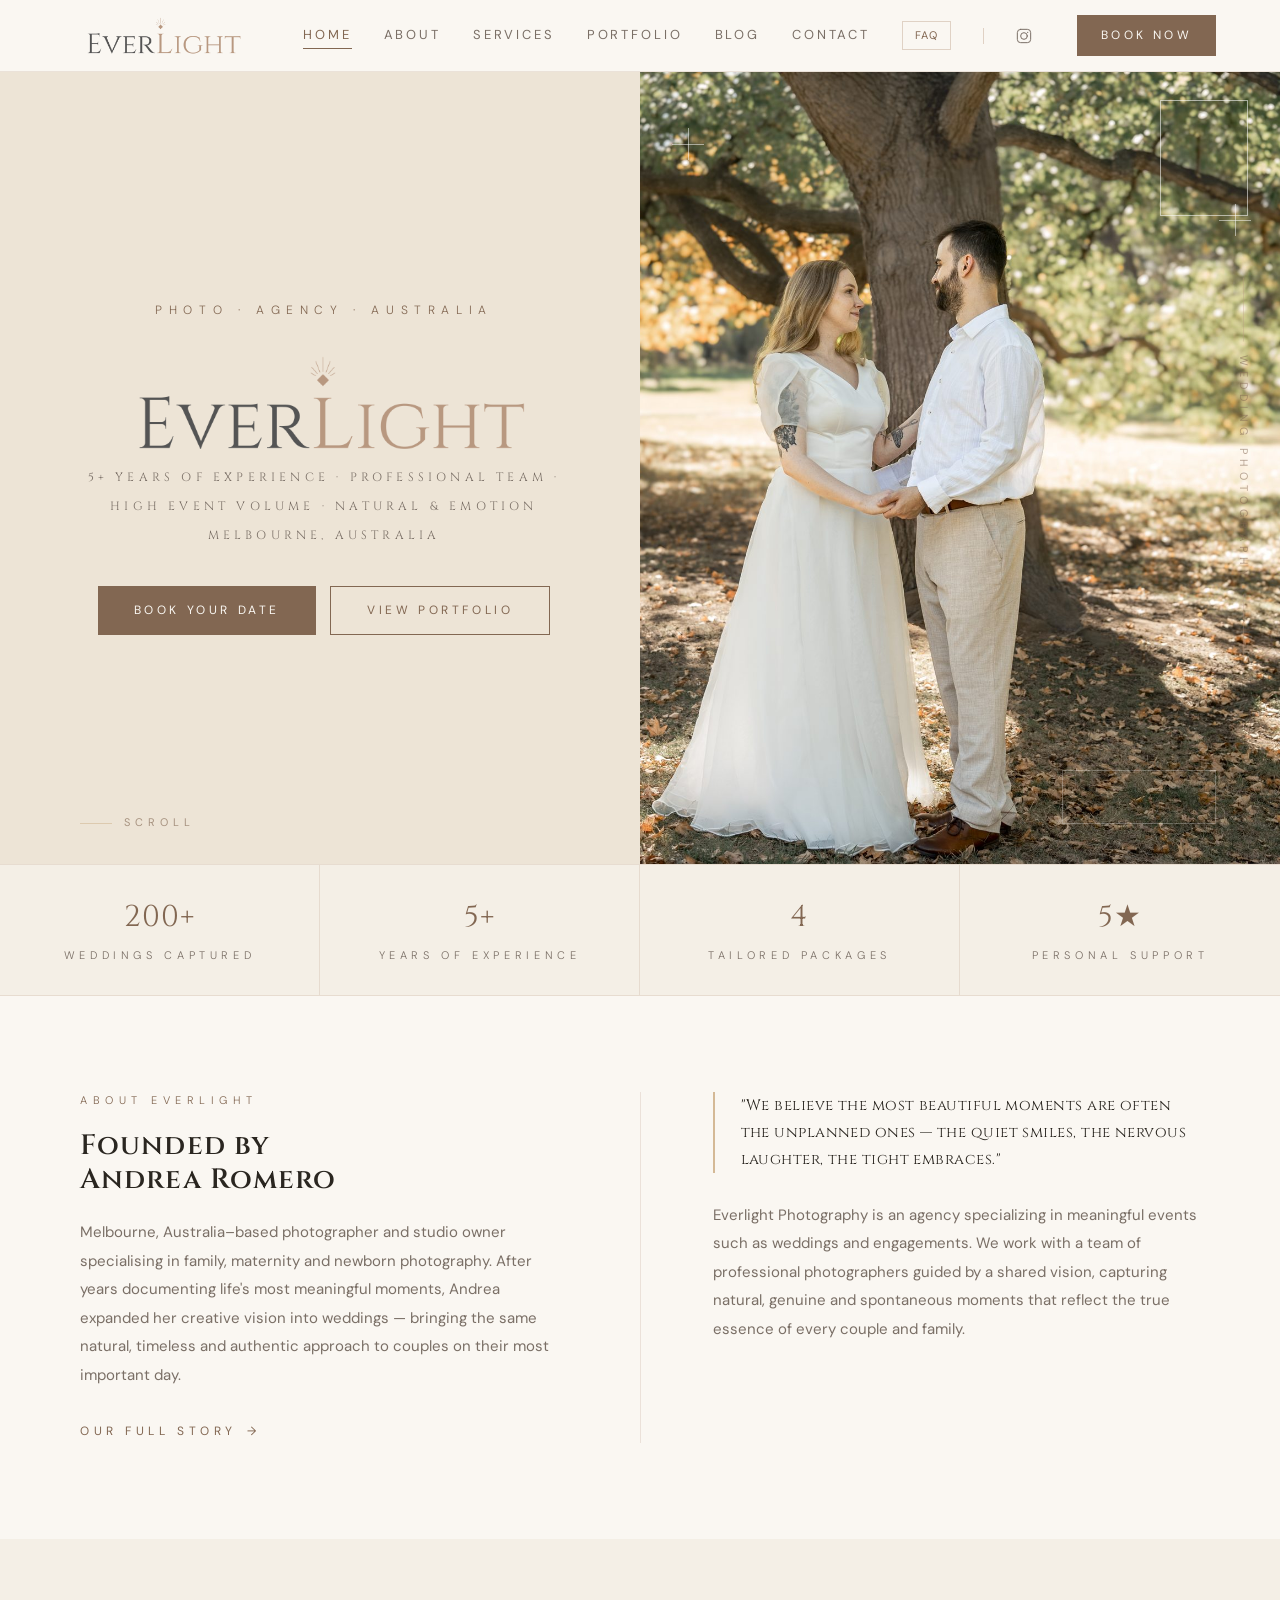
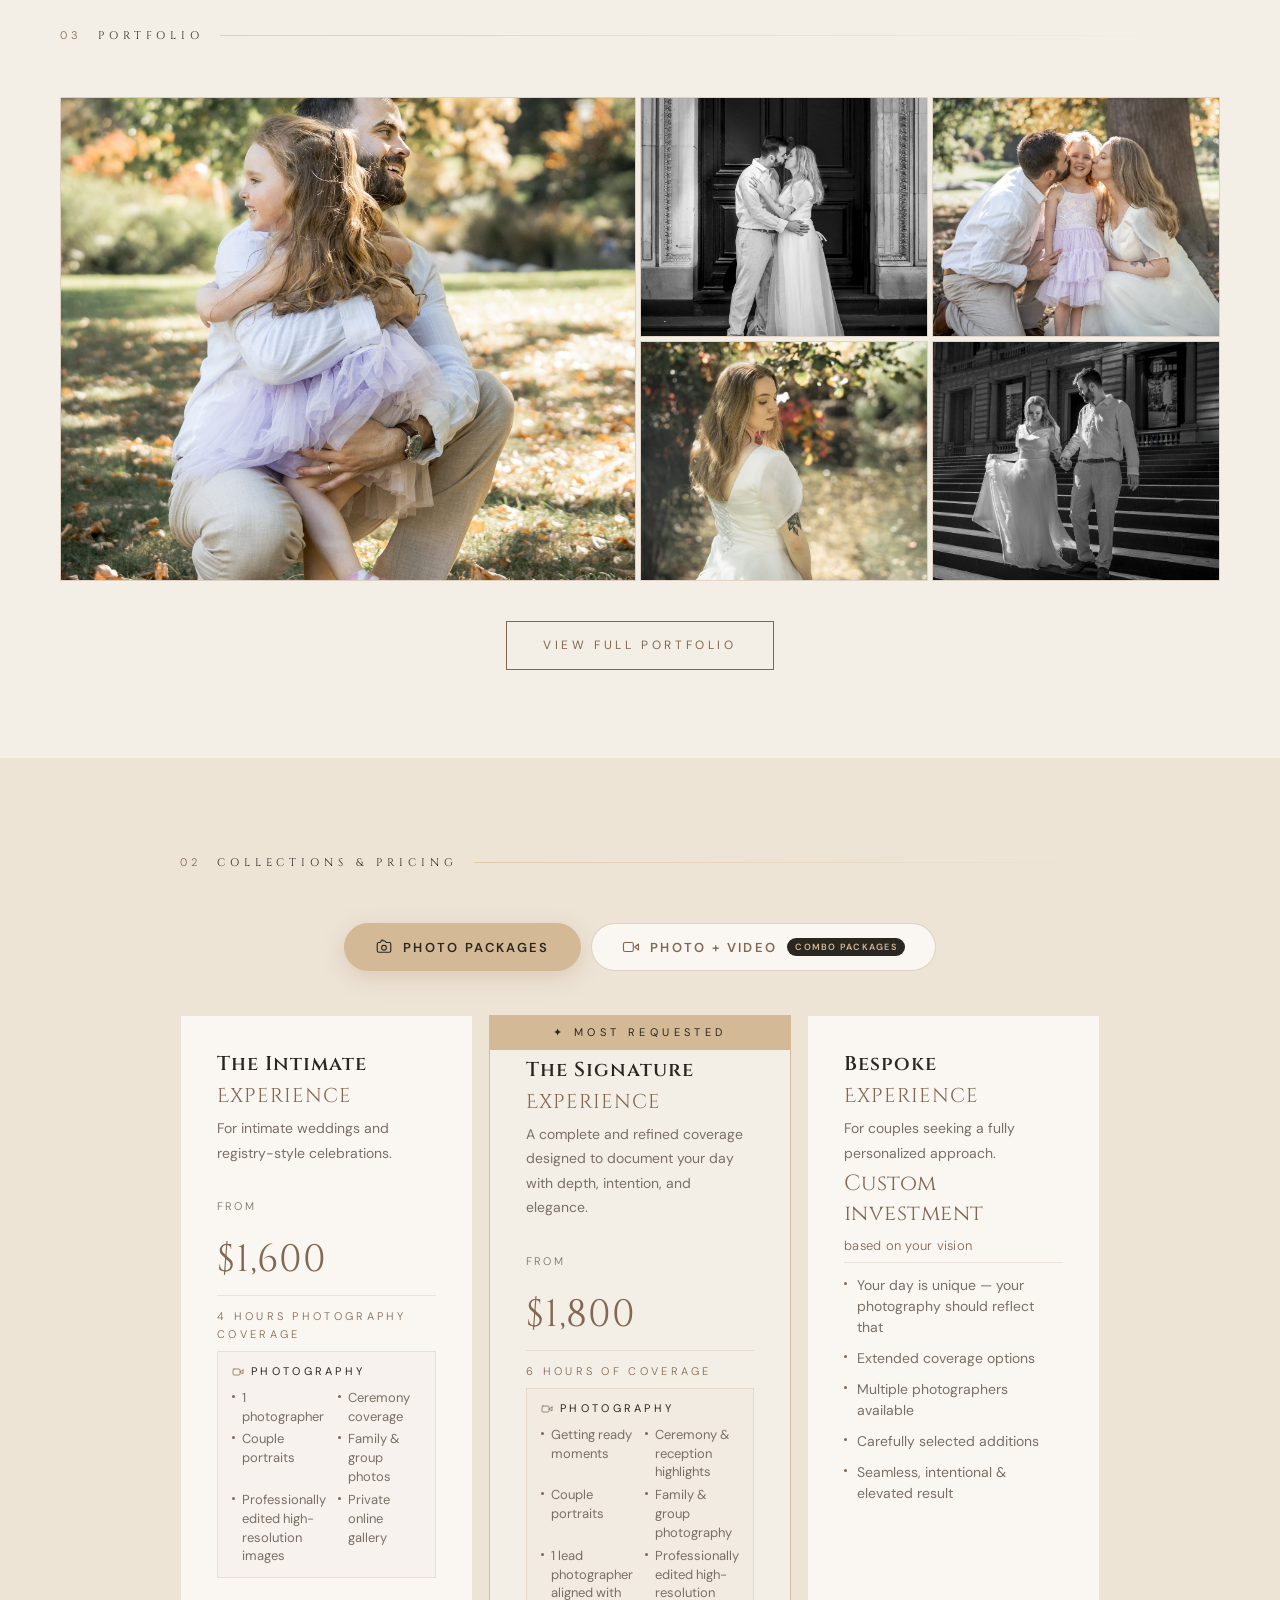
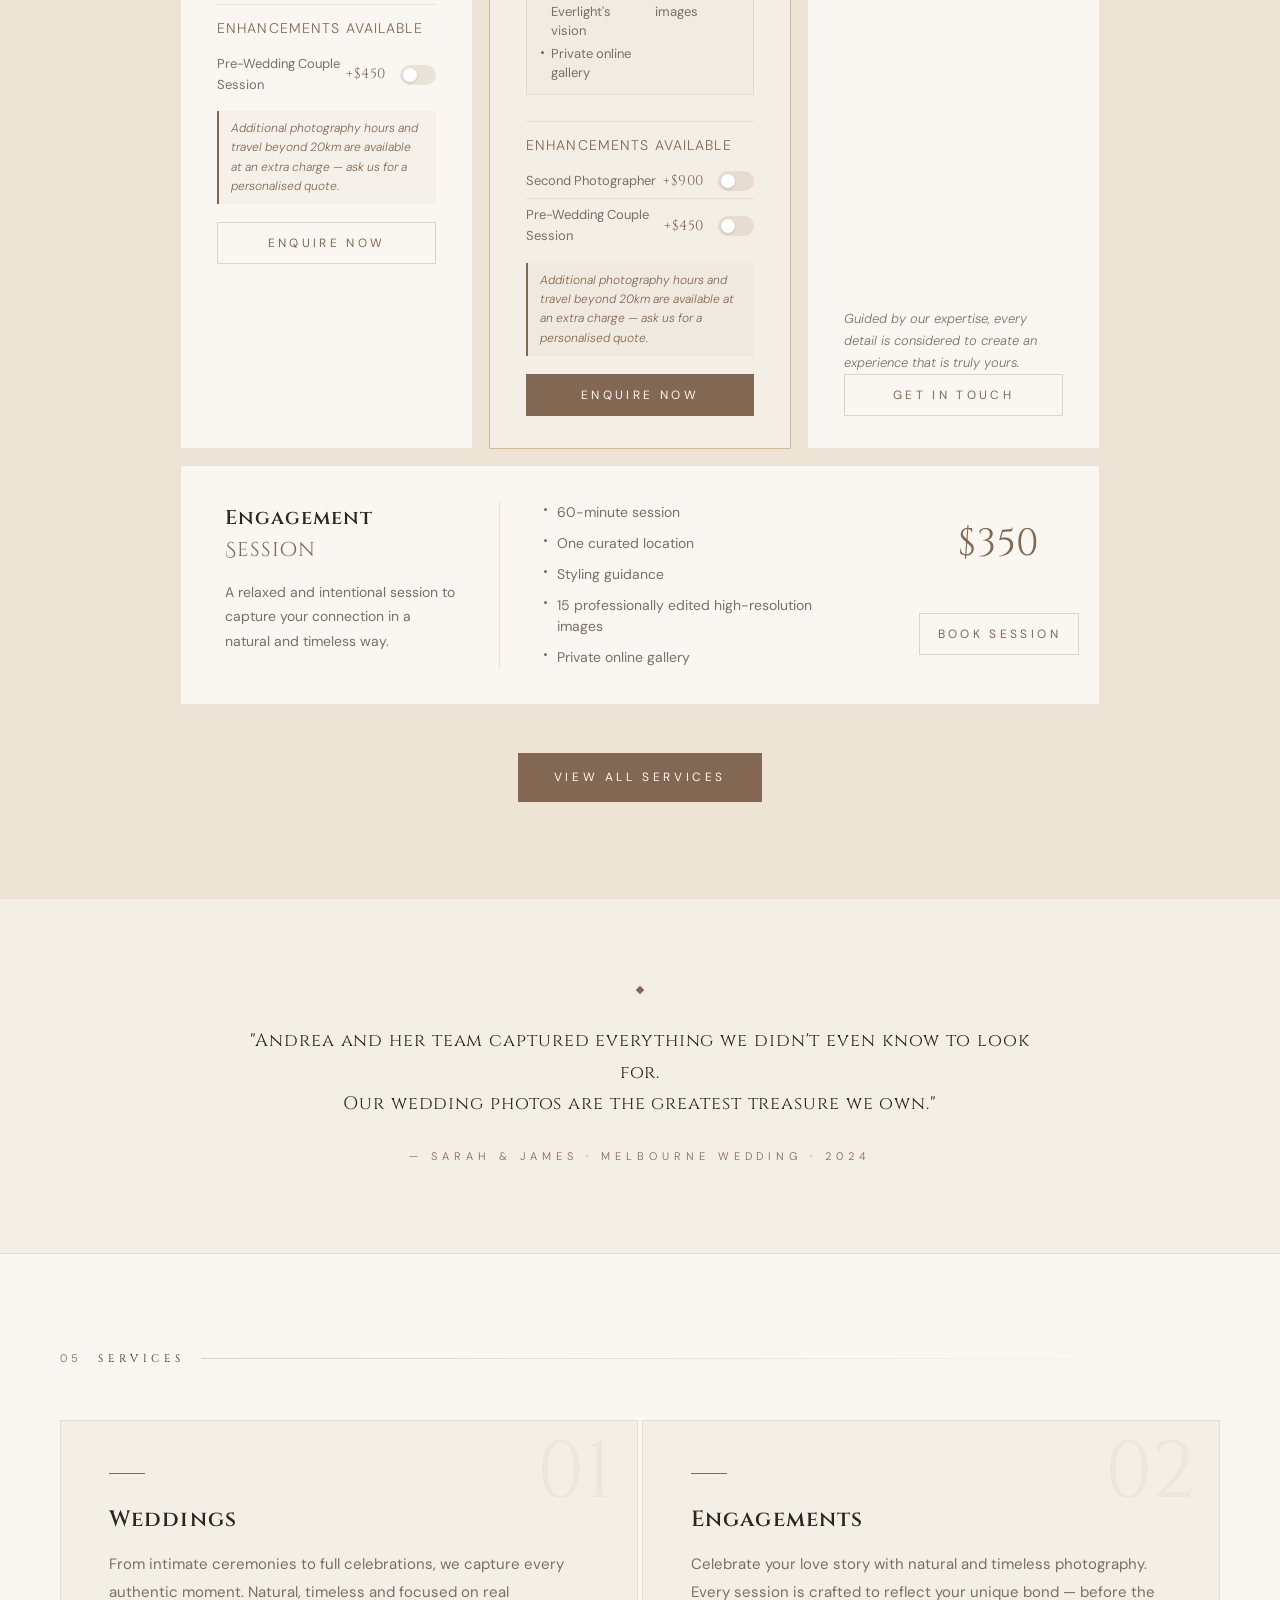
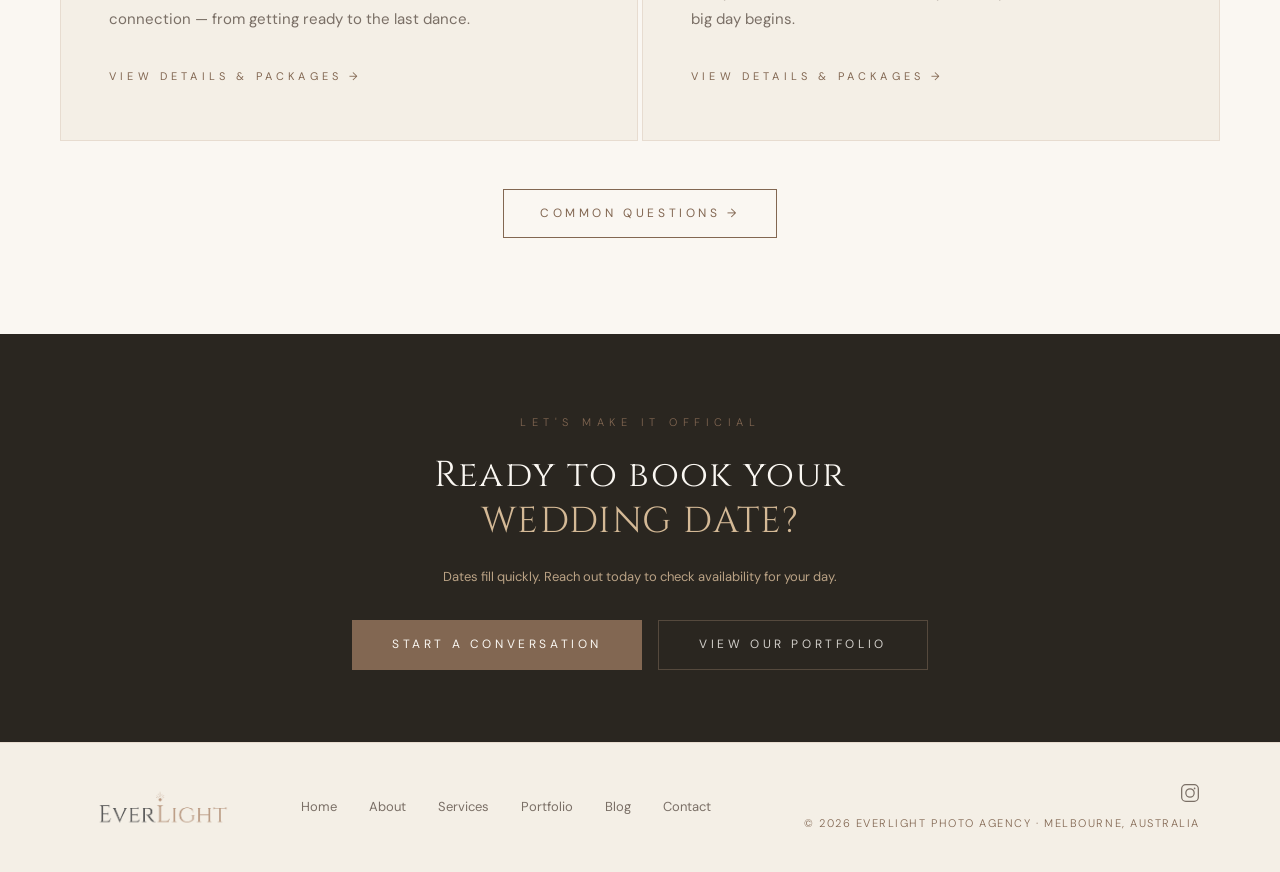
<file: index.html>
<!DOCTYPE html>
<html lang="en-AU">
<head>
  <meta charset="UTF-8">
  <meta name="viewport" content="width=device-width, initial-scale=1.0">
  <title>Everlight Photo Agency — Luxury Wedding Photography · Melbourne</title>
  <meta name="description" content="Luxury wedding photography in Melbourne, Australia by Everlight Photo Agency. Timeless, natural and emotional — capturing your day exactly as it was. Book your date today.">

  <!-- Canonical -->
  <link rel="canonical" href="https://everlightphotoagency.com/">

  <!-- Open Graph -->
  <meta property="og:type"        content="website">
  <meta property="og:url"         content="https://everlightphotoagency.com/">
  <meta property="og:title"       content="Everlight Photo Agency — Luxury Wedding Photography · Melbourne">
  <meta property="og:description" content="Timeless, emotional and natural wedding photography across Melbourne, Sydney and Byron Bay. Book your date with Everlight Photo Agency.">
  <meta property="og:image"       content="https://everlightphotoagency.com/images/hero-wedding.jpg">
  <meta property="og:locale"      content="en_AU">
  <meta property="og:site_name"   content="Everlight Photo Agency">

  <!-- Twitter Card -->
  <meta name="twitter:card"        content="summary_large_image">
  <meta name="twitter:title"       content="Everlight Photo Agency — Luxury Wedding Photography · Melbourne">
  <meta name="twitter:description" content="Timeless, emotional and natural wedding photography across Melbourne, Sydney and Byron Bay.">
  <meta name="twitter:image"       content="https://everlightphotoagency.com/images/hero-wedding.jpg">

  <!-- Favicon -->
  <link rel="icon" type="image/x-icon"  href="images/favicon.ico">
  <link rel="icon" type="image/png" sizes="32x32" href="images/favicon-32x32.png">
  <link rel="icon" type="image/png" sizes="16x16" href="images/favicon-16x16.png">
  <link rel="apple-touch-icon" sizes="180x180"    href="images/apple-touch-icon.png">

  <!-- Schema: LocalBusiness + Photographer -->
  <script type="application/ld+json">
  {
    "@context": "https://schema.org",
    "@type": ["LocalBusiness", "ProfessionalService"],
    "name": "Everlight Photo Agency",
    "description": "Luxury wedding photography agency based in Melbourne, Australia. Timeless, emotional and natural photography for couples who value artistry.",
    "url": "https://everlightphotoagency.com/",
    "logo": "https://everlightphotoagency.com/images/logo-dark.png",
    "image": "https://everlightphotoagency.com/images/hero-wedding.jpg",
    "address": {
      "@type": "PostalAddress",
      "addressLocality": "Melbourne",
      "addressRegion": "VIC",
      "addressCountry": "AU"
    },
    "areaServed": [
      { "@type": "City", "name": "Melbourne" },
      { "@type": "City", "name": "Sydney" },
      { "@type": "City", "name": "Byron Bay" },
      { "@type": "City", "name": "Yarra Valley" }
    ],
    "priceRange": "$$",
    "sameAs": [
      "https://www.instagram.com/andrearlphotography"
    ],
    "telephone": "+61410656899",
    "email": "info@everlightphotoagency.com",
    "founder": {
      "@type": "Person",
      "name": "Andrea Romero"
    }
  }
  </script>

  <link rel="stylesheet" href="css/style.css">
  <style>
    /* Page-specific micro adjustments */
    .hero-photo-side { background: var(--linen); }
  </style>
  <!-- Google tag (gtag.js) -->
  <script async src="https://www.googletagmanager.com/gtag/js?id=G-6B0KJ8SQY6"></script>
  <script>
    window.dataLayer = window.dataLayer || [];
    function gtag(){dataLayer.push(arguments);}
    gtag('js', new Date());
    gtag('config', 'G-6B0KJ8SQY6');
  </script>
</head>
<body>

  <!-- NAVBAR -->
  <nav class="navbar" id="navbar">
    <a href="index.html" class="logo-wrap">
      <img src="images/logo-light.png" alt="Everlight Photo Agency" class="navbar-logo">
    </a>
    <div class="nav-links">
      <a href="index.html"     class="nav-link active">Home</a>
      <a href="about.html"     class="nav-link">About</a>
      <a href="services.html"  class="nav-link">Services</a>
      <a href="portfolio.html" class="nav-link">Portfolio</a>
      <a href="blog.html"      class="nav-link">Blog</a>
      <a href="contact.html"   class="nav-link">Contact</a>
      <a href="services.html#common-questions" class="nav-link nav-link-faq">FAQ</a>
      <div class="nav-social-divider"></div>
      <a href="https://www.instagram.com/andrearlphotography" class="nav-ig-link" target="_blank" aria-label="Instagram">
        <svg width="16" height="16" viewBox="0 0 24 24" fill="none" stroke="currentColor" stroke-width="1.5" stroke-linecap="round" stroke-linejoin="round">
          <rect x="2" y="2" width="20" height="20" rx="5"/>
          <circle cx="12" cy="12" r="5"/>
          <circle cx="17.5" cy="6.5" r="1" fill="currentColor" stroke="none"/>
        </svg>
      </a>
    </div>
    <a href="contact.html" class="nav-cta">Book Now</a>
    <button class="nav-hamburger" id="nav-hamburger" aria-label="Open menu">
      <span></span><span></span><span></span>
    </button>
  </nav>

  <!-- ════════════════════════════════════════════
       HERO — Split layout
  ════════════════════════════════════════════ -->
  <section class="hero">
    <!-- Left: content -->
    <div class="hero-content-side">
      <div class="hero-inner">
        <p class="hero-eyebrow">Photo · Agency · Australia</p>
        <h1 class="hero-heading">
          <img src="images/logo-light.png" alt="Everlight Photo Agency — Luxury Wedding Photography Melbourne">
        </h1>
        <p class="hero-tagline">
          5+ Years of Experience · Professional Team · High Event Volume · Natural & Emotion <br>
          Melbourne, Australia
        </p>
        <div class="hero-cta-row">
          <a href="contact.html"   class="btn-primary">Book Your Date</a>
          <a href="portfolio.html" class="btn-outline">View Portfolio</a>
        </div>
      </div>
      <div class="hero-scroll">
        <div class="hero-scroll-line"></div>
        <span class="hero-scroll-text">Scroll</span>
      </div>
    </div>

    <!-- Right: photo -->
    <div class="hero-photo-side">
      <img src="images/hero-wedding.jpg" alt="Everlight — Wedding Photography">
      <!-- Parallax depth ornaments -->
      <div class="plx-ornament plx-ornament--photo plx-rect" id="plx-r1" style="top:28px;right:32px;width:88px;height:116px;"></div>
      <div class="plx-ornament plx-ornament--photo plx-rect-soft" id="plx-r2" style="bottom:40px;right:64px;width:154px;height:54px;"></div>
      <div class="plx-ornament plx-ornament--photo plx-cross" id="plx-c1" style="top:148px;right:44px;"></div>
      <div class="plx-ornament plx-ornament--photo plx-cross" id="plx-c2" style="top:72px;left:48px;"></div>
      <!-- Vertical label overlay -->
      <div class="hero-aside">
        <div class="hero-aside-line"></div>
        <span class="hero-aside-text">Wedding Photography</span>
        <div class="hero-aside-line"></div>
      </div>
    </div>
  </section>


  <!-- ════════════════════════════════════════════
       STATS STRIP
  ════════════════════════════════════════════ -->
  <div class="stats-strip">
    <div class="stat-item">
      <span class="stat-num">200+</span>
      <span class="stat-label">Weddings Captured</span>
    </div>
    <div class="stat-item">
      <span class="stat-num">5+</span>
      <span class="stat-label">Years of Experience</span>
    </div>
    <div class="stat-item">
      <span class="stat-num">4</span>
      <span class="stat-label">Tailored Packages</span>
    </div>
    <div class="stat-item">
      <span class="stat-num">5★</span>
      <span class="stat-label">Personal Support</span>
    </div>
  </div>


  <!-- ════════════════════════════════════════════
       ABOUT — Andrea Romero
  ════════════════════════════════════════════ -->
  <section class="about-section">
    <!-- Left col -->
    <div>
      <span class="about-eyebrow">About Everlight</span>
      <h2 class="about-title">Founded by<br>Andrea Romero</h2>
      <p class="about-text">Melbourne, Australia–based photographer and studio owner specialising in family, maternity and newborn photography. After years documenting life's most meaningful moments, Andrea expanded her creative vision into weddings — bringing the same natural, timeless and authentic approach to couples on their most important day.</p>
      <a href="about.html" class="btn-ghost">Our Full Story <span class="arrow">→</span></a>
    </div>

    <div class="about-divider"></div>

    <!-- Right col -->
    <div>
      <div class="about-quote-block">
        <blockquote class="about-quote">"We believe the most beautiful moments are often the unplanned ones — the quiet smiles, the nervous laughter, the tight embraces."</blockquote>
      </div>
      <p class="about-body">Everlight Photography is an agency specializing in meaningful events such as weddings and engagements. We work with a team of professional photographers guided by a shared vision, capturing natural, genuine and spontaneous moments that reflect the true essence of every couple and family.</p>
    </div>
  </section>

  <!-- ════════════════════════════════════════════
       PORTFOLIO GALLERY
  ════════════════════════════════════════════ -->
  <section class="gallery-section">
    <div class="section-eyebrow">
      <span class="eyebrow-num">03</span>
      <span class="eyebrow-title">Portfolio</span>
      <div class="eyebrow-line"></div>
    </div>

    <div class="gallery-grid">
      <!-- Cell 1 — tall (span 2 rows) · imagen vertical recomendada -->
      <div class="gallery-cell">
        <img src="images/_RAF5745.jpg" alt="Wedding ceremony photography Melbourne — Everlight Photo Agency" loading="lazy">
        <span class="gallery-cell-label">Ceremony · Melbourne</span>
      </div>
      <!-- Cell 2 -->
      <div class="gallery-cell">
        <img src="images/_RAF5943-Edit.jpg" alt="Bride portrait wedding photography Byron Bay" loading="lazy">
        <span class="gallery-cell-label">Portrait · Byron Bay</span>
      </div>
      <!-- Cell 3 -->
      <div class="gallery-cell">
        <img src="images/gallery-03.jpg" alt="Wedding reception photography Sydney — Everlight" loading="lazy">
        <span class="gallery-cell-label">Reception · Sydney</span>
      </div>
      <!-- Cell 4 -->
      <div class="gallery-cell">
        <img src="images/_RAF5533-Edit.jpg" alt="Engagement session photography Yarra Valley" loading="lazy">
        <span class="gallery-cell-label">Engagement · Yarra Valley</span>
      </div>
      <!-- Cell 5 -->
      <div class="gallery-cell">
        <img src="images/gallery-05.jpg" alt="Wedding detail photography Melbourne — rings and flowers" loading="lazy">
        <span class="gallery-cell-label">Details · Melbourne</span>
      </div>
    </div>

    <div class="gallery-cta">
      <a href="portfolio.html" class="btn-outline">View Full Portfolio</a>
    </div>
  </section>

  <!-- PACKAGES PREVIEW -->
  <section class="packages-section">
    <div class="section-eyebrow">
      <span class="eyebrow-num">02</span>
      <span class="eyebrow-title">Collections &amp; Pricing</span>
      <div class="eyebrow-line"></div>
    </div>

    <!-- Collection tabs: Photo Packages · Photo + Video Combos -->
    <div class="collection-tabs" role="tablist" aria-label="Collection type">
      <button class="collection-tab is-active" id="tab-btn-photo" role="tab" aria-selected="true" aria-controls="tab-photo" data-tab="photo">
        <svg class="collection-tab-icon" viewBox="0 0 24 24" stroke-width="1.5" stroke-linecap="round" stroke-linejoin="round"><path d="M3 8a2 2 0 0 1 2-2h2l1.2-1.6A1 1 0 0 1 11 4h2a1 1 0 0 1 .8.4L15 6h4a2 2 0 0 1 2 2v9a2 2 0 0 1-2 2H5a2 2 0 0 1-2-2V8z"/><circle cx="12" cy="13" r="3.2"/></svg>
        <span class="collection-tab-text">Photo Packages</span>
      </button>
      <button class="collection-tab" id="tab-btn-combo" role="tab" aria-selected="false" aria-controls="tab-combo" data-tab="combo">
        <svg class="collection-tab-icon" viewBox="0 0 24 24" stroke-width="1.5" stroke-linecap="round" stroke-linejoin="round"><rect x="2" y="6" width="13" height="12" rx="2"/><path d="M22 8l-5 4 5 4V8z"/></svg>
        <span class="collection-tab-text">Photo + Video</span>
        <span class="collection-tab-flag">Combo Packages</span>
      </button>
    </div>

    <!-- PANEL: Photo Packages -->
    <div class="tab-panel" id="tab-photo" role="tabpanel" aria-labelledby="tab-btn-photo">
    <div class="packages-grid">

      <!-- 01 · The Intimate Experience -->
      <div class="pkg-card" id="home-pkg-intimate" data-base="1600">
        <h3 class="pkg-name">The Intimate <em>Experience</em></h3>
        <p class="pkg-desc">For intimate weddings and registry-style celebrations.</p>
        <div class="pkg-price">
          <span class="pkg-price-from" id="home-intimate-label">From</span><br>
          <span id="home-intimate-price">$1,600</span>
        </div>
        <div class="pkg-divider"></div>
        <p class="pkg-coverage-hours">4 hours photography coverage</p>
        <div class="pkg-coverage">
          <div class="pkg-coverage-col">
            <p class="pkg-coverage-heading">
              <svg viewBox="0 0 24 24" stroke-width="1.5" stroke-linecap="round" stroke-linejoin="round"><rect x="2" y="6" width="14" height="12" rx="2"/><path d="M22 8l-6 4 6 4V8z"/></svg>
              Photography
            </p>
            <ul class="pkg-coverage-list">
              <li>1 photographer</li>
              <li>Ceremony coverage</li>
              <li>Couple portraits</li>
              <li>Family &amp; group photos</li>
              <li>Professionally edited high-resolution images</li>
              <li>Private online gallery</li>
            </ul>
          </div>
        </div>
        <div class="pkg-addons">
          <p class="pkg-addons-title">Enhancements Available</p>
          <label class="pkg-toggle" for="home-intimate-couple">
            <span class="toggle-label">
              <span class="toggle-name">Pre-Wedding Couple Session</span>
              <span class="toggle-price">+$450</span>
            </span>
            <input type="checkbox" id="home-intimate-couple" data-pkg="home-intimate" data-price="450">
            <span class="toggle-track"></span>
          </label>
          <p class="pkg-extras-note">Additional photography hours and travel beyond 20km are available at an extra charge — ask us for a personalised quote.</p>
        </div>
        <button class="pkg-cta" onclick="enquireNow('home-pkg-intimate', 'The Intimate Experience')">Enquire Now</button>
      </div>

      <!-- 02 · The Signature Experience (Most Requested) -->
      <div class="pkg-card featured" id="home-pkg-signature" data-base="1800">
        <span class="pkg-featured-tag">✦ Most Requested</span>
        <h3 class="pkg-name">The Signature <em>Experience</em></h3>
        <p class="pkg-desc">A complete and refined coverage designed to document your day with depth, intention, and elegance.</p>
        <div class="pkg-price">
          <span class="pkg-price-from" id="home-signature-label">From</span><br>
          <span id="home-signature-price">$1,800</span>
        </div>
        <div class="pkg-divider"></div>
        <p class="pkg-coverage-hours">6 hours of coverage</p>
        <div class="pkg-coverage">
          <div class="pkg-coverage-col">
            <p class="pkg-coverage-heading">
              <svg viewBox="0 0 24 24" stroke-width="1.5" stroke-linecap="round" stroke-linejoin="round"><rect x="2" y="6" width="14" height="12" rx="2"/><path d="M22 8l-6 4 6 4V8z"/></svg>
              Photography
            </p>
            <ul class="pkg-coverage-list">
              <li>Getting ready moments</li>
              <li>Ceremony &amp; reception highlights</li>
              <li>Couple portraits</li>
              <li>Family &amp; group photography</li>
              <li>1 lead photographer aligned with Everlight's vision</li>
              <li>Professionally edited high-resolution images</li>
              <li>Private online gallery</li>
            </ul>
          </div>
        </div>
        <div class="pkg-addons">
          <p class="pkg-addons-title">Enhancements Available</p>
          <label class="pkg-toggle" for="home-signature-2nd">
            <span class="toggle-label">
              <span class="toggle-name">Second Photographer</span>
              <span class="toggle-price">+$900</span>
            </span>
            <input type="checkbox" id="home-signature-2nd" data-pkg="home-signature" data-price="900">
            <span class="toggle-track"></span>
          </label>
          <label class="pkg-toggle" for="home-signature-couple">
            <span class="toggle-label">
              <span class="toggle-name">Pre-Wedding Couple Session</span>
              <span class="toggle-price">+$450</span>
            </span>
            <input type="checkbox" id="home-signature-couple" data-pkg="home-signature" data-price="450">
            <span class="toggle-track"></span>
          </label>
          <p class="pkg-extras-note">Additional photography hours and travel beyond 20km are available at an extra charge — ask us for a personalised quote.</p>
        </div>
        <button class="pkg-cta" onclick="enquireNow('home-pkg-signature', 'The Signature Experience')">Enquire Now</button>
      </div>

      <!-- 03 · Bespoke Experience -->
      <div class="pkg-card">
        <h3 class="pkg-name">Bespoke <em>Experience</em></h3>
        <p class="pkg-desc">For couples seeking a fully personalized approach.</p>
        <div class="pkg-price pkg-price-custom">Custom investment<br><span class="pkg-price-vision">based on your vision</span></div>
        <div class="pkg-divider"></div>
        <ul class="pkg-features">
          <li><div class="pkg-dot"></div>Your day is unique — your photography should reflect that</li>
          <li><div class="pkg-dot"></div>Extended coverage options</li>
          <li><div class="pkg-dot"></div>Multiple photographers available</li>
          <li><div class="pkg-dot"></div>Carefully selected additions</li>
          <li><div class="pkg-dot"></div>Seamless, intentional &amp; elevated result</li>
        </ul>
        <p class="pkg-bespoke-note">Guided by our expertise, every detail is considered to create an experience that is truly yours.</p>
        <button class="pkg-cta" onclick="enquireNow(null, 'Bespoke Experience')" style="margin-top:auto">Get in Touch</button>
      </div>

    </div>
    </div><!-- /tab-photo -->

    <!-- PANEL: Photo + Video Combos -->
    <div class="tab-panel is-hidden" id="tab-combo" role="tabpanel" aria-labelledby="tab-btn-combo">
    <div class="combo-intro">
      <h3 class="combo-intro-title">Combo <em>Packages</em></h3>
    </div>
    <div class="packages-grid packages-grid--combo">

      <!-- Combo 01 · The Intimate Experience -->
      <div class="pkg-card" id="home-pkg-combo-intimate" data-base="3100">
        <h3 class="pkg-name">The Intimate <em>Experience</em></h3>
        <p class="pkg-desc">For intimate weddings and registry-style celebrations.</p>
        <div class="pkg-price">
          <span class="pkg-price-from" id="home-combo-intimate-label">From</span><br>
          <span id="home-combo-intimate-price">$3,100</span>
          <span class="pkg-price-vision">AUD</span>
        </div>
        <div class="pkg-divider"></div>
        <p class="pkg-coverage-hours">4 hours coverage</p>
        <div class="pkg-coverage">
          <div class="pkg-coverage-col">
            <p class="pkg-coverage-heading">
              <svg viewBox="0 0 24 24" stroke-width="1.5" stroke-linecap="round" stroke-linejoin="round"><rect x="2" y="6" width="14" height="12" rx="2"/><path d="M22 8l-6 4 6 4V8z"/></svg>
              Photography
            </p>
            <ul class="pkg-coverage-list">
              <li>Ceremony coverage</li>
              <li>Couple portraits</li>
              <li>Family &amp; group photography</li>
              <li>1 photographer</li>
              <li>Edited high-resolution gallery</li>
              <li>Private online delivery</li>
            </ul>
          </div>
          <div class="pkg-coverage-col">
            <p class="pkg-coverage-heading">
              <svg viewBox="0 0 24 24" stroke-width="1.5" stroke-linecap="round" stroke-linejoin="round"><rect x="2" y="4" width="20" height="16" rx="2"/><path d="M8 4v16M16 4v16M2 12h20M2 8h6M16 8h6M2 16h6M16 16h6"/></svg>
              Film
            </p>
            <ul class="pkg-coverage-list">
              <li>3–5 min cinematic highlight film</li>
              <li>Ceremony highlights edit (not full ceremony)</li>
              <li>Natural documentary-style coverage of key moments only</li>
              <li>Professional audio capture when available</li>
            </ul>
          </div>
        </div>
        <div class="pkg-addons">
          <p class="pkg-addons-title">Optional Additions</p>
          <label class="pkg-toggle" for="home-combo-intimate-couple">
            <span class="toggle-label">
              <span class="toggle-name">Couple Photo Session (Pre-Wedding 2hrs)</span>
              <span class="toggle-price">+$400</span>
            </span>
            <input type="checkbox" id="home-combo-intimate-couple" data-pkg="home-combo-intimate" data-price="400">
            <span class="toggle-track"></span>
          </label>
        </div>
        <button class="pkg-cta" onclick="enquireNow('home-pkg-combo-intimate', 'Combo — The Intimate Experience')">Enquire Now</button>
      </div>

      <!-- Combo 02 · The Signature Experience (Most Requested) -->
      <div class="pkg-card featured" id="home-pkg-combo-signature" data-base="3600">
        <span class="pkg-featured-tag">✦ Most Requested</span>
        <h3 class="pkg-name">The Signature <em>Experience</em></h3>
        <p class="pkg-desc">A complete and refined coverage designed to document your day with depth, intention, and elegance.</p>
        <div class="pkg-price">
          <span class="pkg-price-from" id="home-combo-signature-label">From</span><br>
          <span id="home-combo-signature-price">$3,600</span>
          <span class="pkg-price-vision">AUD</span>
        </div>
        <div class="pkg-divider"></div>
        <p class="pkg-coverage-hours">6 hours coverage</p>
        <div class="pkg-coverage">
          <div class="pkg-coverage-col">
            <p class="pkg-coverage-heading">
              <svg viewBox="0 0 24 24" stroke-width="1.5" stroke-linecap="round" stroke-linejoin="round"><rect x="2" y="6" width="14" height="12" rx="2"/><path d="M22 8l-6 4 6 4V8z"/></svg>
              Photography
            </p>
            <ul class="pkg-coverage-list">
              <li>Getting ready moments</li>
              <li>Ceremony coverage</li>
              <li>Reception highlights</li>
              <li>Couple portraits</li>
              <li>Family &amp; group photography</li>
            </ul>
          </div>
          <div class="pkg-coverage-col">
            <p class="pkg-coverage-heading">
              <svg viewBox="0 0 24 24" stroke-width="1.5" stroke-linecap="round" stroke-linejoin="round"><rect x="2" y="4" width="20" height="16" rx="2"/><path d="M8 4v16M16 4v16M2 12h20M2 8h6M16 8h6M2 16h6M16 16h6"/></svg>
              Film
            </p>
            <ul class="pkg-coverage-list">
              <li>5–7 min cinematic wedding film</li>
              <li>Full ceremony edit</li>
              <li>Selected speeches highlights (or full if time allows)</li>
              <li>More structured storytelling</li>
              <li>Better audio coverage &amp; pacing</li>
            </ul>
          </div>
        </div>
        <div class="pkg-addons">
          <p class="pkg-addons-title">Optional Additions</p>
          <label class="pkg-toggle" for="home-combo-signature-couple">
            <span class="toggle-label">
              <span class="toggle-name">Couple Photo Session (Pre-Wedding 2hrs)</span>
              <span class="toggle-price">+$350</span>
            </span>
            <input type="checkbox" id="home-combo-signature-couple" data-pkg="home-combo-signature" data-price="350">
            <span class="toggle-track"></span>
          </label>
        </div>
        <button class="pkg-cta" onclick="enquireNow('home-pkg-combo-signature', 'Combo — The Signature Experience')">Enquire Now</button>
      </div>

    </div>
    </div><!-- /tab-combo -->

    <!-- Complementary plan: Engagement Session -->
    <div class="pkg-card-row">
      <div class="pkg-row-zone pkg-row-zone-identity">
        <h3 class="pkg-name">Engagement <em>Session</em></h3>
        <p class="pkg-desc">A relaxed and intentional session to capture your connection in a natural and timeless way.</p>
      </div>
      <div class="pkg-row-zone pkg-row-zone-features">
        <ul class="pkg-card-row-features">
          <li>60-minute session</li>
          <li>One curated location</li>
          <li>Styling guidance</li>
          <li>15 professionally edited high-resolution images</li>
          <li>Private online gallery</li>
        </ul>
      </div>
      <div class="pkg-row-zone pkg-row-zone-action">
        <div class="pkg-price">$350</div>
        <button class="pkg-cta" onclick="enquireNow(null, 'Engagement Session', 350)" style="width:160px">Book Session</button>
      </div>
    </div>

    <div class="pkg-pricing-cta">
      <a href="services.html" class="btn-primary">View All Services</a>
    </div>
  </section>

    <!-- ════════════════════════════════════════════
       TESTIMONIAL
  ════════════════════════════════════════════ -->
  <section class="testimonial-section">
    <div class="testi-diamond"></div>
    <blockquote class="testi-quote">
      "Andrea and her team captured everything we didn't even know to look for.<br>
      Our wedding photos are the greatest treasure we own."
    </blockquote>
    <p class="testi-attr">— Sarah &amp; James · Melbourne Wedding · 2024</p>
  </section>


  <!-- ════════════════════════════════════════════
       SERVICES
  ════════════════════════════════════════════ -->
  <section class="services-section">
    <div class="section-eyebrow">
      <span class="eyebrow-num">05</span>
      <span class="eyebrow-title">Services</span>
      <div class="eyebrow-line"></div>
    </div>

    <div class="services-grid">
      <div class="service-card">
        <span class="service-num">01</span>
        <div class="service-bar"></div>
        <h3 class="service-title">Weddings</h3>
        <p class="service-desc">From intimate ceremonies to full celebrations, we capture every authentic moment. Natural, timeless and focused on real connection — from getting ready to the last dance.</p>
        <a href="services.html" class="service-link">View Details &amp; Packages →</a>
      </div>
      <div class="service-card">
        <span class="service-num">02</span>
        <div class="service-bar"></div>
        <h3 class="service-title">Engagements</h3>
        <p class="service-desc">Celebrate your love story with natural and timeless photography. Every session is crafted to reflect your unique bond — before the big day begins.</p>
        <a href="services.html" class="service-link">View Details &amp; Packages →</a>
      </div>
    </div>
    <div style="text-align:center;margin-top:48px;">
      <a href="services.html#common-questions" class="btn-outline">Common Questions →</a>
    </div>
  </section>


  <!-- FOOTER -->
  <footer class="footer">
    <div class="footer-cta-band">
      <span class="footer-cta-label">Let's Make It Official</span>
      <h2 class="footer-cta-title">Ready to book your<br><em>wedding date?</em></h2>
      <p class="footer-cta-sub">Dates fill quickly. Reach out today to check availability for your day.</p>
      <div class="footer-cta-btns">
        <a href="contact.html" class="btn-primary-dark">Start a Conversation</a>
        <a href="portfolio.html" class="btn-outline-dark">View Our Portfolio</a>
      </div>
    </div>
    <div class="footer-nav-band">
      <div class="footer-nav-inner">
        <div class="footer-nav-brand">
          <a href="index.html"><img src="images/logo-dark.png" alt="Everlight Photo Agency" class="footer-logo"></a>
        </div>
        <nav class="footer-nav-links">
          <a href="index.html">Home</a>
          <a href="about.html">About</a>
          <a href="services.html">Services</a>
          <a href="portfolio.html">Portfolio</a>
          <a href="blog.html">Blog</a>
          <a href="contact.html">Contact</a>
        </nav>
        <div class="footer-nav-right">
          <a href="https://www.instagram.com/andrearlphotography" class="footer-ig-icon" target="_blank" aria-label="Instagram">
            <svg width="20" height="20" viewBox="0 0 24 24" fill="none" stroke="currentColor" stroke-width="1.5" stroke-linecap="round" stroke-linejoin="round">
              <rect x="2" y="2" width="20" height="20" rx="5"/>
              <circle cx="12" cy="12" r="5"/>
              <circle cx="17.5" cy="6.5" r="1" fill="currentColor" stroke="none"/>
            </svg>
          </a>
          <p class="footer-nav-copy">© 2026 Everlight Photo Agency · Melbourne, Australia</p>
        </div>
      </div>
    </div>
  </footer>

  <!-- Mobile nav overlay -->
  <div class="mobile-nav-overlay" id="mobile-nav-overlay">
    <div class="overlay-header">
      <a href="index.html" class="logo-wrap">
        <img src="images/logo-light.png" alt="Everlight Photo Agency" class="overlay-logo-img">
      </a>
      <button class="overlay-close" id="overlay-close" aria-label="Close menu">
        <svg width="14" height="14" viewBox="0 0 24 24" fill="none" stroke="rgba(212,196,176,0.8)" stroke-width="1.5" stroke-linecap="round" stroke-linejoin="round">
          <line x1="18" y1="6" x2="6" y2="18"/>
          <line x1="6" y1="6" x2="18" y2="18"/>
        </svg>
      </button>
    </div>
    <nav class="overlay-nav-links">
      <a href="index.html"     class="overlay-nav-link">Home</a>
      <a href="about.html"     class="overlay-nav-link">About</a>
      <a href="services.html"  class="overlay-nav-link">Services</a>
      <a href="portfolio.html" class="overlay-nav-link">Portfolio</a>
      <a href="blog.html"      class="overlay-nav-link">Blog</a>
      <a href="contact.html"   class="overlay-nav-link">Contact</a>
      <a href="services.html#common-questions" class="overlay-nav-link overlay-nav-link-faq">FAQ</a>
    </nav>
    <div class="overlay-footer">
      <a href="https://www.instagram.com/andrearlphotography" class="overlay-ig" target="_blank" aria-label="Instagram">
        <svg width="16" height="16" viewBox="0 0 24 24" fill="none" stroke="currentColor" stroke-width="1.5" stroke-linecap="round" stroke-linejoin="round">
          <rect x="2" y="2" width="20" height="20" rx="5"/>
          <circle cx="12" cy="12" r="5"/>
          <circle cx="17.5" cy="6.5" r="1" fill="currentColor" stroke="none"/>
        </svg>
        @andrearlphotography
      </a>
      <a href="contact.html" class="overlay-book-btn">Book Now</a>
    </div>
  </div>

  <script>
    // ── Enquire Now — reads current card state and redirects with URL params ──
    function enquireNow(cardId, planName, fixedPrice) {
      let price = fixedPrice || null;
      const enhancements = [];

      if (cardId) {
        const el = document.getElementById(cardId);
        if (el) {
          price = parseInt(el.dataset.base, 10);
          el.querySelectorAll('input[type="checkbox"]').forEach(cb => {
            if (cb.checked) {
              price += parseInt(cb.dataset.price, 10);
              const label = cb.closest('.pkg-toggle').querySelector('.toggle-name');
              enhancements.push((label ? label.textContent.trim() : '') + ':' + cb.dataset.price);
            }
          });
        }
      }

      const p = new URLSearchParams({ plan: planName });
      if (price)               p.set('price', price);
      if (enhancements.length) p.set('enhancements', enhancements.join('|'));
      window.location.href = 'enquire.html?' + p.toString();
    }

    // Dynamic pricing for add-on toggles
    function updatePackagePrice(pkg) {
      const card  = document.getElementById('home-pkg-' + pkg.replace('home-', ''));
      const base  = parseInt(card.dataset.base, 10);
      const boxes = card.querySelectorAll('input[type="checkbox"]');
      let extras  = 0;
      boxes.forEach(cb => { if (cb.checked) extras += parseInt(cb.dataset.price, 10); });
      const total = base + extras;
      document.getElementById(pkg + '-price').textContent = '$' + total.toLocaleString();
      const label = document.getElementById(pkg + '-label');
      label.style.visibility = extras > 0 ? 'hidden' : 'visible';
    }
    document.querySelectorAll('.pkg-toggle input[type="checkbox"]').forEach(cb => {
      cb.addEventListener('change', () => updatePackagePrice(cb.dataset.pkg));
    });

    // Collection tabs — Photo Packages / Photo + Video Combos
    (function () {
      const tabs = document.querySelectorAll('.collection-tab');
      function activate(name) {
        tabs.forEach(function (t) {
          const on = t.dataset.tab === name;
          t.classList.toggle('is-active', on);
          t.setAttribute('aria-selected', on ? 'true' : 'false');
        });
        document.getElementById('tab-photo').classList.toggle('is-hidden', name !== 'photo');
        document.getElementById('tab-combo').classList.toggle('is-hidden', name !== 'combo');
      }
      tabs.forEach(function (t) {
        t.addEventListener('click', function () { activate(t.dataset.tab); });
      });
    })();

    // ── Travel toggle — show/hide informative note ──
    document.querySelectorAll('.travel-toggle').forEach(function(cb) {
      cb.addEventListener('change', function() {
        var note = this.closest('.pkg-addons').querySelector('.travel-note');
        if (note) note.classList.toggle('visible', this.checked);
      });
    });

    // Sticky navbar shadow on scroll
    const nav = document.getElementById('navbar');
    window.addEventListener('scroll', () => {
      nav.classList.toggle('scrolled', window.scrollY > 20);
    });

    // Parallax hero depth ornaments
    (function () {
      const layers = [
        { el: document.getElementById('plx-r1'), speed: 0.40 },
        { el: document.getElementById('plx-r2'), speed: 0.62 },
        { el: document.getElementById('plx-c1'), speed: 0.55 },
        { el: document.getElementById('plx-c2'), speed: 0.32 },
      ];
      let ticking = false;
      if (window.innerWidth > 768) {
        window.addEventListener('scroll', function () {
          if (!ticking) {
            requestAnimationFrame(function () {
              const y = window.scrollY;
              layers.forEach(function (l) {
                if (l.el) l.el.style.transform = 'translateY(' + (y * l.speed) + 'px)';
              });
              ticking = false;
            });
            ticking = true;
          }
        });
      }
    })();
  
    // Mobile nav overlay
    const navHamburger = document.getElementById('nav-hamburger');
    const mobileNavOverlay = document.getElementById('mobile-nav-overlay');
    const overlayClose = document.getElementById('overlay-close');
    if (navHamburger && mobileNavOverlay) {
      navHamburger.addEventListener('click', () => {
        mobileNavOverlay.classList.add('open');
        document.body.style.overflow = 'hidden';
      });
      overlayClose.addEventListener('click', () => {
        mobileNavOverlay.classList.remove('open');
        document.body.style.overflow = '';
      });
      mobileNavOverlay.querySelectorAll('a').forEach(link => {
        link.addEventListener('click', () => {
          mobileNavOverlay.classList.remove('open');
          document.body.style.overflow = '';
        });
      });
    }
  </script>


</body>
</html>
</file>
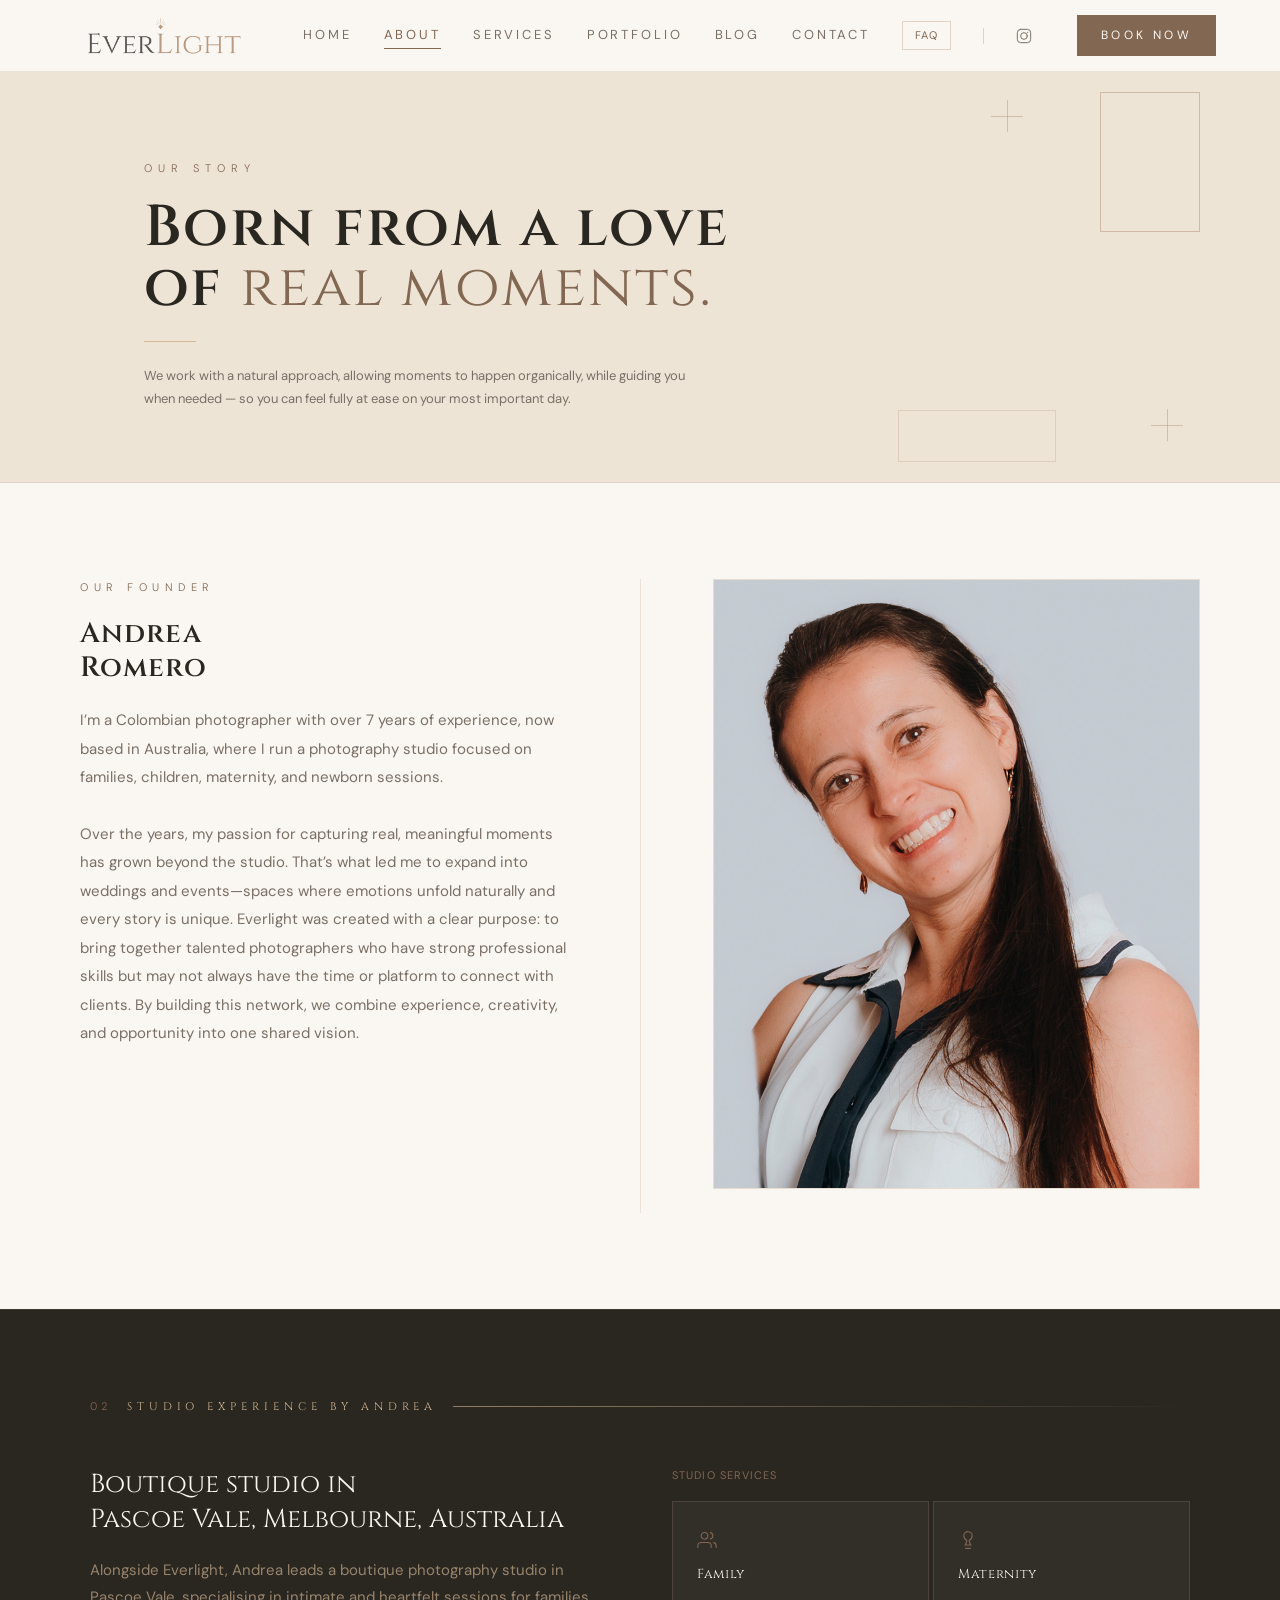
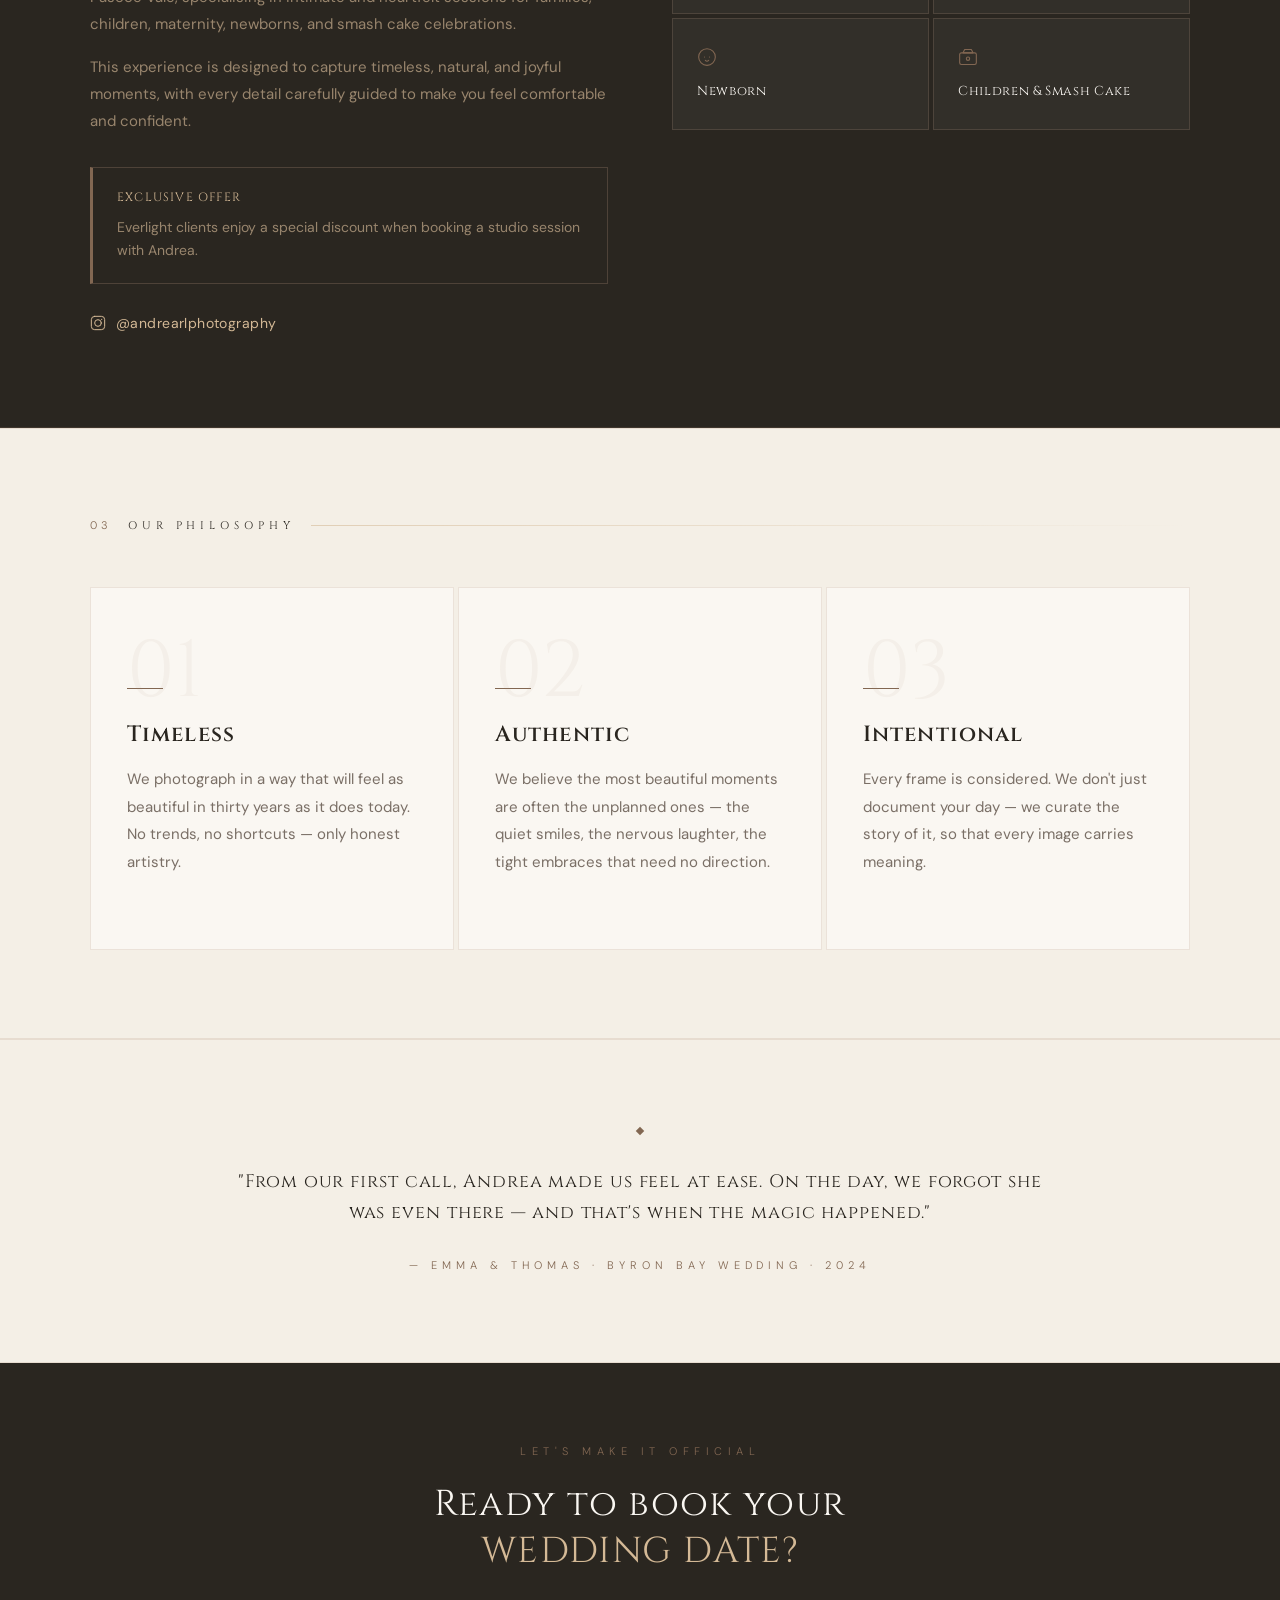
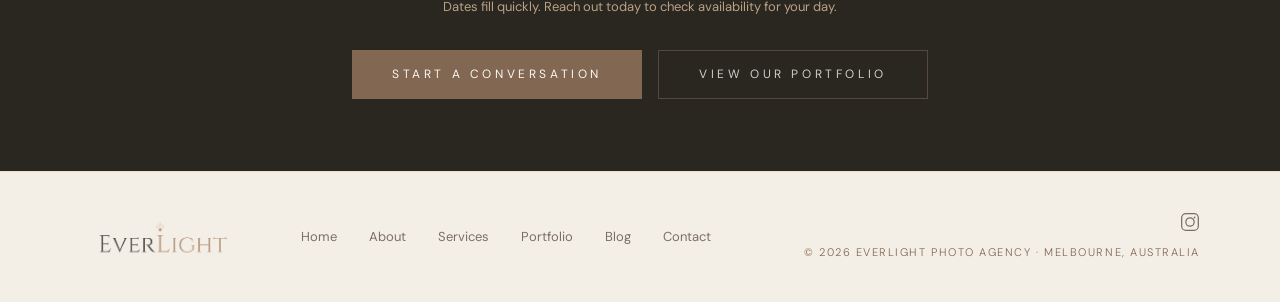
<file: about.html>
<!DOCTYPE html>
<html lang="en-AU">
<head>
  <meta charset="UTF-8">
  <meta name="viewport" content="width=device-width, initial-scale=1.0">
  <title>Andrea Romero — Melbourne Wedding Photographer | Everlight Photo Agency</title>
  <meta name="description" content="Meet Andrea Romero and the Everlight team — Melbourne, Australia wedding photographers dedicated to authentic, timeless storytelling. Discover our story and approach.">

  <!-- Canonical -->
  <link rel="canonical" href="https://everlightphotoagency.com/about.html">

  <!-- Open Graph -->
  <meta property="og:type"        content="website">
  <meta property="og:url"         content="https://everlightphotoagency.com/about.html">
  <meta property="og:title"       content="Andrea Romero — Melbourne Wedding Photographer | Everlight Photo Agency">
  <meta property="og:description" content="Meet Andrea Romero and the Everlight team — Melbourne, Australia wedding photographers dedicated to authentic, timeless storytelling. Discover our story and approach.">
  <meta property="og:image"       content="https://everlightphotoagency.com/images/andrea-romero.png">
  <meta property="og:locale"      content="en_AU">
  <meta property="og:site_name"   content="Everlight Photo Agency">

  <!-- Twitter Card -->
  <meta name="twitter:card"        content="summary_large_image">
  <meta name="twitter:title"       content="Andrea Romero — Melbourne Wedding Photographer | Everlight Photo Agency">
  <meta name="twitter:description" content="Meet the team behind Everlight. Founded by Andrea Romero, capturing timeless moments across Melbourne, Sydney and Byron Bay.">
  <meta name="twitter:image"       content="https://everlightphotoagency.com/images/andrea-romero.png">

  <!-- Favicon -->
  <link rel="icon" type="image/x-icon"  href="images/favicon.ico">
  <link rel="icon" type="image/png" sizes="32x32" href="images/favicon-32x32.png">
  <link rel="icon" type="image/png" sizes="16x16" href="images/favicon-16x16.png">
  <link rel="apple-touch-icon" sizes="180x180"    href="images/apple-touch-icon.png">

  <!-- Schema: BreadcrumbList -->
  <script type="application/ld+json">
  {
    "@context": "https://schema.org",
    "@type": "BreadcrumbList",
    "itemListElement": [
      { "@type": "ListItem", "position": 1, "name": "Home",  "item": "https://everlightphotoagency.com/" },
      { "@type": "ListItem", "position": 2, "name": "About", "item": "https://everlightphotoagency.com/about.html" }
    ]
  }
  </script>

  <!-- Schema: Person — Andrea Romero -->
  <script type="application/ld+json">
  {
    "@context": "https://schema.org",
    "@type": "Person",
    "name": "Andrea Romero",
    "jobTitle": "Wedding Photographer & Founder",
    "worksFor": {
      "@type": "Organization",
      "name": "Everlight Photo Agency",
      "url": "https://everlightphotoagency.com/"
    },
    "address": {
      "@type": "PostalAddress",
      "addressLocality": "Melbourne",
      "addressRegion": "VIC",
      "addressCountry": "AU"
    },
    "url": "https://everlightphotoagency.com/about.html",
    "image": "https://everlightphotoagency.com/images/andrea-romero.png",
    "sameAs": [
      "https://www.instagram.com/andrearlphotography"
    ]
  }
  </script>

  <link rel="stylesheet" href="css/style.css">
  <style>
    /* ── Studio Experience ── */
    .studio-exp-section {
      background: var(--dark);
      padding: 88px 80px;
      border-top: 1px solid rgba(184,152,128,0.15);
      border-bottom: 1px solid rgba(184,152,128,0.15);
    }
    .studio-exp-inner { max-width: 1100px; margin: 0 auto; }
    .studio-exp-grid {
      display: grid;
      grid-template-columns: 1fr 1fr;
      gap: 64px;
      align-items: start;
    }
    .studio-exp-title {
      font-family: 'Cinzel', serif;
      font-size: 26px;
      font-weight: 400;
      color: var(--white-linen);
      margin: 0 0 20px;
      line-height: 1.35;
    }
    .studio-exp-body {
      font-size: 15px;
      line-height: 1.8;
      color: rgba(212,185,150,0.65);
      margin: 0 0 16px;
    }
    .studio-exp-offer {
      border: 1px solid rgba(184,152,128,0.25);
      border-left: 3px solid var(--taupe);
      padding: 20px 24px;
      margin-bottom: 28px;
    }
    .studio-exp-offer-label {
      font-family: 'Cinzel', serif;
      font-size: 12px;
      letter-spacing: 0.1em;
      text-transform: uppercase;
      color: var(--champagne);
      margin: 0 0 8px;
    }
    .studio-exp-offer-text {
      font-size: 14px;
      line-height: 1.7;
      color: rgba(212,185,150,0.65);
      margin: 0;
    }
    .studio-exp-ig {
      display: inline-flex;
      align-items: center;
      gap: 10px;
      text-decoration: none;
      color: var(--champagne);
      font-size: 14px;
      letter-spacing: 0.03em;
    }
    .studio-exp-services-label {
      font-size: 11px;
      letter-spacing: 0.1em;
      text-transform: uppercase;
      color: var(--taupe);
      margin: 0 0 16px;
    }
    .studio-exp-cards {
      display: grid;
      grid-template-columns: 1fr 1fr;
      gap: 4px;
    }
    .studio-exp-card {
      background: rgba(255,255,255,0.04);
      border: 1px solid rgba(184,152,128,0.2);
      padding: 28px 24px;
    }
    .studio-exp-card svg { color: var(--taupe); margin-bottom: 14px; display: block; }
    .studio-exp-card-name {
      font-family: 'Cinzel', serif;
      font-size: 13px;
      letter-spacing: 0.05em;
      color: var(--white-linen);
      margin: 0;
    }

    /* ── Our Philosophy ── */
    .philosophy-section {
      background: var(--warm-cream);
      padding: 88px 80px;
      border-top: 1px solid var(--border);
      border-bottom: 1px solid var(--border);
    }
    .philosophy-inner { max-width: 1100px; margin: 0 auto; }
    .philosophy-grid {
      display: grid;
      grid-template-columns: repeat(3, 1fr);
      gap: 4px;
    }
    .philosophy-pillar {
      background: var(--white-linen);
      border: 1px solid var(--border);
      padding: 44px 36px;
    }
    .philosophy-num {
      font-family: 'Cinzel', serif;
      font-size: 80px;
      font-weight: 400;
      color: rgba(184,152,128,0.08);
      line-height: 1;
      margin-bottom: -24px;
    }

    /* Responsive */
    @media (max-width: 1199.98px) {
      .studio-exp-section { padding: 72px 48px; }
      .philosophy-section { padding: 72px 48px; }
    }
    @media (max-width: 991.98px) {
      .studio-exp-section { padding: 64px 40px; }
      .studio-exp-grid { grid-template-columns: 1fr; gap: 40px; }
      .studio-exp-title { font-size: 22px; }
      .studio-exp-body { font-size: 14px; }
      .philosophy-section { padding: 64px 40px; }
      .philosophy-grid { grid-template-columns: repeat(2, 1fr); }
    }
    @media (max-width: 767.98px) {
      .studio-exp-section { padding: 56px 24px; }
      .philosophy-section { padding: 56px 24px; }
      .philosophy-grid { grid-template-columns: 1fr; }
      .philosophy-pillar { padding: 32px 24px; }
      .philosophy-num { font-size: 60px; }
    }
    @media (max-width: 575.98px) {
      .studio-exp-section { padding: 40px 16px; }
      .philosophy-section { padding: 40px 16px; }
      .studio-exp-cards { grid-template-columns: 1fr 1fr; }
    }
  </style>
  <!-- Google tag (gtag.js) -->
  <script async src="https://www.googletagmanager.com/gtag/js?id=G-6B0KJ8SQY6"></script>
  <script>
    window.dataLayer = window.dataLayer || [];
    function gtag(){dataLayer.push(arguments);}
    gtag('js', new Date());
    gtag('config', 'G-6B0KJ8SQY6');
  </script>
</head>
<body>

  <!-- NAVBAR -->
  <nav class="navbar" id="navbar">
    <a href="index.html" class="logo-wrap">
      <img src="images/logo-light.png" alt="Everlight Photo Agency" class="navbar-logo">
    </a>
    <div class="nav-links">
      <a href="index.html"     class="nav-link">Home</a>
      <a href="about.html"     class="nav-link active">About</a>
      <a href="services.html"  class="nav-link">Services</a>
      <a href="portfolio.html" class="nav-link">Portfolio</a>
      <a href="blog.html"      class="nav-link">Blog</a>
      <a href="contact.html"   class="nav-link">Contact</a>
      <a href="services.html#common-questions" class="nav-link nav-link-faq">FAQ</a>
      <div class="nav-social-divider"></div>
      <a href="https://www.instagram.com/andrearlphotography" class="nav-ig-link" target="_blank" aria-label="Instagram">
        <svg width="16" height="16" viewBox="0 0 24 24" fill="none" stroke="currentColor" stroke-width="1.5" stroke-linecap="round" stroke-linejoin="round">
          <rect x="2" y="2" width="20" height="20" rx="5"/>
          <circle cx="12" cy="12" r="5"/>
          <circle cx="17.5" cy="6.5" r="1" fill="currentColor" stroke="none"/>
        </svg>
      </a>
    </div>
    <a href="contact.html" class="nav-cta">Book Now</a>
    <button class="nav-hamburger" id="nav-hamburger" aria-label="Open menu">
      <span></span><span></span><span></span>
    </button>
  </nav>

  <!-- PAGE HERO -->
  <div class="page-hero">
    <div class="container">
      <span class="page-hero-label">Our Story</span>
      <h1 class="page-hero-title">Born from a love<br>of <em>real moments.</em></h1>
      <div class="page-hero-rule"></div>
      <p class="page-hero-sub">We work with a natural approach, allowing moments to happen organically, while guiding you when needed — so you can feel fully at ease on your most important day.</p>
    </div>
    <!-- Parallax depth ornaments -->
    <div class="plx-ornament plx-rect" id="plx-r1" style="top:20px;right:80px;width:100px;height:140px;"></div>
    <div class="plx-ornament plx-rect-soft" id="plx-r2" style="bottom:20px;right:224px;width:158px;height:52px;"></div>
    <div class="plx-ornament plx-cross" id="plx-c1" style="bottom:56px;right:112px;"></div>
    <div class="plx-ornament plx-cross" id="plx-c2" style="top:44px;right:272px;"></div>
  </div>

  <!-- ABOUT — FOUNDER -->
  <section class="about-section">
    <div>
      <span class="about-eyebrow">Our Founder</span>
      <h2 class="about-title">Andrea<br>Romero</h2>
      <p class="about-text">
I’m a Colombian photographer with over 7 years of experience, now based in Australia, where I run a photography studio focused on families, children, maternity, and newborn sessions.


</p>
      <p class="about-text">        
Over the years, my passion for capturing real, meaningful moments has grown beyond the studio. That’s what led me to expand into weddings and events—spaces where emotions unfold naturally and every story is unique.
Everlight was created with a clear purpose: to bring together talented photographers who have strong professional skills but may not always have the time or platform to connect with clients. By building this network, we combine experience, creativity, and opportunity into one shared vision.</p>
    </div>

    <div class="about-divider"></div>

    <div>
      <div class="about-photo">
        <img src="images/andrea-romero.png" alt="Andrea Romero, founder of Everlight Photo Agency — Melbourne wedding photographer" loading="lazy">
      </div>
    </div>
  </section>

  <!-- STUDIO EXPERIENCE -->
  <section class="studio-exp-section">
    <div class="studio-exp-inner">
      <div class="section-eyebrow">
        <span class="eyebrow-num">02</span>
        <span class="eyebrow-title" style="color:var(--champagne);">Studio Experience by Andrea</span>
        <div class="eyebrow-line"></div>
      </div>
      <div class="studio-exp-grid">

        <!-- Left: description -->
        <div>
          <h3 class="studio-exp-title">Boutique studio in<br>Pascoe Vale, Melbourne, Australia</h3>
          <p class="studio-exp-body">Alongside Everlight, Andrea leads a boutique photography studio in Pascoe Vale, specialising in intimate and heartfelt sessions for families, children, maternity, newborns, and smash cake celebrations.</p>
          <p class="studio-exp-body" style="margin-bottom:32px;">This experience is designed to capture timeless, natural, and joyful moments, with every detail carefully guided to make you feel comfortable and confident.</p>

          <!-- Exclusive offer -->
          <div class="studio-exp-offer">
            <p class="studio-exp-offer-label">Exclusive Offer</p>
            <p class="studio-exp-offer-text">Everlight clients enjoy a special discount when booking a studio session with Andrea.</p>
          </div>

          <!-- Instagram -->
          <a href="https://www.instagram.com/andrearlphotography" target="_blank" class="studio-exp-ig">
            <svg width="16" height="16" viewBox="0 0 24 24" fill="none" stroke="currentColor" stroke-width="1.5" stroke-linecap="round" stroke-linejoin="round">
              <rect x="2" y="2" width="20" height="20" rx="5"/>
              <circle cx="12" cy="12" r="5"/>
              <circle cx="17.5" cy="6.5" r="1" fill="currentColor" stroke="none"/>
            </svg>
            @andrearlphotography
          </a>
        </div>

        <!-- Right: service cards -->
        <div>
          <p class="studio-exp-services-label">Studio Services</p>
          <div class="studio-exp-cards">

            <div class="studio-exp-card">
              <svg width="20" height="20" viewBox="0 0 24 24" fill="none" stroke="currentColor" stroke-width="1.3" stroke-linecap="round" stroke-linejoin="round">
                <path d="M17 21v-2a4 4 0 0 0-4-4H5a4 4 0 0 0-4 4v2"/>
                <circle cx="9" cy="7" r="4"/>
                <path d="M23 21v-2a4 4 0 0 0-3-3.87"/>
                <path d="M16 3.13a4 4 0 0 1 0 7.75"/>
              </svg>
              <p class="studio-exp-card-name">Family</p>
            </div>

            <div class="studio-exp-card">
              <svg width="20" height="20" viewBox="0 0 24 24" fill="none" stroke="currentColor" stroke-width="1.3" stroke-linecap="round" stroke-linejoin="round">
                <path d="M12 2a5 5 0 0 1 5 5c0 2.5-1.5 4.5-3.5 5.4V14l2 4H8.5l2-4v-1.6C8.5 11.5 7 9.5 7 7a5 5 0 0 1 5-5z"/>
                <path d="M9 22h6"/>
              </svg>
              <p class="studio-exp-card-name">Maternity</p>
            </div>

            <div class="studio-exp-card">
              <svg width="20" height="20" viewBox="0 0 24 24" fill="none" stroke="currentColor" stroke-width="1.3" stroke-linecap="round" stroke-linejoin="round">
                <path d="M9 12h.01M15 12h.01M10 16s1 1 2 1 2-1 2-1"/>
                <path d="M12 2C6.48 2 2 6.48 2 12s4.48 10 10 10 10-4.48 10-10S17.52 2 12 2z"/>
              </svg>
              <p class="studio-exp-card-name">Newborn</p>
            </div>

            <div class="studio-exp-card">
              <svg width="20" height="20" viewBox="0 0 24 24" fill="none" stroke="currentColor" stroke-width="1.3" stroke-linecap="round" stroke-linejoin="round">
                <path d="M20 7H4a2 2 0 0 0-2 2v10a2 2 0 0 0 2 2h16a2 2 0 0 0 2-2V9a2 2 0 0 0-2-2z"/>
                <path d="M16 3h-8l-2 4h12l-2-4z"/>
                <circle cx="12" cy="14" r="2"/>
              </svg>
              <p class="studio-exp-card-name">Children &amp; Smash Cake</p>
            </div>

          </div>
        </div>

      </div>
    </div>
  </section>

  <!-- PHILOSOPHY -->
  <section class="philosophy-section">
    <div class="philosophy-inner">
      <div class="section-eyebrow">
        <span class="eyebrow-num">03</span>
        <span class="eyebrow-title">Our Philosophy</span>
        <div class="eyebrow-line"></div>
      </div>
      <div class="philosophy-grid">
        <!-- Pillar 1 -->
        <div class="philosophy-pillar">
          <div class="philosophy-num">01</div>
          <div class="service-bar"></div>
          <h3 class="service-title">Timeless</h3>
          <p class="service-desc">We photograph in a way that will feel as beautiful in thirty years as it does today. No trends, no shortcuts — only honest artistry.</p>
        </div>
        <!-- Pillar 2 -->
        <div class="philosophy-pillar">
          <div class="philosophy-num">02</div>
          <div class="service-bar"></div>
          <h3 class="service-title">Authentic</h3>
          <p class="service-desc">We believe the most beautiful moments are often the unplanned ones — the quiet smiles, the nervous laughter, the tight embraces that need no direction.</p>
        </div>
        <!-- Pillar 3 -->
        <div class="philosophy-pillar">
          <div class="philosophy-num">03</div>
          <div class="service-bar"></div>
          <h3 class="service-title">Intentional</h3>
          <p class="service-desc">Every frame is considered. We don't just document your day — we curate the story of it, so that every image carries meaning.</p>
        </div>
      </div>
    </div>
  </section>

  <!-- TESTIMONIAL -->
  <section class="testimonial-section">
    <div class="testi-diamond"></div>
    <blockquote class="testi-quote">"From our first call, Andrea made us feel at ease. On the day, we forgot she was even there — and that's when the magic happened."</blockquote>
    <p class="testi-attr">— Emma &amp; Thomas · Byron Bay Wedding · 2024</p>
  </section>

  <!-- CTA BAND -->
  <!-- FOOTER -->
  <footer class="footer">
    <div class="footer-cta-band">
      <span class="footer-cta-label">Let's Make It Official</span>
      <h2 class="footer-cta-title">Ready to book your<br><em>wedding date?</em></h2>
      <p class="footer-cta-sub">Dates fill quickly. Reach out today to check availability for your day.</p>
      <div class="footer-cta-btns">
        <a href="contact.html" class="btn-primary-dark">Start a Conversation</a>
        <a href="portfolio.html" class="btn-outline-dark">View Our Portfolio</a>
      </div>
    </div>
    <div class="footer-nav-band">
      <div class="footer-nav-inner">
        <div class="footer-nav-brand">
          <a href="index.html"><img src="images/logo-dark.png" alt="Everlight Photo Agency" class="footer-logo"></a>
        </div>
        <nav class="footer-nav-links">
          <a href="index.html">Home</a>
          <a href="about.html">About</a>
          <a href="services.html">Services</a>
          <a href="portfolio.html">Portfolio</a>
          <a href="blog.html">Blog</a>
          <a href="contact.html">Contact</a>
        </nav>
        <div class="footer-nav-right">
          <a href="https://www.instagram.com/andrearlphotography" class="footer-ig-icon" target="_blank" aria-label="Instagram">
            <svg width="20" height="20" viewBox="0 0 24 24" fill="none" stroke="currentColor" stroke-width="1.5" stroke-linecap="round" stroke-linejoin="round">
              <rect x="2" y="2" width="20" height="20" rx="5"/>
              <circle cx="12" cy="12" r="5"/>
              <circle cx="17.5" cy="6.5" r="1" fill="currentColor" stroke="none"/>
            </svg>
          </a>
          <p class="footer-nav-copy">© 2026 Everlight Photo Agency · Melbourne, Australia</p>
        </div>
      </div>
    </div>
  </footer>

  <!-- Mobile nav overlay -->
  <div class="mobile-nav-overlay" id="mobile-nav-overlay">
    <div class="overlay-header">
      <a href="index.html" class="logo-wrap">
        <img src="images/logo-light.png" alt="Everlight Photo Agency" class="overlay-logo-img">
      </a>
      <button class="overlay-close" id="overlay-close" aria-label="Close menu">
        <svg width="14" height="14" viewBox="0 0 24 24" fill="none" stroke="rgba(212,196,176,0.8)" stroke-width="1.5" stroke-linecap="round" stroke-linejoin="round">
          <line x1="18" y1="6" x2="6" y2="18"/>
          <line x1="6" y1="6" x2="18" y2="18"/>
        </svg>
      </button>
    </div>
    <nav class="overlay-nav-links">
      <a href="index.html"     class="overlay-nav-link">Home</a>
      <a href="about.html"     class="overlay-nav-link">About</a>
      <a href="services.html"  class="overlay-nav-link">Services</a>
      <a href="portfolio.html" class="overlay-nav-link">Portfolio</a>
      <a href="blog.html"      class="overlay-nav-link">Blog</a>
      <a href="contact.html"   class="overlay-nav-link">Contact</a>
      <a href="services.html#common-questions" class="overlay-nav-link overlay-nav-link-faq">FAQ</a>
    </nav>
    <div class="overlay-footer">
      <a href="https://www.instagram.com/andrearlphotography" class="overlay-ig" target="_blank" aria-label="Instagram">
        <svg width="16" height="16" viewBox="0 0 24 24" fill="none" stroke="currentColor" stroke-width="1.5" stroke-linecap="round" stroke-linejoin="round">
          <rect x="2" y="2" width="20" height="20" rx="5"/>
          <circle cx="12" cy="12" r="5"/>
          <circle cx="17.5" cy="6.5" r="1" fill="currentColor" stroke="none"/>
        </svg>
        @andrearlphotography
      </a>
      <a href="contact.html" class="overlay-book-btn">Book Now</a>
    </div>
  </div>

  <script>
    const nav = document.getElementById('navbar');
    window.addEventListener('scroll', () => { nav.classList.toggle('scrolled', window.scrollY > 20); });

    // Parallax hero depth ornaments
    (function () {
      const layers = [
        { el: document.getElementById('plx-r1'), speed: 0.35 },
        { el: document.getElementById('plx-r2'), speed: 0.58 },
        { el: document.getElementById('plx-c1'), speed: 0.50 },
        { el: document.getElementById('plx-c2'), speed: 0.28 },
      ];
      let ticking = false;
      if (window.innerWidth > 768) {
        window.addEventListener('scroll', function () {
          if (!ticking) {
            requestAnimationFrame(function () {
              const y = window.scrollY;
              layers.forEach(function (l) {
                if (l.el) l.el.style.transform = 'translateY(' + (y * l.speed) + 'px)';
              });
              ticking = false;
            });
            ticking = true;
          }
        });
      }
    })();
  
    // Mobile nav overlay
    const navHamburger = document.getElementById('nav-hamburger');
    const mobileNavOverlay = document.getElementById('mobile-nav-overlay');
    const overlayClose = document.getElementById('overlay-close');
    if (navHamburger && mobileNavOverlay) {
      navHamburger.addEventListener('click', () => {
        mobileNavOverlay.classList.add('open');
        document.body.style.overflow = 'hidden';
      });
      overlayClose.addEventListener('click', () => {
        mobileNavOverlay.classList.remove('open');
        document.body.style.overflow = '';
      });
      mobileNavOverlay.querySelectorAll('a').forEach(link => {
        link.addEventListener('click', () => {
          mobileNavOverlay.classList.remove('open');
          document.body.style.overflow = '';
        });
      });
    }
  </script>

</body>
</html>
</file>
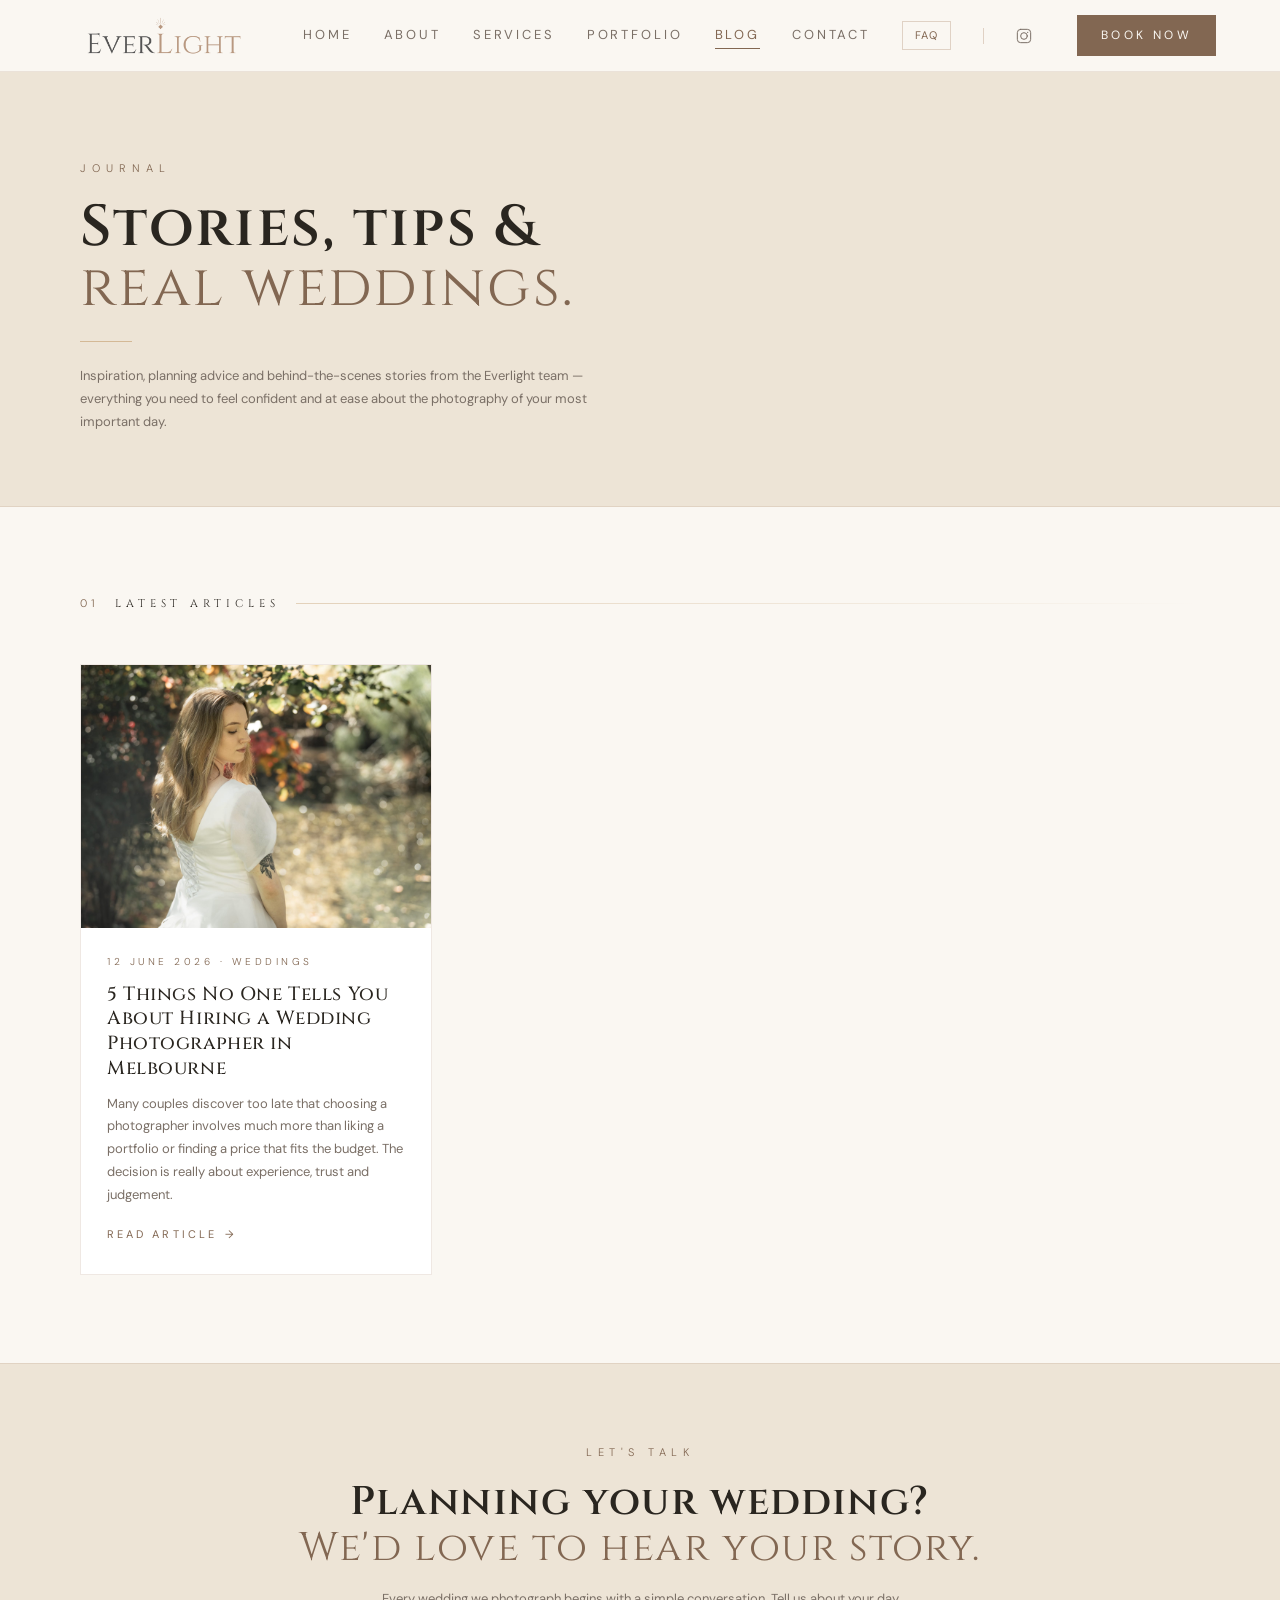
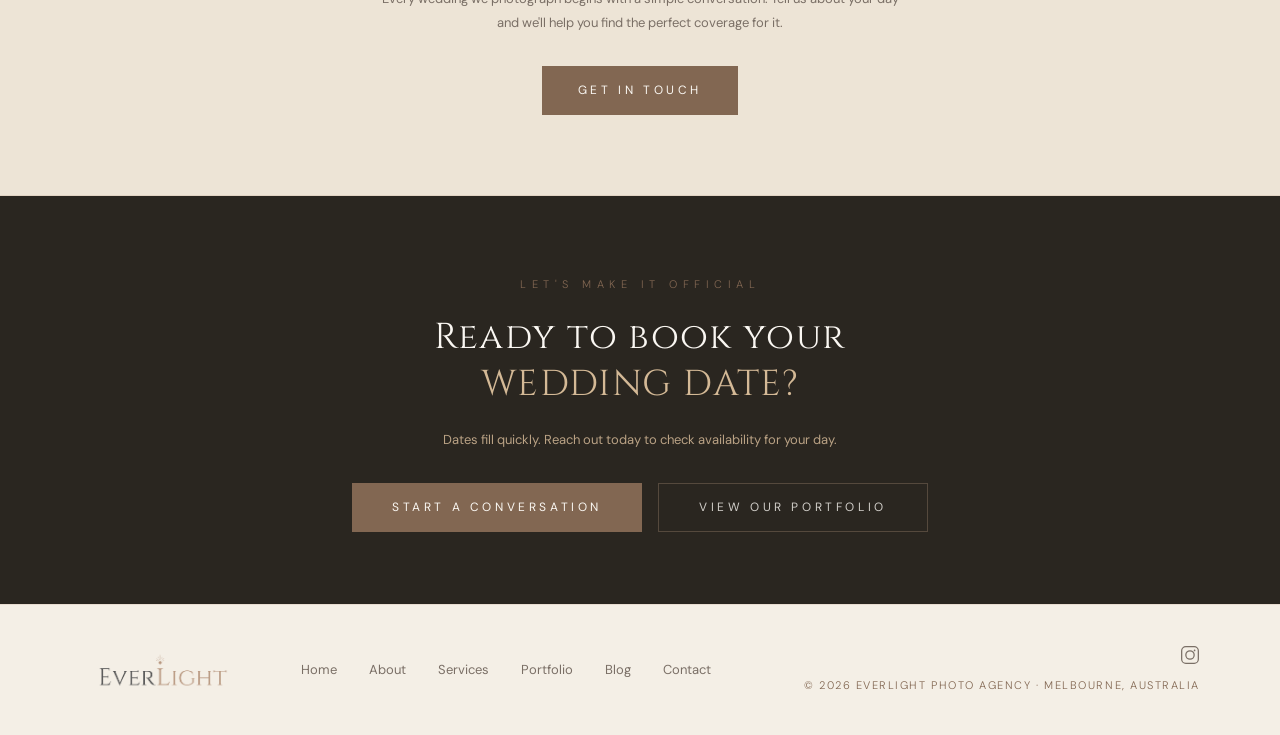
<file: blog.html>
<!DOCTYPE html>
<html lang="en-AU">
<head>
  <meta charset="UTF-8">
  <meta name="viewport" content="width=device-width, initial-scale=1.0">
  <title>Blog — Wedding Photography Journal | Everlight Photo Agency</title>
  <meta name="description" content="Wedding photography tips, real weddings and inspiration from Everlight Photo Agency — luxury wedding photographers in Melbourne, Australia.">

  <!-- Canonical -->
  <link rel="canonical" href="https://everlightphotoagency.com/blog.html">

  <!-- Open Graph -->
  <meta property="og:type"        content="website">
  <meta property="og:url"         content="https://everlightphotoagency.com/blog.html">
  <meta property="og:title"       content="Blog — Wedding Photography Journal | Everlight Photo Agency">
  <meta property="og:description" content="Wedding photography tips, real weddings and inspiration from Everlight Photo Agency, Melbourne.">
  <meta property="og:image"       content="https://everlightphotoagency.com/images/hero-wedding.jpg">
  <meta property="og:locale"      content="en_AU">
  <meta property="og:site_name"   content="Everlight Photo Agency">

  <!-- Twitter Card -->
  <meta name="twitter:card"        content="summary_large_image">
  <meta name="twitter:title"       content="Blog — Wedding Photography Journal | Everlight Photo Agency">
  <meta name="twitter:description" content="Wedding photography tips, real weddings and inspiration from Everlight Photo Agency, Melbourne.">
  <meta name="twitter:image"       content="https://everlightphotoagency.com/images/hero-wedding.jpg">

  <!-- Favicon -->
  <link rel="icon" type="image/x-icon"  href="images/favicon.ico">
  <link rel="icon" type="image/png" sizes="32x32" href="images/favicon-32x32.png">
  <link rel="icon" type="image/png" sizes="16x16" href="images/favicon-16x16.png">
  <link rel="apple-touch-icon" sizes="180x180"    href="images/apple-touch-icon.png">

  <!-- Schema: Blog -->
  <script type="application/ld+json">
  {
    "@context": "https://schema.org",
    "@type": "Blog",
    "name": "Everlight Photo Agency Journal",
    "description": "Wedding photography tips, real weddings and inspiration from Everlight Photo Agency, Melbourne.",
    "url": "https://everlightphotoagency.com/blog.html",
    "publisher": {
      "@type": "Organization",
      "name": "Everlight Photo Agency",
      "logo": {
        "@type": "ImageObject",
        "url": "https://everlightphotoagency.com/images/logo-dark.png"
      }
    }
  }
  </script>

  <link rel="stylesheet" href="css/style.css">
  <!-- Google tag (gtag.js) -->
  <script async src="https://www.googletagmanager.com/gtag/js?id=G-6B0KJ8SQY6"></script>
  <script>
    window.dataLayer = window.dataLayer || [];
    function gtag(){dataLayer.push(arguments);}
    gtag('js', new Date());
    gtag('config', 'G-6B0KJ8SQY6');
  </script>
</head>
<body>

  <!-- NAVBAR -->
  <nav class="navbar" id="navbar">
    <a href="index.html" class="logo-wrap">
      <img src="images/logo-light.png" alt="Everlight Photo Agency" class="navbar-logo">
    </a>
    <div class="nav-links">
      <a href="index.html"     class="nav-link">Home</a>
      <a href="about.html"     class="nav-link">About</a>
      <a href="services.html"  class="nav-link">Services</a>
      <a href="portfolio.html" class="nav-link">Portfolio</a>
      <a href="blog.html"      class="nav-link active">Blog</a>
      <a href="contact.html"   class="nav-link">Contact</a>
      <a href="services.html#common-questions" class="nav-link nav-link-faq">FAQ</a>
      <div class="nav-social-divider"></div>
      <a href="https://www.instagram.com/andrearlphotography" class="nav-ig-link" target="_blank" aria-label="Instagram">
        <svg width="16" height="16" viewBox="0 0 24 24" fill="none" stroke="currentColor" stroke-width="1.5" stroke-linecap="round" stroke-linejoin="round">
          <rect x="2" y="2" width="20" height="20" rx="5"/>
          <circle cx="12" cy="12" r="5"/>
          <circle cx="17.5" cy="6.5" r="1" fill="currentColor" stroke="none"/>
        </svg>
      </a>
    </div>
    <a href="contact.html" class="nav-cta">Book Now</a>
    <button class="nav-hamburger" id="nav-hamburger" aria-label="Open menu">
      <span></span><span></span><span></span>
    </button>
  </nav>

  <!-- ════════════════════════════════════════════
       PAGE HERO — Blog
  ════════════════════════════════════════════ -->
  <div class="page-hero">
    <div class="container" style="padding:0;">
      <span class="page-hero-label">Journal</span>
      <h1 class="page-hero-title">Stories, tips &amp;<br><em>real weddings.</em></h1>
      <div class="page-hero-rule"></div>
      <p class="page-hero-sub">Inspiration, planning advice and behind-the-scenes stories from the Everlight team — everything you need to feel confident and at ease about the photography of your most important day.</p>
    </div>
  </div>

  <!-- ════════════════════════════════════════════
       BLOG GRID
  ════════════════════════════════════════════ -->
  <section class="blog-section">
    <div class="section-eyebrow">
      <span class="eyebrow-num">01</span>
      <span class="eyebrow-title">Latest Articles</span>
      <div class="eyebrow-line"></div>
    </div>

    <div class="blog-grid">

      <!-- Article 01 -->
      <article class="blog-card">
        <a href="blog/5-things-no-one-tells-you-hiring-wedding-photographer-melbourne.html" class="blog-card-img" aria-label="Read: 5 Things No One Tells You About Hiring a Wedding Photographer in Melbourne">
          <img src="images/_RAF5533-Edit.jpg" alt="Bride in a garden in Melbourne — Everlight Photo Agency" loading="lazy">
        </a>
        <div class="blog-card-body">
          <p class="blog-card-meta">12 June 2026 · Weddings</p>
          <h2 class="blog-card-title">
            <a href="blog/5-things-no-one-tells-you-hiring-wedding-photographer-melbourne.html">5 Things No One Tells You About Hiring a Wedding Photographer in Melbourne</a>
          </h2>
          <p class="blog-card-excerpt">Many couples discover too late that choosing a photographer involves much more than liking a portfolio or finding a price that fits the budget. The decision is really about experience, trust and judgement.</p>
          <a href="blog/5-things-no-one-tells-you-hiring-wedding-photographer-melbourne.html" class="blog-card-link">Read Article <span aria-hidden="true">→</span></a>
        </div>
      </article>

    </div>
  </section>

  <!-- ════════════════════════════════════════════
       CONTACT CTA
  ════════════════════════════════════════════ -->
  <section class="blog-cta">
    <span class="blog-cta-label">Let's Talk</span>
    <h2 class="blog-cta-title">Planning your wedding?<br><em>We'd love to hear your story.</em></h2>
    <p class="blog-cta-sub">Every wedding we photograph begins with a simple conversation. Tell us about your day and we'll help you find the perfect coverage for it.</p>
    <a href="contact.html" class="btn-primary">Get in Touch</a>
  </section>

  <!-- FOOTER -->
  <footer class="footer">
    <div class="footer-cta-band">
      <span class="footer-cta-label">Let's Make It Official</span>
      <h2 class="footer-cta-title">Ready to book your<br><em>wedding date?</em></h2>
      <p class="footer-cta-sub">Dates fill quickly. Reach out today to check availability for your day.</p>
      <div class="footer-cta-btns">
        <a href="contact.html" class="btn-primary-dark">Start a Conversation</a>
        <a href="portfolio.html" class="btn-outline-dark">View Our Portfolio</a>
      </div>
    </div>
    <div class="footer-nav-band">
      <div class="footer-nav-inner">
        <div class="footer-nav-brand">
          <a href="index.html"><img src="images/logo-dark.png" alt="Everlight Photo Agency" class="footer-logo"></a>
        </div>
        <nav class="footer-nav-links">
          <a href="index.html">Home</a>
          <a href="about.html">About</a>
          <a href="services.html">Services</a>
          <a href="portfolio.html">Portfolio</a>
          <a href="blog.html">Blog</a>
          <a href="contact.html">Contact</a>
        </nav>
        <div class="footer-nav-right">
          <a href="https://www.instagram.com/andrearlphotography" class="footer-ig-icon" target="_blank" aria-label="Instagram">
            <svg width="20" height="20" viewBox="0 0 24 24" fill="none" stroke="currentColor" stroke-width="1.5" stroke-linecap="round" stroke-linejoin="round">
              <rect x="2" y="2" width="20" height="20" rx="5"/>
              <circle cx="12" cy="12" r="5"/>
              <circle cx="17.5" cy="6.5" r="1" fill="currentColor" stroke="none"/>
            </svg>
          </a>
          <p class="footer-nav-copy">© 2026 Everlight Photo Agency · Melbourne, Australia</p>
        </div>
      </div>
    </div>
  </footer>

  <!-- Mobile nav overlay -->
  <div class="mobile-nav-overlay" id="mobile-nav-overlay">
    <div class="overlay-header">
      <a href="index.html" class="logo-wrap">
        <img src="images/logo-light.png" alt="Everlight Photo Agency" class="overlay-logo-img">
      </a>
      <button class="overlay-close" id="overlay-close" aria-label="Close menu">
        <svg width="14" height="14" viewBox="0 0 24 24" fill="none" stroke="rgba(212,196,176,0.8)" stroke-width="1.5" stroke-linecap="round" stroke-linejoin="round">
          <line x1="18" y1="6" x2="6" y2="18"/>
          <line x1="6" y1="6" x2="18" y2="18"/>
        </svg>
      </button>
    </div>
    <nav class="overlay-nav-links">
      <a href="index.html"     class="overlay-nav-link">Home</a>
      <a href="about.html"     class="overlay-nav-link">About</a>
      <a href="services.html"  class="overlay-nav-link">Services</a>
      <a href="portfolio.html" class="overlay-nav-link">Portfolio</a>
      <a href="blog.html"      class="overlay-nav-link">Blog</a>
      <a href="contact.html"   class="overlay-nav-link">Contact</a>
      <a href="services.html#common-questions" class="overlay-nav-link overlay-nav-link-faq">FAQ</a>
    </nav>
    <div class="overlay-footer">
      <a href="https://www.instagram.com/andrearlphotography" class="overlay-ig" target="_blank" aria-label="Instagram">
        <svg width="16" height="16" viewBox="0 0 24 24" fill="none" stroke="currentColor" stroke-width="1.5" stroke-linecap="round" stroke-linejoin="round">
          <rect x="2" y="2" width="20" height="20" rx="5"/>
          <circle cx="12" cy="12" r="5"/>
          <circle cx="17.5" cy="6.5" r="1" fill="currentColor" stroke="none"/>
        </svg>
        @andrearlphotography
      </a>
      <a href="contact.html" class="overlay-book-btn">Book Now</a>
    </div>
  </div>

  <script>
    // Sticky navbar shadow on scroll
    const nav = document.getElementById('navbar');
    window.addEventListener('scroll', () => {
      nav.classList.toggle('scrolled', window.scrollY > 20);
    });

    // Mobile nav overlay
    const navHamburger = document.getElementById('nav-hamburger');
    const mobileNavOverlay = document.getElementById('mobile-nav-overlay');
    const overlayClose = document.getElementById('overlay-close');
    if (navHamburger && mobileNavOverlay) {
      navHamburger.addEventListener('click', () => {
        mobileNavOverlay.classList.add('open');
        document.body.style.overflow = 'hidden';
      });
      overlayClose.addEventListener('click', () => {
        mobileNavOverlay.classList.remove('open');
        document.body.style.overflow = '';
      });
      mobileNavOverlay.querySelectorAll('a').forEach(link => {
        link.addEventListener('click', () => {
          mobileNavOverlay.classList.remove('open');
          document.body.style.overflow = '';
        });
      });
    }
  </script>

</body>
</html>
</file>
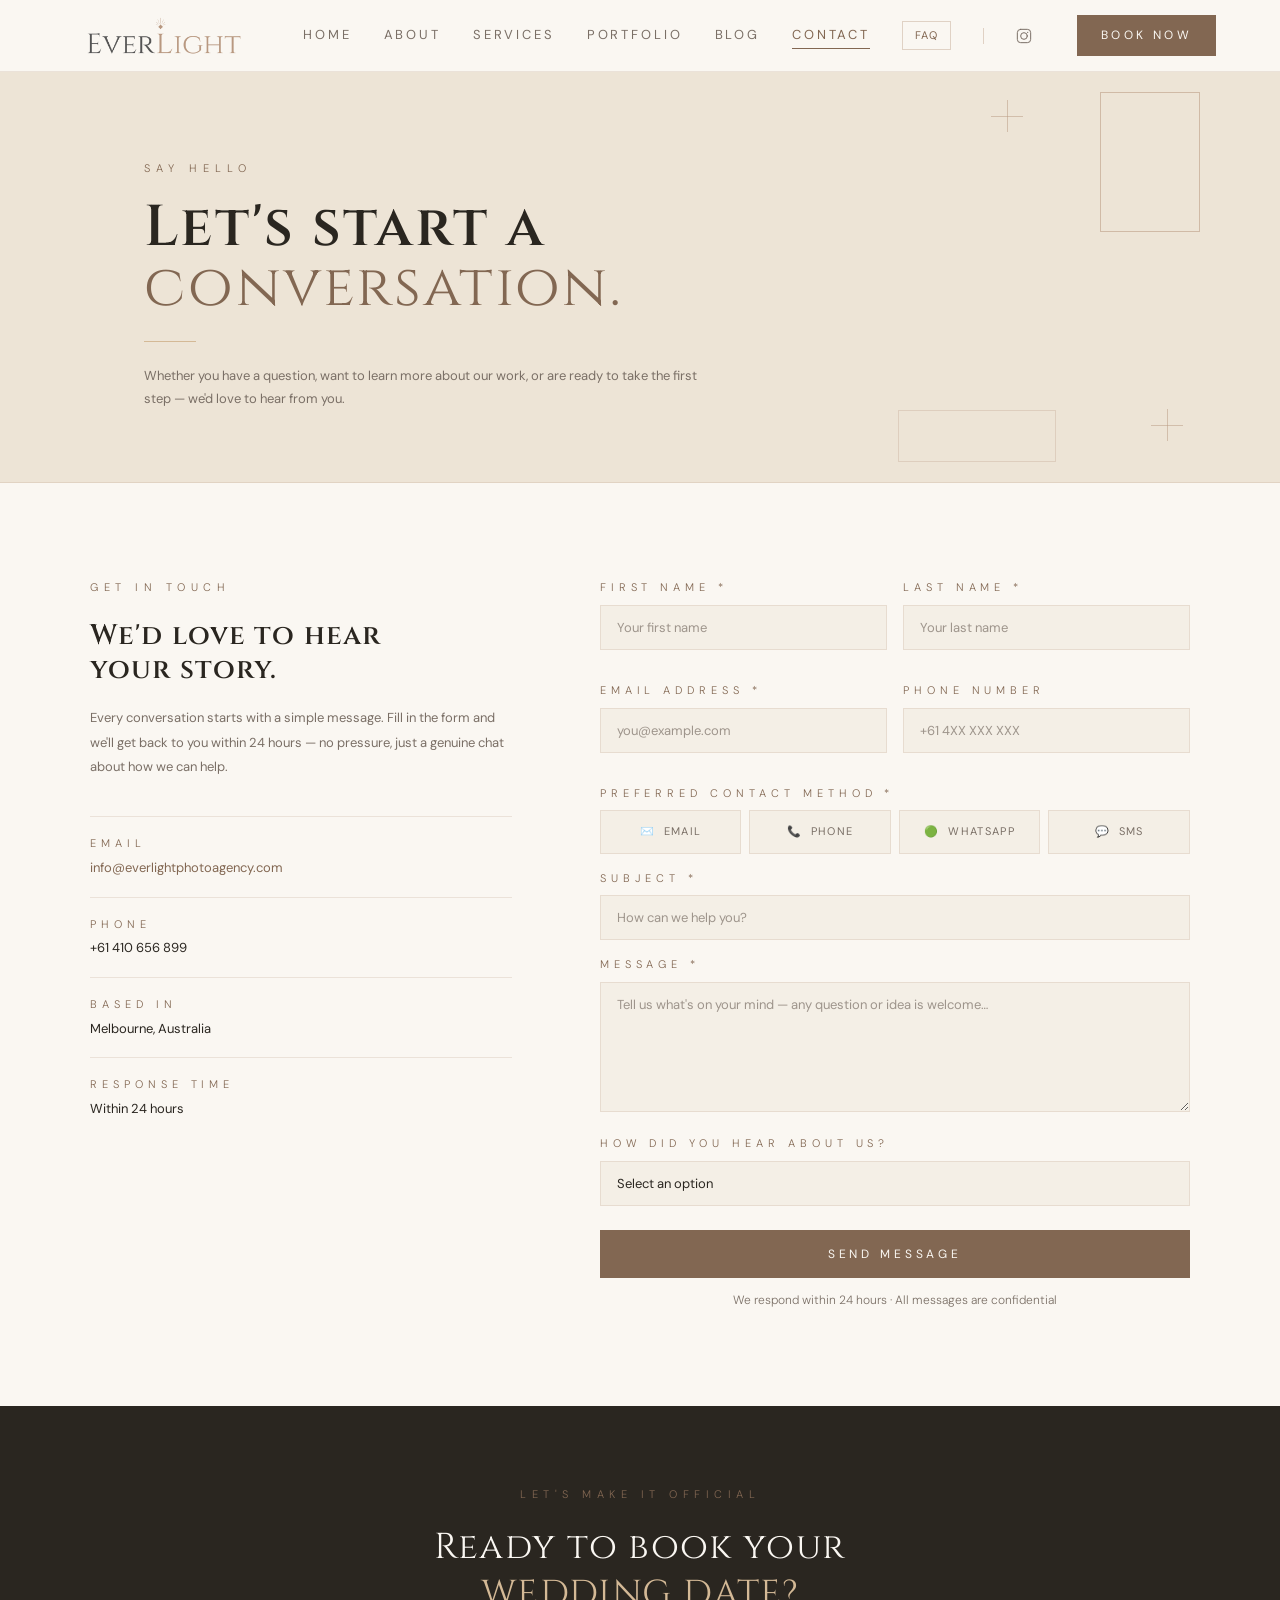
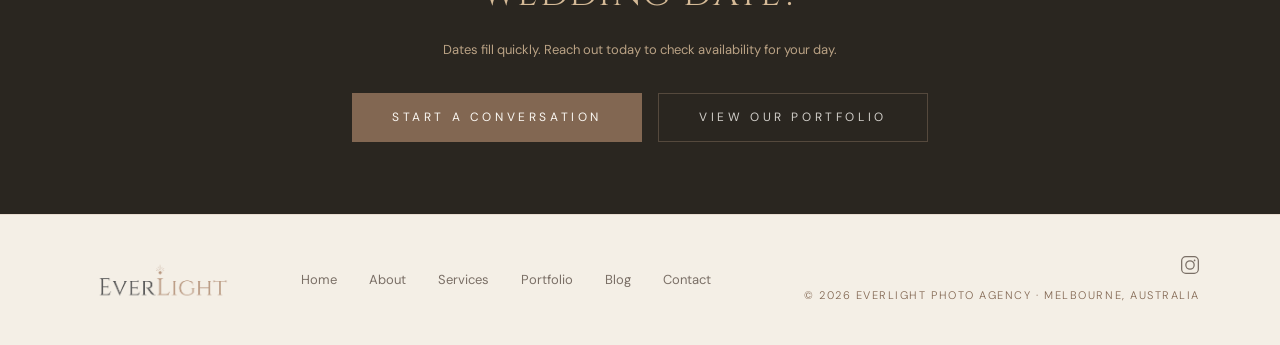
<file: contact.html>
<!DOCTYPE html>
<html lang="en-AU">
<head>
  <meta charset="UTF-8">
  <meta name="viewport" content="width=device-width, initial-scale=1.0">
  <title>Contact — Book Your Wedding Photographer | Everlight Photo Agency Melbourne</title>
  <meta name="description" content="Book your Melbourne wedding photographer with Everlight Photo Agency. Check availability and get in touch to start planning your day with us.">

  <!-- Canonical -->
  <link rel="canonical" href="https://everlightphotoagency.com/contact.html">

  <!-- Open Graph -->
  <meta property="og:type"        content="website">
  <meta property="og:url"         content="https://everlightphotoagency.com/contact.html">
  <meta property="og:title"       content="Contact — Book Your Wedding Photographer | Everlight Melbourne">
  <meta property="og:description" content="Book your Melbourne wedding photographer with Everlight Photo Agency. Check availability and start planning your day.">
  <meta property="og:image"       content="https://everlightphotoagency.com/images/hero-wedding.jpg">
  <meta property="og:locale"      content="en_AU">
  <meta property="og:site_name"   content="Everlight Photo Agency">

  <!-- Twitter Card -->
  <meta name="twitter:card"        content="summary_large_image">
  <meta name="twitter:title"       content="Contact Everlight Photo Agency — Book Your Wedding Photographer">
  <meta name="twitter:description" content="Check availability and book your Melbourne wedding photographer with Everlight Photo Agency.">
  <meta name="twitter:image"       content="https://everlightphotoagency.com/images/hero-wedding.jpg">

  <!-- Favicon -->
  <link rel="icon" type="image/x-icon"  href="images/favicon.ico">
  <link rel="icon" type="image/png" sizes="32x32" href="images/favicon-32x32.png">
  <link rel="icon" type="image/png" sizes="16x16" href="images/favicon-16x16.png">
  <link rel="apple-touch-icon" sizes="180x180"    href="images/apple-touch-icon.png">

  <!-- Schema: BreadcrumbList -->
  <script type="application/ld+json">
  {
    "@context": "https://schema.org",
    "@type": "BreadcrumbList",
    "itemListElement": [
      { "@type": "ListItem", "position": 1, "name": "Home",    "item": "https://everlightphotoagency.com/" },
      { "@type": "ListItem", "position": 2, "name": "Contact", "item": "https://everlightphotoagency.com/contact.html" }
    ]
  }
  </script>

  <link rel="stylesheet" href="css/style.css">
  <style>
    /* ── Contact-page extras ────────────────────────────────────── */

    /* Preferred contact chips */
    .cf-chips {
      display: grid;
      grid-template-columns: repeat(4, 1fr);
      gap: 8px;
      margin-top: 4px;
    }
    .cf-chip {
      position: relative;
      cursor: pointer;
      display: block;
    }
    .cf-chip input[type="radio"] {
      position: absolute;
      opacity: 0;
      width: 0;
      height: 0;
      pointer-events: none;
    }
    .cf-chip span {
      display: block;
      text-align: center;
      padding: 12px 8px;
      border: 1px solid var(--border);
      font-size: 11px;
      letter-spacing: 0.12em;
      text-transform: uppercase;
      color: var(--mid);
      font-weight: 400;
      background: var(--warm-cream);
      transition: background 0.25s, color 0.25s, border-color 0.25s;
      user-select: none;
      font-family: var(--font-body);
    }
    .cf-chip input:checked + span {
      background: var(--dark);
      color: var(--champagne);
      border-color: var(--dark);
    }
    .cf-chip:hover span { border-color: var(--taupe); }

    /* Error banner */
    .cf-error-banner {
      background: #fdf2f2;
      border: 1px solid #f0c0c0;
      padding: 12px 16px;
      font-size: 13px;
      color: #8b3a3a;
      font-weight: 300;
      margin-bottom: 20px;
      display: none;
    }
    .cf-error-banner.visible { display: block; }

    /* Field error */
    .cf-field-error {
      font-size: 11px;
      color: #b94a4a;
      font-weight: 300;
      margin-top: 4px;
      display: none;
    }
    .cf-field-error.visible { display: block; }
    input.error, select.error, textarea.error { border-color: #b94a4a !important; }

    /* Loading state */
    .form-submit .btn-spinner { display: none; }
    .form-submit.loading .btn-text { display: none; }
    .form-submit.loading .btn-spinner { display: inline; }

    /* Confirmation screen */
    .cf-confirmation {
      display: none;
      text-align: center;
    }
    .cf-confirmation.visible { display: block; }
    .cf-confirm-icon {
      width: 56px;
      height: 56px;
      border-radius: 50%;
      background: rgba(184,152,128,0.15);
      border: 1px solid rgba(184,152,128,0.3);
      display: flex;
      align-items: center;
      justify-content: center;
      margin: 0 auto 24px;
    }
    .cf-confirm-icon svg {
      width: 24px; height: 24px;
      stroke: var(--taupe); fill: none;
      stroke-width: 1.5; stroke-linecap: round; stroke-linejoin: round;
    }
    .cf-confirm-title {
      font-family: var(--font-display);
      font-size: 22px;
      font-weight: 400;
      color: var(--dark);
      letter-spacing: 0.04em;
      margin-bottom: 10px;
    }
    .cf-confirm-sub {
      font-size: 14px;
      color: var(--mid);
      font-weight: 300;
      line-height: 1.75;
      margin-bottom: 36px;
    }
    .cf-confirm-summary {
      border: 1px solid var(--border);
      margin-bottom: 28px;
      text-align: left;
    }
    .cf-confirm-row {
      display: flex;
      justify-content: space-between;
      align-items: flex-start;
      padding: 13px 24px;
      border-bottom: 1px solid var(--border);
      font-size: 13px;
      gap: 16px;
    }
    .cf-confirm-row:last-child { border-bottom: none; }
    .cf-confirm-row-label { color: var(--mid); font-weight: 300; flex-shrink: 0; min-width: 120px; }
    .cf-confirm-row-value { color: var(--dark); font-weight: 400; text-align: right; }
    .cf-confirm-contact {
      background: var(--warm-cream);
      border: 1px solid var(--border);
      padding: 20px 24px;
      display: flex;
      align-items: flex-start;
      gap: 16px;
      margin-bottom: 32px;
      text-align: left;
    }
    .cf-confirm-contact-icon {
      width: 36px;
      height: 36px;
      border-radius: 50%;
      background: rgba(184,152,128,0.15);
      display: flex;
      align-items: center;
      justify-content: center;
      flex-shrink: 0;
      margin-top: 2px;
    }
    .cf-confirm-contact-icon svg { width: 16px; height: 16px; stroke: var(--taupe); fill: none; stroke-width: 1.5; stroke-linecap: round; stroke-linejoin: round; }
    .cf-confirm-contact-text strong { display: block; font-size: 13px; font-weight: 400; color: var(--dark); margin-bottom: 4px; }
    .cf-confirm-contact-text p { font-size: 13px; color: var(--mid); font-weight: 300; line-height: 1.7; }
    .cf-confirm-contact-text a { color: var(--taupe); text-decoration: underline; text-underline-offset: 3px; }
    .cf-confirm-actions {
      display: flex;
      gap: 12px;
      justify-content: center;
      flex-wrap: wrap;
    }

    /* Mobile */
    @media (max-width: 767.98px) {
      .cf-chips { grid-template-columns: repeat(2, 1fr); }
      .cf-confirm-actions { flex-direction: column; align-items: stretch; }
      .cf-confirm-actions .btn-primary,
      .cf-confirm-actions .btn-outline { text-align: center; padding: 14px 16px; }
    }
    @media (max-width: 575.98px) {
      .cf-chips { grid-template-columns: repeat(2, 1fr); }
    }
  </style>
  <!-- Google tag (gtag.js) -->
  <script async src="https://www.googletagmanager.com/gtag/js?id=G-6B0KJ8SQY6"></script>
  <script>
    window.dataLayer = window.dataLayer || [];
    function gtag(){dataLayer.push(arguments);}
    gtag('js', new Date());
    gtag('config', 'G-6B0KJ8SQY6');
  </script>
</head>
<body>

  <!-- NAVBAR -->
  <nav class="navbar" id="navbar">
    <a href="index.html" class="logo-wrap">
      <img src="images/logo-light.png" alt="Everlight Photo Agency" class="navbar-logo">
    </a>
    <div class="nav-links">
      <a href="index.html"     class="nav-link">Home</a>
      <a href="about.html"     class="nav-link">About</a>
      <a href="services.html"  class="nav-link">Services</a>
      <a href="portfolio.html" class="nav-link">Portfolio</a>
      <a href="blog.html"      class="nav-link">Blog</a>
      <a href="contact.html"   class="nav-link active">Contact</a>
      <a href="services.html#common-questions" class="nav-link nav-link-faq">FAQ</a>
      <div class="nav-social-divider"></div>
      <a href="https://www.instagram.com/andrearlphotography" class="nav-ig-link" target="_blank" aria-label="Instagram">
        <svg width="16" height="16" viewBox="0 0 24 24" fill="none" stroke="currentColor" stroke-width="1.5" stroke-linecap="round" stroke-linejoin="round">
          <rect x="2" y="2" width="20" height="20" rx="5"/>
          <circle cx="12" cy="12" r="5"/>
          <circle cx="17.5" cy="6.5" r="1" fill="currentColor" stroke="none"/>
        </svg>
      </a>
    </div>
    <a href="contact.html" class="nav-cta">Book Now</a>
    <button class="nav-hamburger" id="nav-hamburger" aria-label="Open menu">
      <span></span><span></span><span></span>
    </button>
  </nav>

  <!-- PAGE HERO -->
  <div class="page-hero">
    <div class="container">
      <span class="page-hero-label">Say Hello</span>
      <h1 class="page-hero-title">Let's start a<br><em>conversation.</em></h1>
      <div class="page-hero-rule"></div>
      <p class="page-hero-sub">Whether you have a question, want to learn more about our work, or are ready to take the first step — we'd love to hear from you.</p>
    </div>
    <div class="plx-ornament plx-rect"      id="plx-r1" style="top:20px;right:80px;width:100px;height:140px;"></div>
    <div class="plx-ornament plx-rect-soft" id="plx-r2" style="bottom:20px;right:224px;width:158px;height:52px;"></div>
    <div class="plx-ornament plx-cross"     id="plx-c1" style="bottom:56px;right:112px;"></div>
    <div class="plx-ornament plx-cross"     id="plx-c2" style="top:44px;right:272px;"></div>
  </div>

  <!-- CONTACT SECTION -->
  <section class="contact-section">
    <div class="contact-grid" style="max-width:1100px;margin:0 auto;">

      <!-- ── Info panel ─────────────────────────────────────── -->
      <div>
        <span class="contact-info-label">Get In Touch</span>
        <h2 class="contact-info-title">We'd love to hear<br>your story.</h2>
        <p class="contact-info-text">Every conversation starts with a simple message. Fill in the form and we'll get back to you within 24 hours — no pressure, just a genuine chat about how we can help.</p>

        <div class="contact-detail-divider"></div>
        <div class="contact-detail">
          <span class="contact-detail-label">Email</span>
          <p class="contact-detail-value"><a href="mailto:info@everlightphotoagency.com" style="color:var(--taupe);">info@everlightphotoagency.com</a></p>
        </div>
        <div class="contact-detail-divider"></div>
        <div class="contact-detail">
          <span class="contact-detail-label">Phone</span>
          <p class="contact-detail-value">+61 410 656 899</p>
        </div>
        <div class="contact-detail-divider"></div>
        <div class="contact-detail">
          <span class="contact-detail-label">Based In</span>
          <p class="contact-detail-value">Melbourne, Australia</p>
        </div>
        <div class="contact-detail-divider"></div>
        <div class="contact-detail">
          <span class="contact-detail-label">Response Time</span>
          <p class="contact-detail-value">Within 24 hours</p>
        </div>
      </div>

      <!-- ── Form panel ─────────────────────────────────────── -->
      <div>

        <!-- FORM -->
        <form id="contact-form" novalidate>

          <!-- Web3Forms hidden fields -->
          <input type="hidden" name="access_key"  value="91a5ce14-0beb-420e-9de0-4b8cb1b054e0">
          <input type="hidden" name="from_name"   value="Everlight — New Message">
          <input type="hidden" name="subject"     id="cf-subject">
          <input type="hidden" name="replyto"     id="cf-replyto">
          <!-- Spam honeypot -->
          <input type="checkbox" name="botcheck" style="display:none" tabindex="-1" autocomplete="off">

          <div id="cf-error-banner" class="cf-error-banner">Please fill in all required fields before sending.</div>

          <!-- Row 1: Name -->
          <div class="form-row">
            <div class="form-group">
              <label class="form-label" for="cf-first">First Name <span style="color:var(--taupe)">*</span></label>
              <input class="form-input" type="text" id="cf-first" name="First Name" placeholder="Your first name" required autocomplete="given-name">
              <span class="cf-field-error" id="err-cf-first">Required</span>
            </div>
            <div class="form-group">
              <label class="form-label" for="cf-last">Last Name <span style="color:var(--taupe)">*</span></label>
              <input class="form-input" type="text" id="cf-last" name="Last Name" placeholder="Your last name" required autocomplete="family-name">
              <span class="cf-field-error" id="err-cf-last">Required</span>
            </div>
          </div>

          <!-- Row 2: Email + Phone -->
          <div class="form-row">
            <div class="form-group">
              <label class="form-label" for="cf-email">Email Address <span style="color:var(--taupe)">*</span></label>
              <input class="form-input" type="email" id="cf-email" name="Email" placeholder="you@example.com" required autocomplete="email">
              <span class="cf-field-error" id="err-cf-email">Please enter a valid email address</span>
            </div>
            <div class="form-group">
              <label class="form-label" for="cf-phone">Phone Number</label>
              <input class="form-input" type="tel" id="cf-phone" name="Phone" placeholder="+61 4XX XXX XXX" autocomplete="tel">
            </div>
          </div>

          <!-- Preferred Contact Method -->
          <div class="form-group">
            <label class="form-label">Preferred Contact Method <span style="color:var(--taupe)">*</span></label>
            <div class="cf-chips">
              <label class="cf-chip">
                <input type="radio" name="Preferred Contact" value="Email">
                <span>✉️&nbsp; Email</span>
              </label>
              <label class="cf-chip">
                <input type="radio" name="Preferred Contact" value="Phone Call">
                <span>📞&nbsp; Phone</span>
              </label>
              <label class="cf-chip">
                <input type="radio" name="Preferred Contact" value="WhatsApp">
                <span>🟢&nbsp; WhatsApp</span>
              </label>
              <label class="cf-chip">
                <input type="radio" name="Preferred Contact" value="SMS">
                <span>💬&nbsp; SMS</span>
              </label>
            </div>
            <span class="cf-field-error" id="err-cf-contact">Please select a preferred contact method</span>
          </div>

          <!-- Subject -->
          <div class="form-group">
            <label class="form-label" for="cf-subject-text">Subject <span style="color:var(--taupe)">*</span></label>
            <input class="form-input" type="text" id="cf-subject-text" name="Subject" placeholder="How can we help you?" required>
            <span class="cf-field-error" id="err-cf-subject-text">Required</span>
          </div>

          <!-- Message -->
          <div class="form-group">
            <label class="form-label" for="cf-message">Message <span style="color:var(--taupe)">*</span></label>
            <textarea class="form-textarea" id="cf-message" name="Message" placeholder="Tell us what's on your mind — any question or idea is welcome…" required></textarea>
            <span class="cf-field-error" id="err-cf-message">Please write a message</span>
          </div>

          <!-- How Did You Hear About Us -->
          <div class="form-group">
            <label class="form-label" for="cf-hear">How Did You Hear About Us?</label>
            <select class="form-select" id="cf-hear" name="How Did You Hear About Us">
              <option value="" disabled selected>Select an option</option>
              <option value="Instagram">Instagram</option>
              <option value="Google Search">Google Search</option>
              <option value="Friend / Family Referral">Friend / Family Referral</option>
              <option value="Wedding Vendor">Wedding Vendor</option>
              <option value="Other">Other</option>
            </select>
          </div>

          <button type="submit" class="form-submit" id="cf-submit">
            <span class="btn-text">Send Message</span>
            <span class="btn-spinner">Sending…</span>
          </button>
          <p class="form-note">We respond within 24 hours · All messages are confidential</p>

        </form>

        <!-- ── Confirmation (shown after submit) ─────────────── -->
        <div id="cf-confirmation" class="cf-confirmation">

          <div class="cf-confirm-icon">
            <svg viewBox="0 0 24 24"><polyline points="20 6 9 17 4 12"/></svg>
          </div>
          <h2 class="cf-confirm-title">Message sent — thank you!</h2>
          <p class="cf-confirm-sub">
            We've received your message and we'll get back to you within<br>
            <strong style="color:var(--dark);font-weight:400;">24 hours.</strong>
          </p>

          <div class="cf-confirm-summary">
            <div class="cf-confirm-row">
              <span class="cf-confirm-row-label">Name</span>
              <span class="cf-confirm-row-value" id="conf-name">—</span>
            </div>
            <div class="cf-confirm-row">
              <span class="cf-confirm-row-label">Email</span>
              <span class="cf-confirm-row-value" id="conf-email">—</span>
            </div>
            <div class="cf-confirm-row">
              <span class="cf-confirm-row-label">Subject</span>
              <span class="cf-confirm-row-value" id="conf-subject">—</span>
            </div>
            <div class="cf-confirm-row">
              <span class="cf-confirm-row-label">Preferred Contact</span>
              <span class="cf-confirm-row-value" id="conf-contact">—</span>
            </div>
          </div>

          <div class="cf-confirm-contact">
            <div class="cf-confirm-contact-icon">
              <svg viewBox="0 0 24 24"><path d="M22 16.92v3a2 2 0 01-2.18 2A19.79 19.79 0 013.08 4.18 2 2 0 015.07 2h3a2 2 0 012 1.72c.127.96.361 1.903.7 2.81a2 2 0 01-.45 2.11L9.09 9.91a16 16 0 006.99 7l1.27-1.27a2 2 0 012.11-.45c.907.339 1.85.573 2.81.7A2 2 0 0122 17.92z"/></svg>
            </div>
            <div class="cf-confirm-contact-text">
              <strong>Need a faster response?</strong>
              <p>
                Reach us directly at
                <a href="mailto:info@everlightphotoagency.com">info@everlightphotoagency.com</a>
                or on Instagram
                <a href="https://www.instagram.com/andrearlphotography" target="_blank">@andrearlphotography</a>.
              </p>
            </div>
          </div>

          <div class="cf-confirm-actions">
            <a href="index.html"      class="btn-outline"  style="font-size:11px;padding:12px 28px;">Back to Home</a>
            <a href="portfolio.html"  class="btn-primary"  style="font-size:11px;padding:12px 28px;">View Our Portfolio →</a>
          </div>

        </div><!-- /cf-confirmation -->

      </div><!-- /form panel -->

    </div>
  </section>

  <!-- FOOTER -->
  <footer class="footer">
    <div class="footer-cta-band">
      <span class="footer-cta-label">Let's Make It Official</span>
      <h2 class="footer-cta-title">Ready to book your<br><em>wedding date?</em></h2>
      <p class="footer-cta-sub">Dates fill quickly. Reach out today to check availability for your day.</p>
      <div class="footer-cta-btns">
        <a href="contact.html" class="btn-primary-dark">Start a Conversation</a>
        <a href="portfolio.html" class="btn-outline-dark">View Our Portfolio</a>
      </div>
    </div>
    <div class="footer-nav-band">
      <div class="footer-nav-inner">
        <div class="footer-nav-brand">
          <a href="index.html"><img src="images/logo-dark.png" alt="Everlight Photo Agency" class="footer-logo"></a>
        </div>
        <nav class="footer-nav-links">
          <a href="index.html">Home</a>
          <a href="about.html">About</a>
          <a href="services.html">Services</a>
          <a href="portfolio.html">Portfolio</a>
          <a href="blog.html">Blog</a>
          <a href="contact.html">Contact</a>
        </nav>
        <div class="footer-nav-right">
          <a href="https://www.instagram.com/andrearlphotography" class="footer-ig-icon" target="_blank" aria-label="Instagram">
            <svg width="20" height="20" viewBox="0 0 24 24" fill="none" stroke="currentColor" stroke-width="1.5" stroke-linecap="round" stroke-linejoin="round">
              <rect x="2" y="2" width="20" height="20" rx="5"/>
              <circle cx="12" cy="12" r="5"/>
              <circle cx="17.5" cy="6.5" r="1" fill="currentColor" stroke="none"/>
            </svg>
          </a>
          <p class="footer-nav-copy">© 2026 Everlight Photo Agency · Melbourne, Australia</p>
        </div>
      </div>
    </div>
  </footer>

  <!-- Mobile nav overlay -->
  <div class="mobile-nav-overlay" id="mobile-nav-overlay">
    <div class="overlay-header">
      <a href="index.html" class="logo-wrap">
        <img src="images/logo-light.png" alt="Everlight Photo Agency" class="overlay-logo-img">
      </a>
      <button class="overlay-close" id="overlay-close" aria-label="Close menu">
        <svg width="14" height="14" viewBox="0 0 24 24" fill="none" stroke="rgba(212,196,176,0.8)" stroke-width="1.5" stroke-linecap="round" stroke-linejoin="round">
          <line x1="18" y1="6" x2="6" y2="18"/>
          <line x1="6" y1="6" x2="18" y2="18"/>
        </svg>
      </button>
    </div>
    <nav class="overlay-nav-links">
      <a href="index.html"     class="overlay-nav-link">Home</a>
      <a href="about.html"     class="overlay-nav-link">About</a>
      <a href="services.html"  class="overlay-nav-link">Services</a>
      <a href="portfolio.html" class="overlay-nav-link">Portfolio</a>
      <a href="blog.html"      class="overlay-nav-link">Blog</a>
      <a href="contact.html"   class="overlay-nav-link">Contact</a>
      <a href="services.html#common-questions" class="overlay-nav-link overlay-nav-link-faq">FAQ</a>
    </nav>
    <div class="overlay-footer">
      <a href="https://www.instagram.com/andrearlphotography" class="overlay-ig" target="_blank" aria-label="Instagram">
        <svg width="16" height="16" viewBox="0 0 24 24" fill="none" stroke="currentColor" stroke-width="1.5" stroke-linecap="round" stroke-linejoin="round">
          <rect x="2" y="2" width="20" height="20" rx="5"/>
          <circle cx="12" cy="12" r="5"/>
          <circle cx="17.5" cy="6.5" r="1" fill="currentColor" stroke="none"/>
        </svg>
        @andrearlphotography
      </a>
      <a href="contact.html" class="overlay-book-btn">Book Now</a>
    </div>
  </div>

  <script>
    // ── Navbar scroll ─────────────────────────────────────────────
    const nav = document.getElementById('navbar');
    window.addEventListener('scroll', () => { nav.classList.toggle('scrolled', window.scrollY > 20); });

    // ── Parallax hero ornaments ───────────────────────────────────
    (function () {
      const layers = [
        { el: document.getElementById('plx-r1'), speed: 0.35 },
        { el: document.getElementById('plx-r2'), speed: 0.58 },
        { el: document.getElementById('plx-c1'), speed: 0.50 },
        { el: document.getElementById('plx-c2'), speed: 0.28 },
      ];
      let ticking = false;
      if (window.innerWidth > 768) {
        window.addEventListener('scroll', function () {
          if (!ticking) {
            requestAnimationFrame(function () {
              const y = window.scrollY;
              layers.forEach(function (l) { if (l.el) l.el.style.transform = 'translateY(' + (y * l.speed) + 'px)'; });
              ticking = false;
            });
            ticking = true;
          }
        });
      }
    })();

    // ── Validation helpers ────────────────────────────────────────
    function validateInput(id, check) {
      const el    = document.getElementById(id);
      const errEl = document.getElementById('err-' + id);
      const valid = check ? check(el.value.trim()) : el.value.trim().length > 0;
      el.classList.toggle('error', !valid);
      if (errEl) errEl.classList.toggle('visible', !valid);
      return valid;
    }
    function validateEmail(val) {
      return /^[^\s@]+@[^\s@]+\.[^\s@]+$/.test(val);
    }

    // ── Form submission ───────────────────────────────────────────
    document.getElementById('contact-form').addEventListener('submit', async function (e) {
      e.preventDefault();

      // Validate required fields
      const v1 = validateInput('cf-first');
      const v2 = validateInput('cf-last');
      const v3 = validateInput('cf-email', validateEmail);
      const v4 = validateInput('cf-subject-text');
      const v5 = validateInput('cf-message');

      const contactChecked = document.querySelector('input[name="Preferred Contact"]:checked');
      const errContact = document.getElementById('err-cf-contact');
      if (!contactChecked) errContact.classList.add('visible');
      else errContact.classList.remove('visible');

      const banner = document.getElementById('cf-error-banner');
      const allOk  = v1 && v2 && v3 && v4 && v5 && contactChecked;
      banner.classList.toggle('visible', !allOk);
      if (!allOk) return;

      // Pre-fill hidden fields
      const firstName    = document.getElementById('cf-first').value.trim();
      const lastName     = document.getElementById('cf-last').value.trim();
      const email        = document.getElementById('cf-email').value.trim();
      const subjectText  = document.getElementById('cf-subject-text').value.trim();
      const contactMethod = contactChecked.value;
      const messageText  = document.getElementById('cf-message').value.trim();

      document.getElementById('cf-subject').value = '✉️ New Message — ' + subjectText + ' · ' + firstName + ' ' + lastName;
      document.getElementById('cf-replyto').value  = email;

      // Loading state
      const btn = document.getElementById('cf-submit');
      btn.classList.add('loading');
      btn.disabled = true;

      // ── Send via Web3Forms (notification to Everlight) ───────
      try {
        const formData = new FormData(this);
        const res  = await fetch('https://api.web3forms.com/submit', {
          method: 'POST',
          body: formData
        });
        const data = await res.json();

        if (data.success) {

          // ── Show confirmation panel ──────────────────────────
          document.getElementById('conf-name').textContent    = firstName + ' ' + lastName;
          document.getElementById('conf-email').textContent   = email;
          document.getElementById('conf-subject').textContent = subjectText;
          document.getElementById('conf-contact').textContent = contactMethod;

          document.getElementById('contact-form').style.display  = 'none';
          const conf = document.getElementById('cf-confirmation');
          conf.classList.add('visible');
          window.scrollTo({ top: 0, behavior: 'smooth' });

        } else {
          throw new Error(data.message || 'Submission failed');
        }

      } catch (err) {
        btn.classList.remove('loading');
        btn.disabled = false;
        banner.textContent = 'Something went wrong — please try again or contact us directly at info@everlightphotoagency.com';
        banner.classList.add('visible');
      }
    });

    // ── Mobile nav overlay ────────────────────────────────────────
    const navHamburger    = document.getElementById('nav-hamburger');
    const mobileNavOverlay = document.getElementById('mobile-nav-overlay');
    const overlayClose    = document.getElementById('overlay-close');
    if (navHamburger && mobileNavOverlay) {
      navHamburger.addEventListener('click', () => {
        mobileNavOverlay.classList.add('open');
        document.body.style.overflow = 'hidden';
      });
      overlayClose.addEventListener('click', () => {
        mobileNavOverlay.classList.remove('open');
        document.body.style.overflow = '';
      });
      mobileNavOverlay.querySelectorAll('a').forEach(link => {
        link.addEventListener('click', () => {
          mobileNavOverlay.classList.remove('open');
          document.body.style.overflow = '';
        });
      });
    }
  </script>

</body>
</html>
</file>
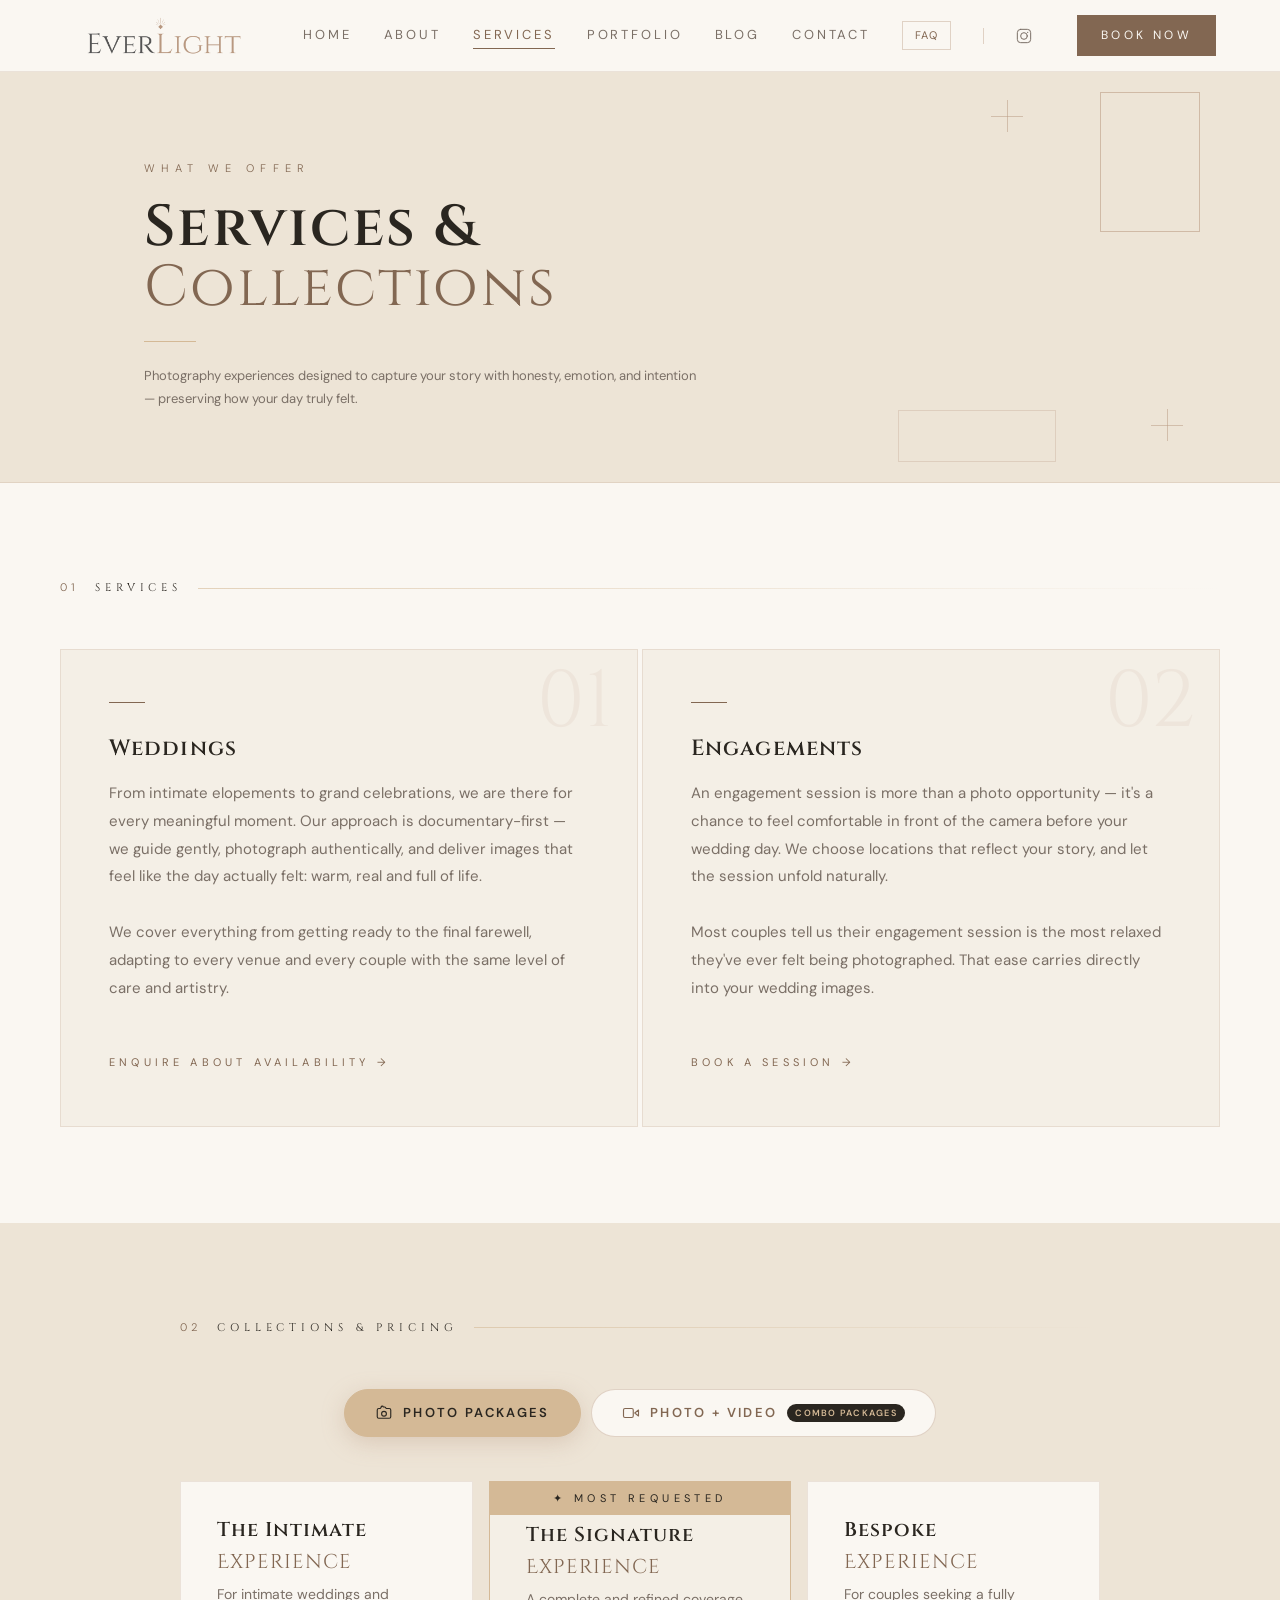
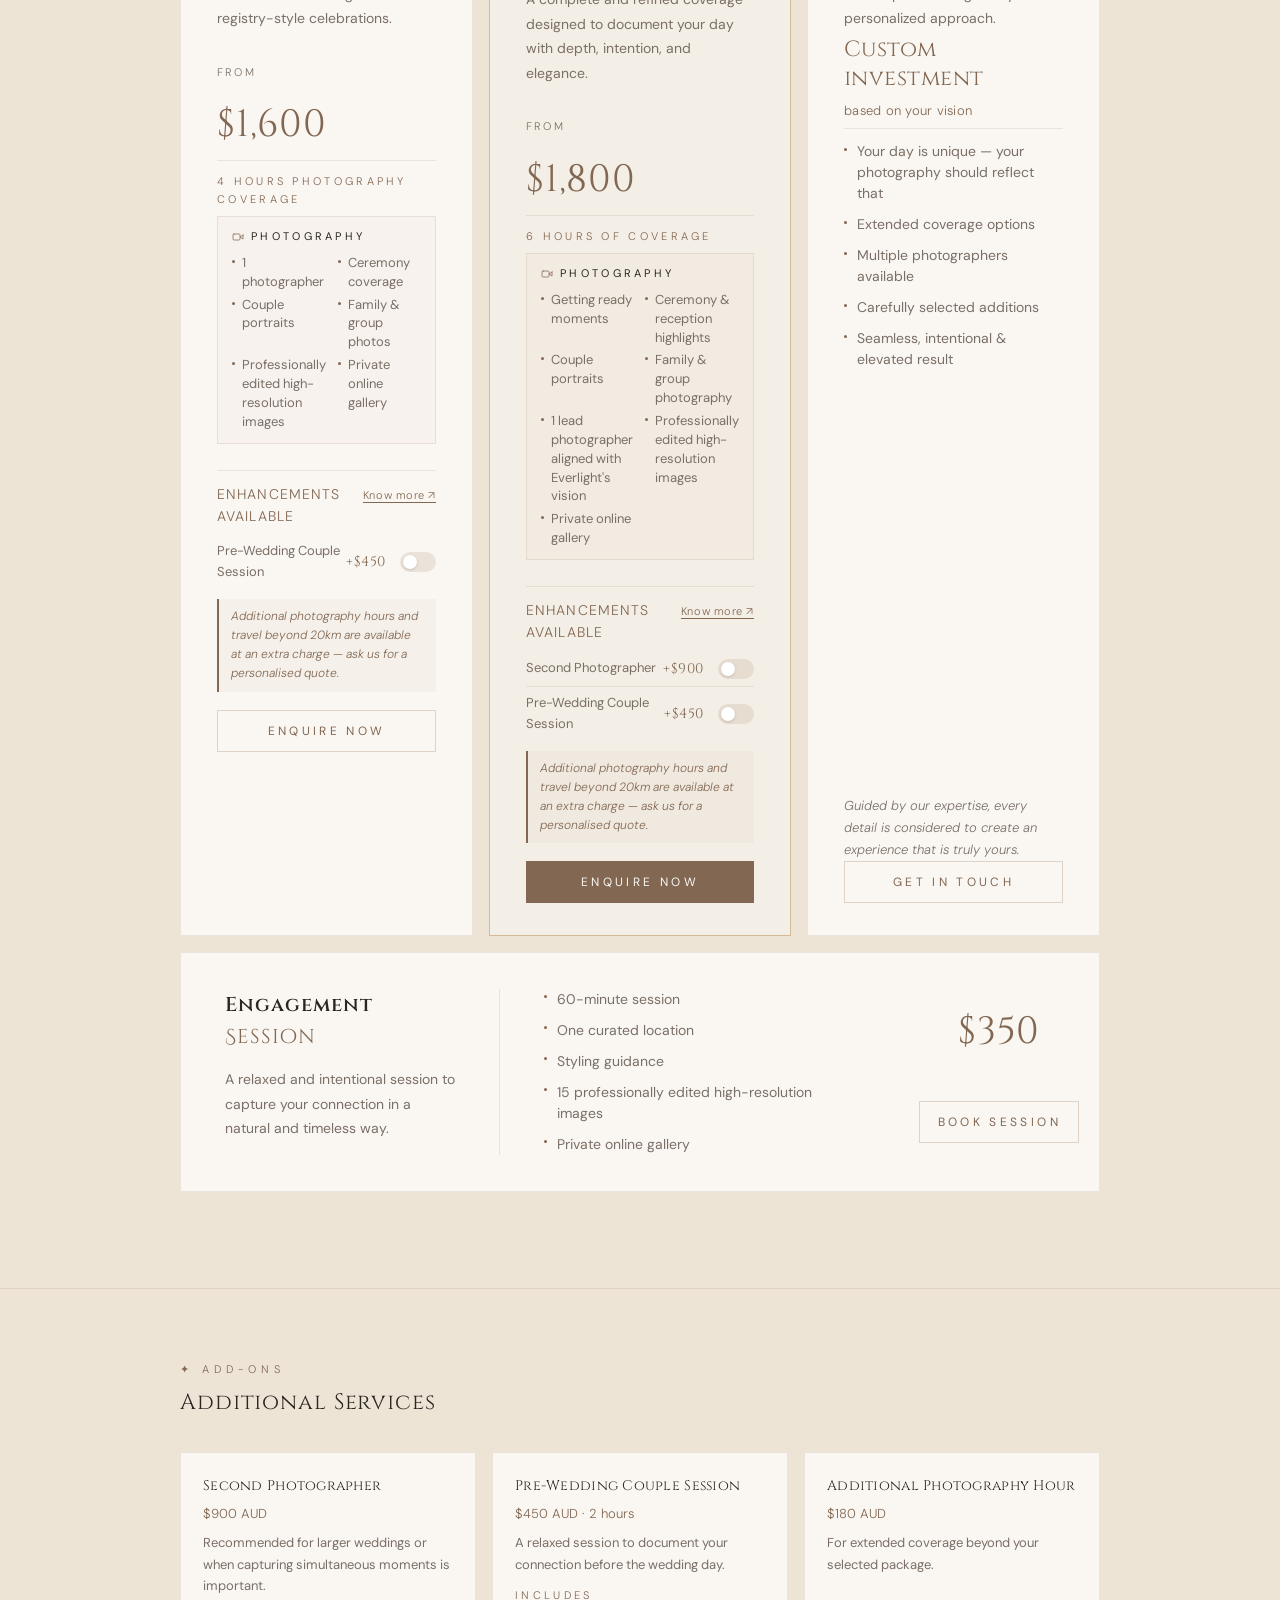
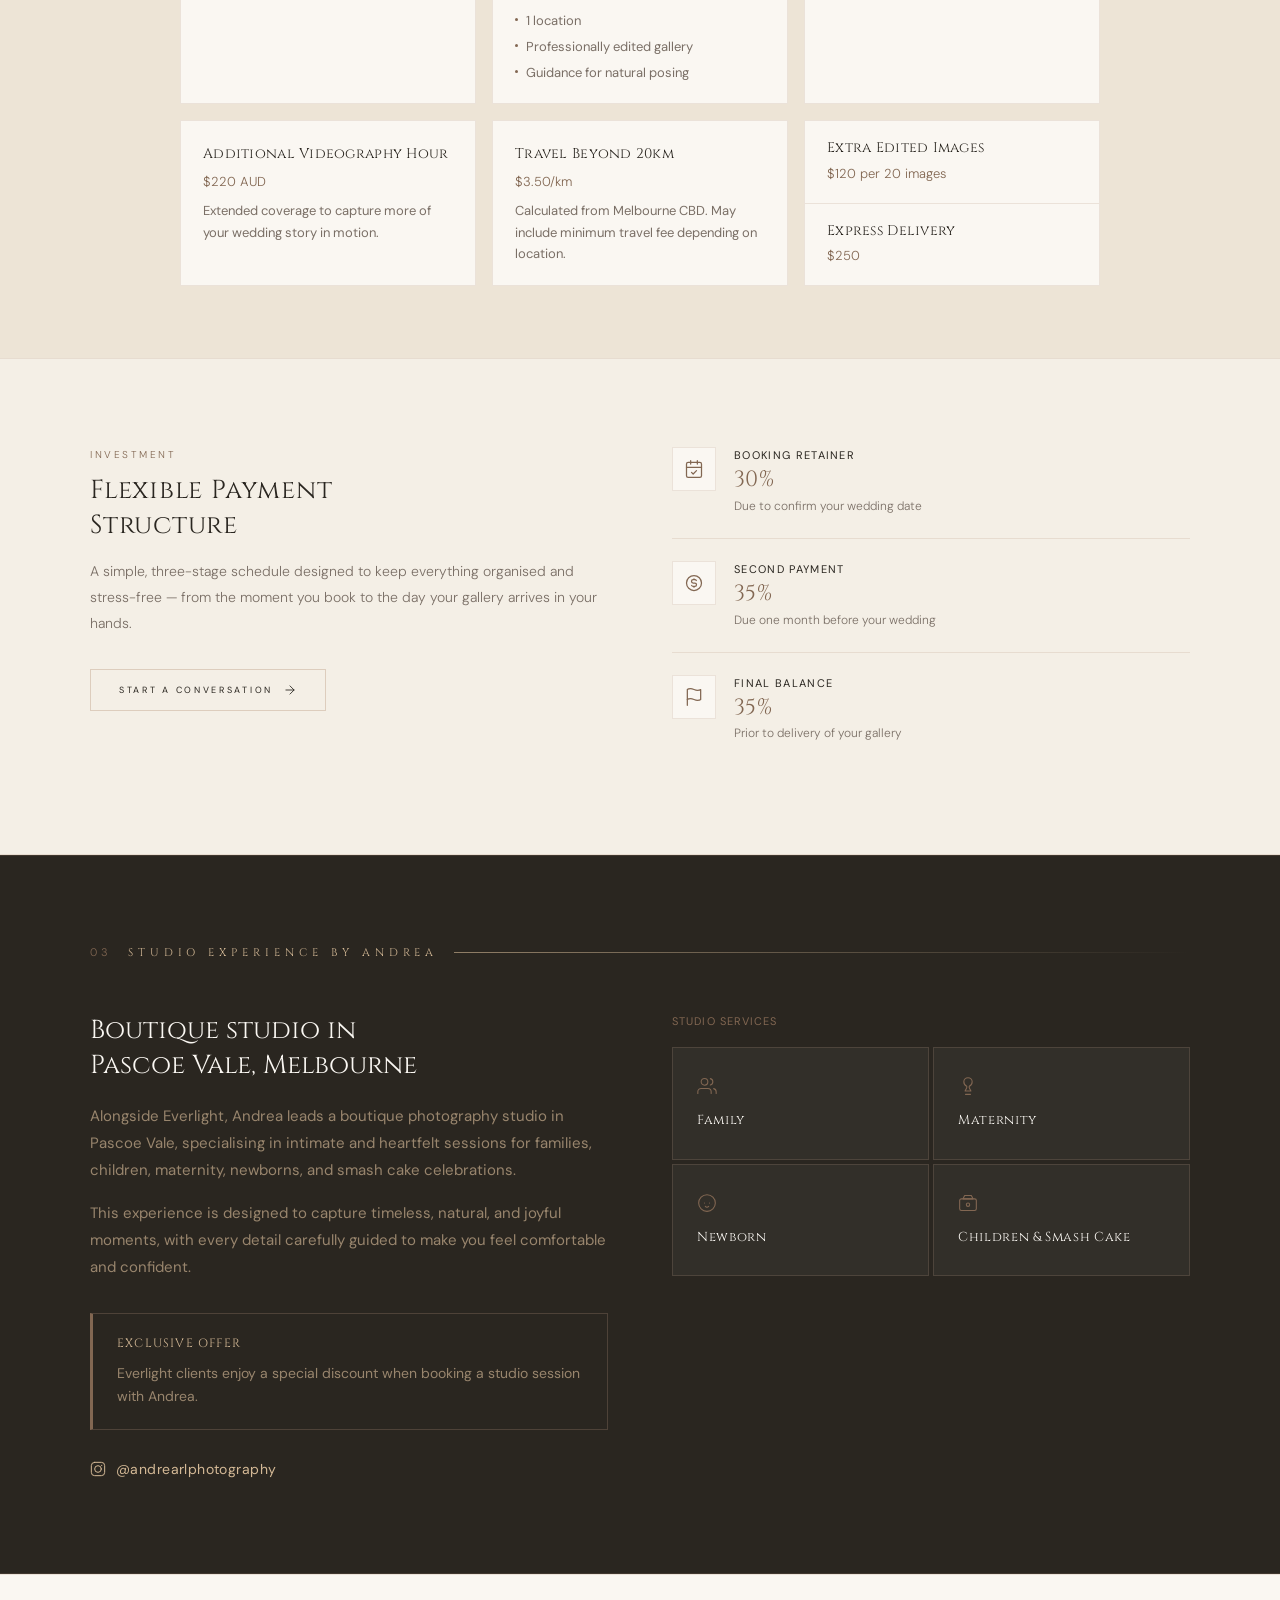
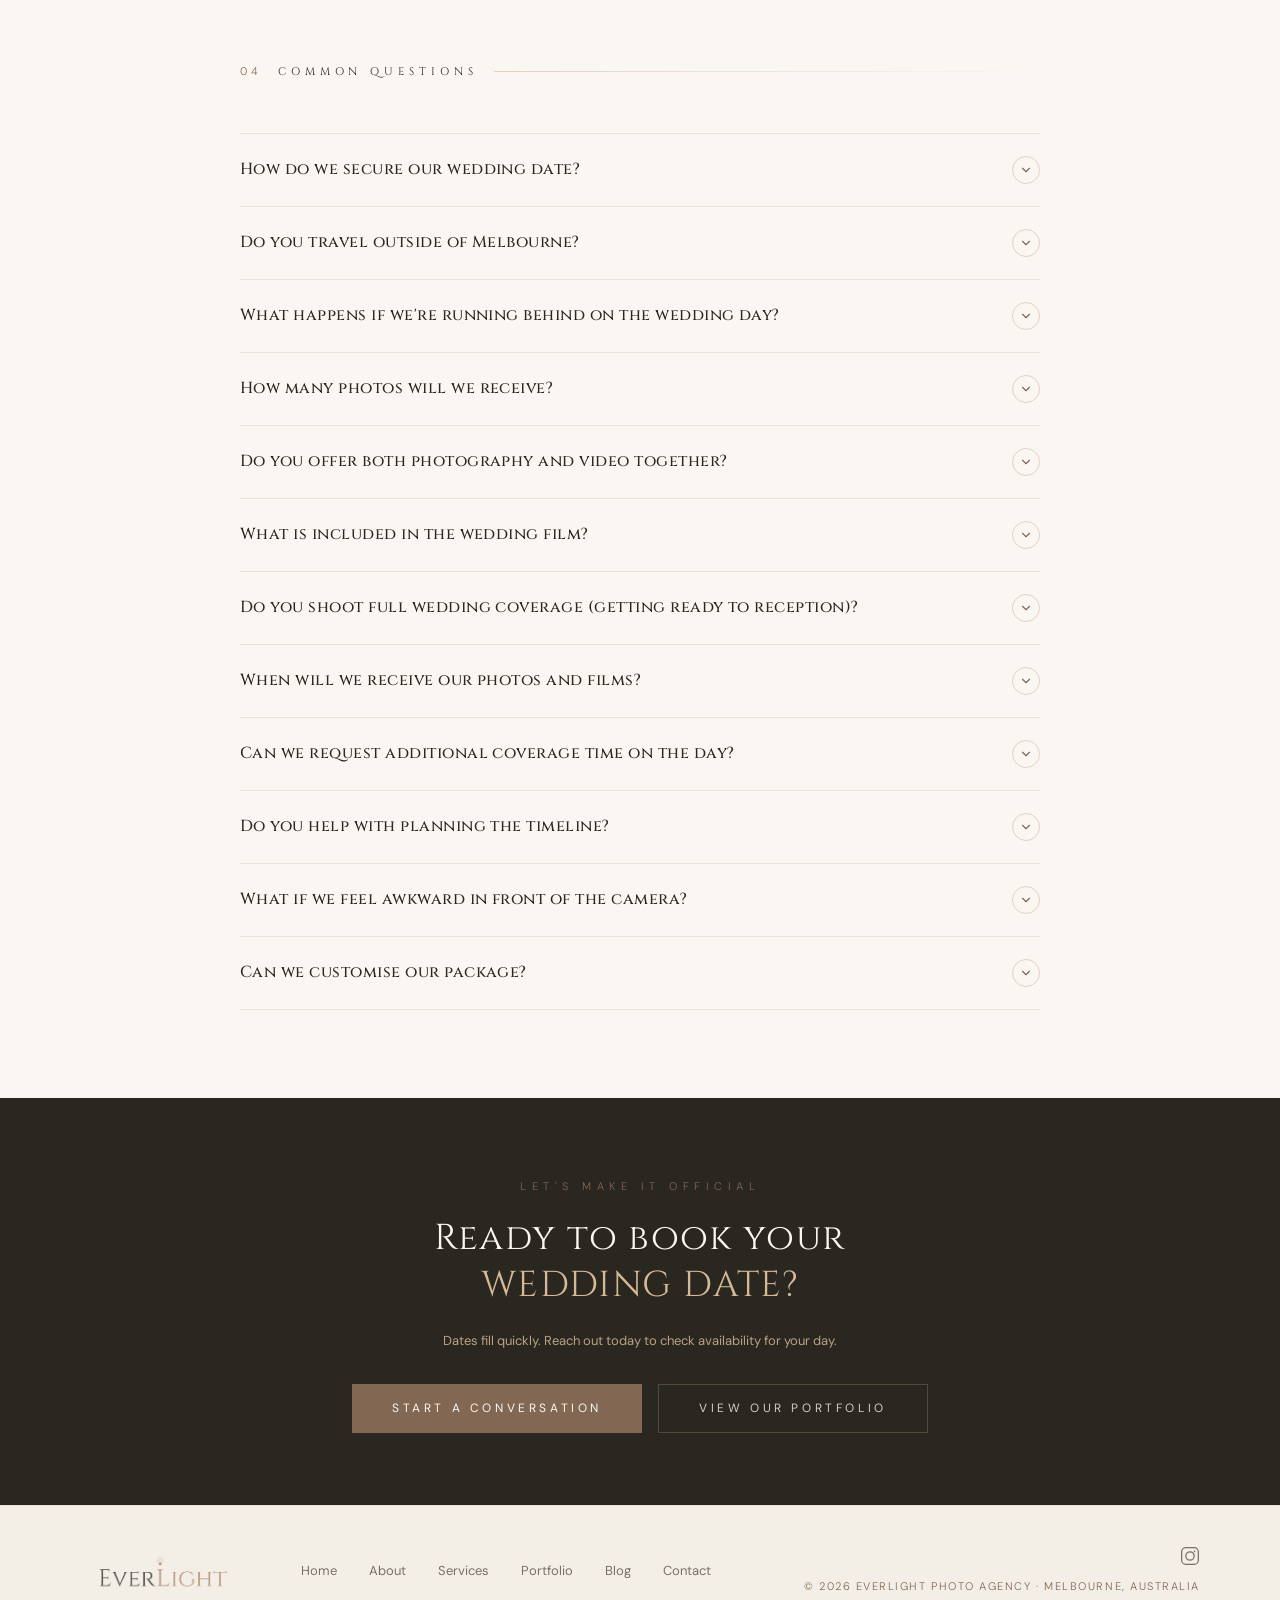
<file: services.html>
<!DOCTYPE html>
<html lang="en-AU">
<head>
  <meta charset="UTF-8">
  <meta name="viewport" content="width=device-width, initial-scale=1.0">
  <title>Wedding Photography Services &amp; Pricing — Everlight Photo Agency Melbourne</title>
  <meta name="description" content="Wedding and engagement photography packages in Melbourne, Australia from $1,600. Intimate, Signature and Bespoke collections — view full coverage details and pricing.">

  <!-- Canonical -->
  <link rel="canonical" href="https://everlightphotoagency.com/services.html">

  <!-- Open Graph -->
  <meta property="og:type"        content="website">
  <meta property="og:url"         content="https://everlightphotoagency.com/services.html">
  <meta property="og:title"       content="Wedding Photography Services &amp; Pricing — Everlight Photo Agency Melbourne">
  <meta property="og:description" content="Luxury wedding and engagement photography packages across Melbourne, Sydney and Byron Bay. Intimate, Signature and Bespoke collections from $1,600.">
  <meta property="og:image"       content="https://everlightphotoagency.com/images/hero-wedding.jpg">
  <meta property="og:locale"      content="en_AU">
  <meta property="og:site_name"   content="Everlight Photo Agency">

  <!-- Twitter Card -->
  <meta name="twitter:card"        content="summary_large_image">
  <meta name="twitter:title"       content="Wedding Photography Services &amp; Pricing — Everlight Melbourne">
  <meta name="twitter:description" content="Luxury wedding and engagement photography packages across Melbourne, Sydney and Byron Bay. Collections from $1,600.">
  <meta name="twitter:image"       content="https://everlightphotoagency.com/images/hero-wedding.jpg">

  <!-- Favicon -->
  <link rel="icon" type="image/x-icon"  href="images/favicon.ico">
  <link rel="icon" type="image/png" sizes="32x32" href="images/favicon-32x32.png">
  <link rel="icon" type="image/png" sizes="16x16" href="images/favicon-16x16.png">
  <link rel="apple-touch-icon" sizes="180x180"    href="images/apple-touch-icon.png">

  <!-- Schema: BreadcrumbList -->
  <script type="application/ld+json">
  {
    "@context": "https://schema.org",
    "@type": "BreadcrumbList",
    "itemListElement": [
      { "@type": "ListItem", "position": 1, "name": "Home",     "item": "https://everlightphotoagency.com/" },
      { "@type": "ListItem", "position": 2, "name": "Services", "item": "https://everlightphotoagency.com/services.html" }
    ]
  }
  </script>

  <!-- Schema: Service -->
  <script type="application/ld+json">
  {
    "@context": "https://schema.org",
    "@type": "Service",
    "serviceType": "Wedding Photography",
    "provider": {
      "@type": "LocalBusiness",
      "name": "Everlight Photo Agency",
      "url": "https://everlightphotoagency.com/",
      "telephone": "+61410656899",
      "email": "info@everlightphotoagency.com",
      "address": {
        "@type": "PostalAddress",
        "addressLocality": "Melbourne",
        "addressRegion": "VIC",
        "addressCountry": "AU"
      }
    },
    "areaServed": [
      { "@type": "City", "name": "Melbourne" },
      { "@type": "City", "name": "Sydney" },
      { "@type": "City", "name": "Byron Bay" },
      { "@type": "City", "name": "Yarra Valley" }
    ],
    "hasOfferCatalog": {
      "@type": "OfferCatalog",
      "name": "Wedding Photography Collections",
      "itemListElement": [
        {
          "@type": "Offer",
          "name": "The Intimate Experience",
          "description": "4 hours coverage for intimate weddings and registry-style celebrations. Includes ceremony, couple portraits, family photography and edited high-resolution gallery.",
          "price": "1600",
          "priceCurrency": "AUD",
          "url": "https://everlightphotoagency.com/services.html"
        },
        {
          "@type": "Offer",
          "name": "The Signature Experience",
          "description": "6 hours coverage — a complete and refined documentation of your day with getting ready, ceremony, reception highlights and couple portraits.",
          "price": "1800",
          "priceCurrency": "AUD",
          "url": "https://everlightphotoagency.com/services.html"
        },
        {
          "@type": "Offer",
          "name": "Bespoke Experience",
          "description": "Fully personalized approach with extended coverage options, multiple photographers and carefully selected additions.",
          "url": "https://everlightphotoagency.com/services.html"
        }
      ]
    }
  }
  </script>

  <!-- Schema: FAQPage -->
  <script type="application/ld+json">
  {
    "@context": "https://schema.org",
    "@type": "FAQPage",
    "mainEntity": [
      {
        "@type": "Question",
        "name": "How do we secure our wedding date?",
        "acceptedAnswer": { "@type": "Answer", "text": "A 30% booking retainer and signed agreement are required to secure your date. Once confirmed, your date is exclusively reserved for you." }
      },
      {
        "@type": "Question",
        "name": "Do you travel outside of Melbourne?",
        "acceptedAnswer": { "@type": "Answer", "text": "Yes. Travel within Melbourne is included in all collections. Weddings outside the 20km radius are charged at a per-kilometre rate." }
      },
      {
        "@type": "Question",
        "name": "How many photos will we receive?",
        "acceptedAnswer": { "@type": "Answer", "text": "This varies depending on the collection and coverage time. Typically: 4-hour coverage: 200+ edited images. 6-hour coverage: 400+ edited images. All final images are carefully curated and edited to reflect your day in a natural, timeless style." }
      },
      {
        "@type": "Question",
        "name": "Do you offer both photography and video together?",
        "acceptedAnswer": { "@type": "Answer", "text": "Yes. We offer combined photo + film collections designed to create a cohesive storytelling experience of your wedding day." }
      },
      {
        "@type": "Question",
        "name": "When will we receive our photos and films?",
        "acceptedAnswer": { "@type": "Answer", "text": "Standard delivery is typically within 3–5 weeks for photography and 4–6 weeks for films, depending on the season. Each gallery is carefully edited and delivered in high resolution online." }
      },
      {
        "@type": "Question",
        "name": "Can we request additional coverage time on the day?",
        "acceptedAnswer": { "@type": "Answer", "text": "Yes, if your schedule allows and availability permits, additional coverage can be added at an hourly rate." }
      },
      {
        "@type": "Question",
        "name": "Do you help with planning the timeline?",
        "acceptedAnswer": { "@type": "Answer", "text": "Yes. We provide guidance on photography timing to ensure we capture key moments in the best light and without unnecessary stress." }
      }
    ]
  }
  </script>

  <link rel="stylesheet" href="css/style.css">
  <style>
    /* ── Studio Experience section ── */
    .studio-section {
      background: var(--dark);
      padding: 88px 80px;
      border-top: 1px solid rgba(184,152,128,0.15);
      border-bottom: 1px solid rgba(184,152,128,0.15);
    }
    .studio-inner { max-width: 1100px; margin: 0 auto; }
    .studio-grid {
      display: grid;
      grid-template-columns: 1fr 1fr;
      gap: 64px;
      align-items: start;
    }
    .studio-title {
      font-family: 'Cinzel', serif;
      font-size: 26px;
      font-weight: 400;
      color: var(--white-linen);
      margin: 0 0 20px;
      line-height: 1.35;
    }
    .studio-body {
      font-size: 15px;
      line-height: 1.8;
      color: rgba(212,185,150,0.65);
      margin: 0 0 16px;
    }
    .studio-offer {
      border: 1px solid rgba(184,152,128,0.25);
      border-left: 3px solid var(--taupe);
      padding: 20px 24px;
      margin-bottom: 28px;
    }
    .studio-offer-label {
      font-family: 'Cinzel', serif;
      font-size: 12px;
      letter-spacing: 0.1em;
      text-transform: uppercase;
      color: var(--champagne);
      margin: 0 0 8px;
    }
    .studio-offer-text {
      font-size: 14px;
      line-height: 1.7;
      color: rgba(212,185,150,0.65);
      margin: 0;
    }
    .studio-ig {
      display: inline-flex;
      align-items: center;
      gap: 10px;
      text-decoration: none;
      color: var(--champagne);
    }
    .studio-ig span { font-size: 14px; letter-spacing: 0.03em; }
    .studio-services-label {
      font-size: 11px;
      letter-spacing: 0.1em;
      text-transform: uppercase;
      color: var(--taupe);
      margin: 0 0 16px;
    }
    .studio-cards {
      display: grid;
      grid-template-columns: 1fr 1fr;
      gap: 4px;
    }
    .studio-card {
      background: rgba(255,255,255,0.04);
      border: 1px solid rgba(184,152,128,0.2);
      padding: 28px 24px;
    }
    .studio-card svg {
      color: var(--taupe);
      margin-bottom: 14px;
      display: block;
    }
    .studio-card-name {
      font-family: 'Cinzel', serif;
      font-size: 13px;
      letter-spacing: 0.05em;
      color: var(--white-linen);
      margin: 0;
    }

    /* FAQ section */
    .faq-section {
      background: var(--white-linen);
      padding: 88px 80px;
      border-top: 1px solid var(--border);
    }
    .faq-inner { max-width: 800px; margin: 0 auto; }

    /* Accordion */
    .faq-accordion { border-top: 1px solid var(--border); }
    .faq-item { border-bottom: 1px solid var(--border); }
    .faq-header {
      display: flex;
      align-items: center;
      justify-content: space-between;
      gap: 20px;
      padding: 22px 0;
      cursor: pointer;
      list-style: none;
      user-select: none;
    }
    .faq-header::-webkit-details-marker { display: none; }
    .faq-question {
      font-family: var(--font-display);
      font-size: 16px;
      font-weight: 500;
      color: var(--dark);
      letter-spacing: 0.03em;
      line-height: 1.4;
      margin: 0;
    }
    .faq-chevron {
      flex-shrink: 0;
      width: 28px;
      height: 28px;
      border: 1px solid var(--border-mid);
      border-radius: 50%;
      display: flex;
      align-items: center;
      justify-content: center;
      transition: background var(--transition), border-color var(--transition), transform var(--transition);
    }
    .faq-chevron svg {
      transition: transform var(--transition);
      color: var(--taupe);
    }
    details[open] .faq-chevron {
      background: var(--taupe);
      border-color: var(--taupe);
    }
    details[open] .faq-chevron svg {
      color: var(--white-linen);
      transform: rotate(180deg);
    }
    .faq-body {
      padding: 0 0 24px;
    }
    .faq-answer {
      font-size: 13px;
      color: var(--mid);
      font-weight: 300;
      line-height: 1.85;
      margin: 0;
    }
    .faq-answer ul {
      margin: 10px 0 0 18px;
      list-style: disc;
    }
    .faq-answer ul li { margin-bottom: 5px; }

    @media (max-width: 768px) {
      .studio-section { padding: 56px 24px; }
      .studio-grid { grid-template-columns: 1fr; gap: 40px; }
      .studio-title { font-size: 22px; }
      .studio-body { font-size: 14px; }
      .faq-section { padding: 56px 24px; }
      .faq-question { font-size: 14px; }
    }

    /* ── Payment Structure section ── */
    .payment-section {
      background: var(--warm-cream);
      padding: 88px 80px;
      border-top: 1px solid var(--border);
      border-bottom: 1px solid var(--border);
    }
    .payment-inner {
      max-width: 1100px;
      margin: 0 auto;
      display: grid;
      grid-template-columns: 1fr 1fr;
      gap: 64px;
      align-items: start;
    }
    .payment-label {
      font-size: 10px;
      letter-spacing: 0.25em;
      text-transform: uppercase;
      color: var(--taupe);
      font-weight: 300;
      margin: 0 0 10px;
    }
    .payment-title {
      font-family: var(--font-display);
      font-size: 26px;
      font-weight: 400;
      color: var(--dark);
      letter-spacing: 0.03em;
      margin: 0 0 16px;
      line-height: 1.35;
    }
    .payment-body {
      font-size: 14px;
      line-height: 1.85;
      color: var(--mid);
      font-weight: 300;
      margin: 0 0 32px;
    }
    .payment-cta {
      display: inline-flex;
      align-items: center;
      gap: 10px;
      font-family: var(--font-body);
      font-size: 9px;
      letter-spacing: 0.3em;
      text-transform: uppercase;
      font-weight: 400;
      color: var(--dark);
      background: transparent;
      border: 1px solid var(--border-mid);
      padding: 13px 28px;
      text-decoration: none;
      transition: background var(--transition), border-color var(--transition), color var(--transition);
    }
    .payment-cta:hover {
      background: var(--dark);
      color: var(--white-linen);
      border-color: var(--dark);
    }
    .payment-steps {
      display: flex;
      flex-direction: column;
    }
    .payment-step {
      display: flex;
      align-items: flex-start;
      gap: 18px;
      padding: 22px 0;
      border-bottom: 1px solid var(--border);
    }
    .payment-step:first-child { padding-top: 0; }
    .payment-step:last-child { border-bottom: none; }
    .payment-step-icon {
      width: 44px;
      height: 44px;
      border: 1px solid var(--border);
      background: var(--white-linen);
      display: flex;
      align-items: center;
      justify-content: center;
      flex-shrink: 0;
      color: var(--taupe);
      font-size: 20px;
    }
    .payment-step-content { flex: 1; }
    .payment-step-name {
      font-size: 11px;
      letter-spacing: 0.12em;
      text-transform: uppercase;
      font-weight: 400;
      color: var(--dark);
      margin: 0 0 4px;
    }
    .payment-step-pct {
      font-family: var(--font-display);
      font-size: 22px;
      font-weight: 400;
      color: var(--taupe);
      letter-spacing: 0.02em;
      margin: 0 0 4px;
      line-height: 1.1;
    }
    .payment-step-when {
      font-size: 12px;
      font-weight: 300;
      color: var(--mid);
      margin: 0;
    }

    @media (max-width: 991.98px) {
      .payment-section { padding: 64px 40px; }
    }
    @media (max-width: 767.98px) {
      .payment-section { padding: 56px 24px; }
      .payment-inner { grid-template-columns: 1fr; gap: 40px; }
      .payment-title { font-size: 22px; }
    }
    @media (max-width: 575.98px) {
      .payment-section { padding: 40px 16px; }
    }
  </style>
  <!-- Google tag (gtag.js) -->
  <script async src="https://www.googletagmanager.com/gtag/js?id=G-6B0KJ8SQY6"></script>
  <script>
    window.dataLayer = window.dataLayer || [];
    function gtag(){dataLayer.push(arguments);}
    gtag('js', new Date());
    gtag('config', 'G-6B0KJ8SQY6');
  </script>
</head>
<body>

  <!-- NAVBAR -->
  <nav class="navbar" id="navbar">
    <a href="index.html" class="logo-wrap">
      <img src="images/logo-light.png" alt="Everlight Photo Agency" class="navbar-logo">
    </a>
    <div class="nav-links">
      <a href="index.html"     class="nav-link">Home</a>
      <a href="about.html"     class="nav-link">About</a>
      <a href="services.html"  class="nav-link active">Services</a>
      <a href="portfolio.html" class="nav-link">Portfolio</a>
      <a href="blog.html"      class="nav-link">Blog</a>
      <a href="contact.html"   class="nav-link">Contact</a>
      <a href="services.html#common-questions" class="nav-link nav-link-faq">FAQ</a>
      <div class="nav-social-divider"></div>
      <a href="https://www.instagram.com/andrearlphotography" class="nav-ig-link" target="_blank" aria-label="Instagram">
        <svg width="16" height="16" viewBox="0 0 24 24" fill="none" stroke="currentColor" stroke-width="1.5" stroke-linecap="round" stroke-linejoin="round">
          <rect x="2" y="2" width="20" height="20" rx="5"/>
          <circle cx="12" cy="12" r="5"/>
          <circle cx="17.5" cy="6.5" r="1" fill="currentColor" stroke="none"/>
        </svg>
      </a>
    </div>
    <a href="contact.html" class="nav-cta">Book Now</a>
    <button class="nav-hamburger" id="nav-hamburger" aria-label="Open menu">
      <span></span><span></span><span></span>
    </button>
  </nav>

  <!-- PAGE HERO -->
  <div class="page-hero">
    <div class="container">
      <span class="page-hero-label">What We Offer</span>
      <h1 class="page-hero-title">Services &<br><em>Collections</em></h1>
      <div class="page-hero-rule"></div>
      <p class="page-hero-sub">Photography experiences designed to capture your story with honesty, emotion, and intention — preserving how your day truly felt.</p>
    </div>
    <!-- Parallax depth ornaments -->
    <div class="plx-ornament plx-rect" id="plx-r1" style="top:20px;right:80px;width:100px;height:140px;"></div>
    <div class="plx-ornament plx-rect-soft" id="plx-r2" style="bottom:20px;right:224px;width:158px;height:52px;"></div>
    <div class="plx-ornament plx-cross" id="plx-c1" style="bottom:56px;right:112px;"></div>
    <div class="plx-ornament plx-cross" id="plx-c2" style="top:44px;right:272px;"></div>
  </div>

  <!-- SERVICES DETAIL -->
  <section class="services-section">
    <div class="section-eyebrow">
      <span class="eyebrow-num">01</span>
      <span class="eyebrow-title">Services</span>
      <div class="eyebrow-line"></div>
    </div>
    <div class="services-grid">
      <div class="service-card">
        <span class="service-num">01</span>
        <div class="service-bar"></div>
        <h2 class="service-title">Weddings</h2>
        <p class="service-desc">From intimate elopements to grand celebrations, we are there for every meaningful moment. Our approach is documentary-first — we guide gently, photograph authentically, and deliver images that feel like the day actually felt: warm, real and full of life.</p>
        <p class="service-desc" style="margin-top:14px;">We cover everything from getting ready to the final farewell, adapting to every venue and every couple with the same level of care and artistry.</p>
        <a href="contact.html" class="service-link" style="margin-top:24px;">Enquire About Availability →</a>
      </div>
      <div class="service-card">
        <span class="service-num">02</span>
        <div class="service-bar"></div>
        <h2 class="service-title">Engagements</h2>
        <p class="service-desc">An engagement session is more than a photo opportunity — it's a chance to feel comfortable in front of the camera before your wedding day. We choose locations that reflect your story, and let the session unfold naturally.</p>
        <p class="service-desc" style="margin-top:14px;">Most couples tell us their engagement session is the most relaxed they've ever felt being photographed. That ease carries directly into your wedding images.</p>
        <a href="contact.html" class="service-link" style="margin-top:24px;">Book a Session →</a>
      </div>
    </div>
  </section>

  <!-- PACKAGES -->
  <section class="packages-section">
    <div class="section-eyebrow">
      <span class="eyebrow-num">02</span>
      <span class="eyebrow-title">Collections &amp; Pricing</span>
      <div class="eyebrow-line"></div>
    </div>

    <!-- Collection tabs: Photo Packages · Photo + Video Combos -->
    <div class="collection-tabs" role="tablist" aria-label="Collection type">
      <button class="collection-tab is-active" id="tab-btn-photo" role="tab" aria-selected="true" aria-controls="tab-photo" data-tab="photo">
        <svg class="collection-tab-icon" viewBox="0 0 24 24" stroke-width="1.5" stroke-linecap="round" stroke-linejoin="round"><path d="M3 8a2 2 0 0 1 2-2h2l1.2-1.6A1 1 0 0 1 11 4h2a1 1 0 0 1 .8.4L15 6h4a2 2 0 0 1 2 2v9a2 2 0 0 1-2 2H5a2 2 0 0 1-2-2V8z"/><circle cx="12" cy="13" r="3.2"/></svg>
        <span class="collection-tab-text">Photo Packages</span>
      </button>
      <button class="collection-tab" id="tab-btn-combo" role="tab" aria-selected="false" aria-controls="tab-combo" data-tab="combo">
        <svg class="collection-tab-icon" viewBox="0 0 24 24" stroke-width="1.5" stroke-linecap="round" stroke-linejoin="round"><rect x="2" y="6" width="13" height="12" rx="2"/><path d="M22 8l-5 4 5 4V8z"/></svg>
        <span class="collection-tab-text">Photo + Video</span>
        <span class="collection-tab-flag">Combo Packages</span>
      </button>
    </div>

    <!-- PANEL: Photo Packages -->
    <div class="tab-panel" id="tab-photo" role="tabpanel" aria-labelledby="tab-btn-photo">
    <div class="packages-grid">

      <!-- 01 · The Intimate Experience -->
      <div class="pkg-card" id="svc-pkg-intimate" data-base="1600">
        <h3 class="pkg-name">The Intimate <em>Experience</em></h3>
        <p class="pkg-desc">For intimate weddings and registry-style celebrations.</p>
        <div class="pkg-price">
          <span class="pkg-price-from" id="svc-intimate-label">From</span><br>
          <span id="svc-intimate-price">$1,600</span>
        </div>
        <div class="pkg-divider"></div>
        <p class="pkg-coverage-hours">4 hours photography coverage</p>
        <div class="pkg-coverage">
          <div class="pkg-coverage-col">
            <p class="pkg-coverage-heading">
              <svg viewBox="0 0 24 24" stroke-width="1.5" stroke-linecap="round" stroke-linejoin="round"><rect x="2" y="6" width="14" height="12" rx="2"/><path d="M22 8l-6 4 6 4V8z"/></svg>
              Photography
            </p>
            <ul class="pkg-coverage-list">
              <li>1 photographer</li>
              <li>Ceremony coverage</li>
              <li>Couple portraits</li>
              <li>Family &amp; group photos</li>
              <li>Professionally edited high-resolution images</li>
              <li>Private online gallery</li>
            </ul>
          </div>
        </div>
        <div class="pkg-addons">
          <div class="pkg-addons-header">
            <p class="pkg-addons-title">Enhancements Available</p>
            <button class="pkg-addons-knowmore" onclick="openAddlModal()">Know more ↗</button>
          </div>
          <label class="pkg-toggle" for="svc-intimate-couple">
            <span class="toggle-label">
              <span class="toggle-name">Pre-Wedding Couple Session</span>
              <span class="toggle-price">+$450</span>
            </span>
            <input type="checkbox" id="svc-intimate-couple" data-pkg="svc-intimate" data-price="450">
            <span class="toggle-track"></span>
          </label>
          <p class="pkg-extras-note">Additional photography hours and travel beyond 20km are available at an extra charge — ask us for a personalised quote.</p>
        </div>
        <button class="pkg-cta" onclick="enquireNow('svc-pkg-intimate', 'The Intimate Experience')">Enquire Now</button>
      </div>

      <!-- 02 · The Signature Experience (Most Requested) -->
      <div class="pkg-card featured" id="svc-pkg-signature" data-base="1800">
        <span class="pkg-featured-tag">✦ Most Requested</span>
        <h3 class="pkg-name">The Signature <em>Experience</em></h3>
        <p class="pkg-desc">A complete and refined coverage designed to document your day with depth, intention, and elegance.</p>
        <div class="pkg-price">
          <span class="pkg-price-from" id="svc-signature-label">From</span><br>
          <span id="svc-signature-price">$1,800</span>
        </div>
        <div class="pkg-divider"></div>
        <p class="pkg-coverage-hours">6 hours of coverage</p>
        <div class="pkg-coverage">
          <div class="pkg-coverage-col">
            <p class="pkg-coverage-heading">
              <svg viewBox="0 0 24 24" stroke-width="1.5" stroke-linecap="round" stroke-linejoin="round"><rect x="2" y="6" width="14" height="12" rx="2"/><path d="M22 8l-6 4 6 4V8z"/></svg>
              Photography
            </p>
            <ul class="pkg-coverage-list">
              <li>Getting ready moments</li>
              <li>Ceremony &amp; reception highlights</li>
              <li>Couple portraits</li>
              <li>Family &amp; group photography</li>
              <li>1 lead photographer aligned with Everlight's vision</li>
              <li>Professionally edited high-resolution images</li>
              <li>Private online gallery</li>
            </ul>
          </div>
        </div>
        <div class="pkg-addons">
          <div class="pkg-addons-header">
            <p class="pkg-addons-title">Enhancements Available</p>
            <button class="pkg-addons-knowmore" onclick="openAddlModal()">Know more ↗</button>
          </div>
          <label class="pkg-toggle" for="svc-signature-2nd">
            <span class="toggle-label">
              <span class="toggle-name">Second Photographer</span>
              <span class="toggle-price">+$900</span>
            </span>
            <input type="checkbox" id="svc-signature-2nd" data-pkg="svc-signature" data-price="900">
            <span class="toggle-track"></span>
          </label>
          <label class="pkg-toggle" for="svc-signature-couple">
            <span class="toggle-label">
              <span class="toggle-name">Pre-Wedding Couple Session</span>
              <span class="toggle-price">+$450</span>
            </span>
            <input type="checkbox" id="svc-signature-couple" data-pkg="svc-signature" data-price="450">
            <span class="toggle-track"></span>
          </label>
          <p class="pkg-extras-note">Additional photography hours and travel beyond 20km are available at an extra charge — ask us for a personalised quote.</p>
        </div>
        <button class="pkg-cta" onclick="enquireNow('svc-pkg-signature', 'The Signature Experience')">Enquire Now</button>
      </div>

      <!-- 03 · Bespoke Experience -->
      <div class="pkg-card">
        <h3 class="pkg-name">Bespoke <em>Experience</em></h3>
        <p class="pkg-desc">For couples seeking a fully personalized approach.</p>
        <div class="pkg-price pkg-price-custom">Custom investment<br><span class="pkg-price-vision">based on your vision</span></div>
        <div class="pkg-divider"></div>
        <ul class="pkg-features">
          <li><div class="pkg-dot"></div>Your day is unique — your photography should reflect that</li>
          <li><div class="pkg-dot"></div>Extended coverage options</li>
          <li><div class="pkg-dot"></div>Multiple photographers available</li>
          <li><div class="pkg-dot"></div>Carefully selected additions</li>
          <li><div class="pkg-dot"></div>Seamless, intentional &amp; elevated result</li>
        </ul>
        <p class="pkg-bespoke-note">Guided by our expertise, every detail is considered to create an experience that is truly yours.</p>
        <button class="pkg-cta" onclick="enquireNow(null, 'Bespoke Experience')" style="margin-top:auto">Get in Touch</button>
      </div>

    </div>
    </div><!-- /tab-photo -->

    <!-- PANEL: Photo + Video Combos -->
    <div class="tab-panel is-hidden" id="tab-combo" role="tabpanel" aria-labelledby="tab-btn-combo">
    <div class="combo-intro">
      <h3 class="combo-intro-title">Combo <em>Packages</em></h3>
    </div>
    <div class="packages-grid packages-grid--combo">

      <!-- Combo 01 · The Intimate Experience -->
      <div class="pkg-card" id="svc-pkg-combo-intimate" data-base="3100">
        <h3 class="pkg-name">The Intimate <em>Experience</em></h3>
        <p class="pkg-desc">For intimate weddings and registry-style celebrations.</p>
        <div class="pkg-price">
          <span class="pkg-price-from" id="svc-combo-intimate-label">From</span><br>
          <span id="svc-combo-intimate-price">$3,100</span>
          <span class="pkg-price-vision">AUD</span>
        </div>
        <div class="pkg-divider"></div>
        <p class="pkg-coverage-hours">4 hours coverage</p>
        <div class="pkg-coverage">
          <div class="pkg-coverage-col">
            <p class="pkg-coverage-heading">
              <svg viewBox="0 0 24 24" stroke-width="1.5" stroke-linecap="round" stroke-linejoin="round"><rect x="2" y="6" width="14" height="12" rx="2"/><path d="M22 8l-6 4 6 4V8z"/></svg>
              Photography
            </p>
            <ul class="pkg-coverage-list">
              <li>Ceremony coverage</li>
              <li>Couple portraits</li>
              <li>Family &amp; group photography</li>
              <li>1 photographer</li>
              <li>Edited high-resolution gallery</li>
              <li>Private online delivery</li>
            </ul>
          </div>
          <div class="pkg-coverage-col">
            <p class="pkg-coverage-heading">
              <svg viewBox="0 0 24 24" stroke-width="1.5" stroke-linecap="round" stroke-linejoin="round"><rect x="2" y="4" width="20" height="16" rx="2"/><path d="M8 4v16M16 4v16M2 12h20M2 8h6M16 8h6M2 16h6M16 16h6"/></svg>
              Film
            </p>
            <ul class="pkg-coverage-list">
              <li>3–5 min cinematic highlight film</li>
              <li>Ceremony highlights edit (not full ceremony)</li>
              <li>Natural documentary-style coverage of key moments only</li>
              <li>Professional audio capture when available</li>
            </ul>
          </div>
        </div>
        <div class="pkg-addons">
          <p class="pkg-addons-title">Optional Additions</p>
          <label class="pkg-toggle" for="svc-combo-intimate-couple">
            <span class="toggle-label">
              <span class="toggle-name">Couple Photo Session (Pre-Wedding 2hrs)</span>
              <span class="toggle-price">+$400</span>
            </span>
            <input type="checkbox" id="svc-combo-intimate-couple" data-pkg="svc-combo-intimate" data-price="400">
            <span class="toggle-track"></span>
          </label>
        </div>
        <button class="pkg-cta" onclick="enquireNow('svc-pkg-combo-intimate', 'Combo — The Intimate Experience')">Enquire Now</button>
      </div>

      <!-- Combo 02 · The Signature Experience (Most Requested) -->
      <div class="pkg-card featured" id="svc-pkg-combo-signature" data-base="3600">
        <span class="pkg-featured-tag">✦ Most Requested</span>
        <h3 class="pkg-name">The Signature <em>Experience</em></h3>
        <p class="pkg-desc">A complete and refined coverage designed to document your day with depth, intention, and elegance.</p>
        <div class="pkg-price">
          <span class="pkg-price-from" id="svc-combo-signature-label">From</span><br>
          <span id="svc-combo-signature-price">$3,600</span>
          <span class="pkg-price-vision">AUD</span>
        </div>
        <div class="pkg-divider"></div>
        <p class="pkg-coverage-hours">6 hours coverage</p>
        <div class="pkg-coverage">
          <div class="pkg-coverage-col">
            <p class="pkg-coverage-heading">
              <svg viewBox="0 0 24 24" stroke-width="1.5" stroke-linecap="round" stroke-linejoin="round"><rect x="2" y="6" width="14" height="12" rx="2"/><path d="M22 8l-6 4 6 4V8z"/></svg>
              Photography
            </p>
            <ul class="pkg-coverage-list">
              <li>Getting ready moments</li>
              <li>Ceremony coverage</li>
              <li>Reception highlights</li>
              <li>Couple portraits</li>
              <li>Family &amp; group photography</li>
            </ul>
          </div>
          <div class="pkg-coverage-col">
            <p class="pkg-coverage-heading">
              <svg viewBox="0 0 24 24" stroke-width="1.5" stroke-linecap="round" stroke-linejoin="round"><rect x="2" y="4" width="20" height="16" rx="2"/><path d="M8 4v16M16 4v16M2 12h20M2 8h6M16 8h6M2 16h6M16 16h6"/></svg>
              Film
            </p>
            <ul class="pkg-coverage-list">
              <li>5–7 min cinematic wedding film</li>
              <li>Full ceremony edit</li>
              <li>Selected speeches highlights (or full if time allows)</li>
              <li>More structured storytelling</li>
              <li>Better audio coverage &amp; pacing</li>
            </ul>
          </div>
        </div>
        <div class="pkg-addons">
          <p class="pkg-addons-title">Optional Additions</p>
          <label class="pkg-toggle" for="svc-combo-signature-couple">
            <span class="toggle-label">
              <span class="toggle-name">Couple Photo Session (Pre-Wedding 2hrs)</span>
              <span class="toggle-price">+$350</span>
            </span>
            <input type="checkbox" id="svc-combo-signature-couple" data-pkg="svc-combo-signature" data-price="350">
            <span class="toggle-track"></span>
          </label>
        </div>
        <button class="pkg-cta" onclick="enquireNow('svc-pkg-combo-signature', 'Combo — The Signature Experience')">Enquire Now</button>
      </div>

    </div>
    </div><!-- /tab-combo -->

    <!-- Complementary plan: Engagement Session -->
    <div class="pkg-card-row">
      <div class="pkg-row-zone pkg-row-zone-identity">
        <h3 class="pkg-name">Engagement <em>Session</em></h3>
        <p class="pkg-desc">A relaxed and intentional session to capture your connection in a natural and timeless way.</p>
      </div>
      <div class="pkg-row-zone pkg-row-zone-features">
        <ul class="pkg-card-row-features">
          <li>60-minute session</li>
          <li>One curated location</li>
          <li>Styling guidance</li>
          <li>15 professionally edited high-resolution images</li>
          <li>Private online gallery</li>
        </ul>
      </div>
      <div class="pkg-row-zone pkg-row-zone-action">
        <div class="pkg-price">$350</div>
        <button class="pkg-cta" onclick="enquireNow(null, 'Engagement Session', 350)" style="width:160px">Book Session</button>
      </div>
    </div>

  </section>

  <!-- ── Additional Services ── -->
  <section class="addl-services-section">
    <p class="addl-services-eyebrow">✦ Add-ons</p>
    <h2 class="addl-services-title">Additional Services</h2>
    <div class="addl-services-grid">

      <!-- Second Photographer -->
      <div class="addl-svc-card">
        <p class="addl-svc-name">Second Photographer</p>
        <p class="addl-svc-price">$900 AUD</p>
        <p class="addl-svc-desc">Recommended for larger weddings or when capturing simultaneous moments is important.</p>
      </div>

      <!-- Pre-Wedding Couple Session -->
      <div class="addl-svc-card">
        <p class="addl-svc-name">Pre-Wedding Couple Session</p>
        <p class="addl-svc-price">$450 AUD · 2 hours</p>
        <p class="addl-svc-desc">A relaxed session to document your connection before the wedding day.</p>
        <p class="addl-svc-includes">Includes</p>
        <div class="addl-svc-bullet">1 location</div>
        <div class="addl-svc-bullet">Professionally edited gallery</div>
        <div class="addl-svc-bullet">Guidance for natural posing</div>
      </div>

      <!-- Additional Photography Hour -->
      <div class="addl-svc-card">
        <p class="addl-svc-name">Additional Photography Hour</p>
        <p class="addl-svc-price">$180 AUD</p>
        <p class="addl-svc-desc">For extended coverage beyond your selected package.</p>
      </div>

      <!-- Additional Videography Hour -->
      <div class="addl-svc-card">
        <p class="addl-svc-name">Additional Videography Hour</p>
        <p class="addl-svc-price">$220 AUD</p>
        <p class="addl-svc-desc">Extended coverage to capture more of your wedding story in motion.</p>
      </div>

      <!-- Travel Beyond 20km -->
      <div class="addl-svc-card">
        <p class="addl-svc-name">Travel Beyond 20km</p>
        <p class="addl-svc-price">$3.50/km</p>
        <p class="addl-svc-desc">Calculated from Melbourne CBD. May include minimum travel fee depending on location.</p>
      </div>

      <!-- Extra Edited Images + Express Delivery (shared cell) -->
      <div class="addl-svc-card addl-svc-split" style="padding:0;gap:0">
        <div class="addl-svc-split-row">
          <p class="addl-svc-name">Extra Edited Images</p>
          <p class="addl-svc-price">$120 per 20 images</p>
        </div>
        <div class="addl-svc-split-row">
          <p class="addl-svc-name">Express Delivery</p>
          <p class="addl-svc-price">$250</p>
        </div>
      </div>

    </div>
  </section>

  <!-- PAYMENT STRUCTURE -->
  <section class="payment-section">
    <div class="payment-inner">

      <!-- Left: copy + CTA -->
      <div>
        <p class="payment-label">Investment</p>
        <h2 class="payment-title">Flexible Payment<br>Structure</h2>
        <p class="payment-body">A simple, three-stage schedule designed to keep everything organised and stress-free — from the moment you book to the day your gallery arrives in your hands.</p>
        <a href="contact.html" class="payment-cta">
          Start a Conversation
          <svg width="14" height="14" viewBox="0 0 24 24" fill="none" stroke="currentColor" stroke-width="1.5" stroke-linecap="round" stroke-linejoin="round" aria-hidden="true"><path d="M5 12h14M12 5l7 7-7 7"/></svg>
        </a>
      </div>

      <!-- Right: steps -->
      <div class="payment-steps">

        <div class="payment-step">
          <div class="payment-step-icon">
            <svg width="20" height="20" viewBox="0 0 24 24" fill="none" stroke="currentColor" stroke-width="1.5" stroke-linecap="round" stroke-linejoin="round" aria-hidden="true"><rect x="3" y="4" width="18" height="18" rx="2"/><path d="M16 2v4M8 2v4M3 10h18"/><path d="M9 16l2 2 4-4"/></svg>
          </div>
          <div class="payment-step-content">
            <p class="payment-step-name">Booking Retainer</p>
            <p class="payment-step-pct">30%</p>
            <p class="payment-step-when">Due to confirm your wedding date</p>
          </div>
        </div>

        <div class="payment-step">
          <div class="payment-step-icon">
            <svg width="20" height="20" viewBox="0 0 24 24" fill="none" stroke="currentColor" stroke-width="1.5" stroke-linecap="round" stroke-linejoin="round" aria-hidden="true"><circle cx="12" cy="12" r="9"/><path d="M14.8 9A2 2 0 0 0 13 8h-2a2 2 0 0 0 0 4h2a2 2 0 0 1 0 4h-2a2 2 0 0 1-1.8-1M12 7v1m0 8v1"/></svg>
          </div>
          <div class="payment-step-content">
            <p class="payment-step-name">Second Payment</p>
            <p class="payment-step-pct">35%</p>
            <p class="payment-step-when">Due one month before your wedding</p>
          </div>
        </div>

        <div class="payment-step">
          <div class="payment-step-icon">
            <svg width="20" height="20" viewBox="0 0 24 24" fill="none" stroke="currentColor" stroke-width="1.5" stroke-linecap="round" stroke-linejoin="round" aria-hidden="true"><path d="M4 15s1-1 4-1 5 2 8 2 4-1 4-1V3s-1 1-4 1-5-2-8-2-4 1-4 1z"/><line x1="4" y1="22" x2="4" y2="15"/></svg>
          </div>
          <div class="payment-step-content">
            <p class="payment-step-name">Final Balance</p>
            <p class="payment-step-pct">35%</p>
            <p class="payment-step-when">Prior to delivery of your gallery</p>
          </div>
        </div>

      </div>
    </div>
  </section>

  <!-- STUDIO EXPERIENCE -->
  <section class="studio-section">
    <div class="studio-inner">
      <div class="section-eyebrow">
        <span class="eyebrow-num">03</span>
        <span class="eyebrow-title" style="color:var(--champagne);">Studio Experience by Andrea</span>
        <div class="eyebrow-line"></div>
      </div>
      <div class="studio-grid">

        <!-- Left: description -->
        <div>
          <h3 class="studio-title">Boutique studio in<br>Pascoe Vale, Melbourne</h3>
          <p class="studio-body">Alongside Everlight, Andrea leads a boutique photography studio in Pascoe Vale, specialising in intimate and heartfelt sessions for families, children, maternity, newborns, and smash cake celebrations.</p>
          <p class="studio-body" style="margin-bottom:32px;">This experience is designed to capture timeless, natural, and joyful moments, with every detail carefully guided to make you feel comfortable and confident.</p>

          <!-- Exclusive offer -->
          <div class="studio-offer">
            <p class="studio-offer-label">Exclusive Offer</p>
            <p class="studio-offer-text">Everlight clients enjoy a special discount when booking a studio session with Andrea.</p>
          </div>

          <!-- Instagram -->
          <a href="https://www.instagram.com/andrearlphotography" target="_blank" class="studio-ig">
            <svg width="16" height="16" viewBox="0 0 24 24" fill="none" stroke="currentColor" stroke-width="1.5" stroke-linecap="round" stroke-linejoin="round">
              <rect x="2" y="2" width="20" height="20" rx="5"/>
              <circle cx="12" cy="12" r="5"/>
              <circle cx="17.5" cy="6.5" r="1" fill="currentColor" stroke="none"/>
            </svg>
            <span>@andrearlphotography</span>
          </a>
        </div>

        <!-- Right: service cards -->
        <div>
          <p class="studio-services-label">Studio Services</p>
          <div class="studio-cards">

            <div class="studio-card">
              <svg width="20" height="20" viewBox="0 0 24 24" fill="none" stroke="currentColor" stroke-width="1.3" stroke-linecap="round" stroke-linejoin="round">
                <path d="M17 21v-2a4 4 0 0 0-4-4H5a4 4 0 0 0-4 4v2"/>
                <circle cx="9" cy="7" r="4"/>
                <path d="M23 21v-2a4 4 0 0 0-3-3.87"/>
                <path d="M16 3.13a4 4 0 0 1 0 7.75"/>
              </svg>
              <p class="studio-card-name">Family</p>
            </div>

            <div class="studio-card">
              <svg width="20" height="20" viewBox="0 0 24 24" fill="none" stroke="currentColor" stroke-width="1.3" stroke-linecap="round" stroke-linejoin="round">
                <path d="M12 2a5 5 0 0 1 5 5c0 2.5-1.5 4.5-3.5 5.4V14l2 4H8.5l2-4v-1.6C8.5 11.5 7 9.5 7 7a5 5 0 0 1 5-5z"/>
                <path d="M9 22h6"/>
              </svg>
              <p class="studio-card-name">Maternity</p>
            </div>

            <div class="studio-card">
              <svg width="20" height="20" viewBox="0 0 24 24" fill="none" stroke="currentColor" stroke-width="1.3" stroke-linecap="round" stroke-linejoin="round">
                <path d="M9 12h.01M15 12h.01M10 16s1 1 2 1 2-1 2-1"/>
                <path d="M12 2C6.48 2 2 6.48 2 12s4.48 10 10 10 10-4.48 10-10S17.52 2 12 2z"/>
              </svg>
              <p class="studio-card-name">Newborn</p>
            </div>

            <div class="studio-card">
              <svg width="20" height="20" viewBox="0 0 24 24" fill="none" stroke="currentColor" stroke-width="1.3" stroke-linecap="round" stroke-linejoin="round">
                <path d="M20 7H4a2 2 0 0 0-2 2v10a2 2 0 0 0 2 2h16a2 2 0 0 0 2-2V9a2 2 0 0 0-2-2z"/>
                <path d="M16 3h-8l-2 4h12l-2-4z"/>
                <circle cx="12" cy="14" r="2"/>
              </svg>
              <p class="studio-card-name">Children &amp; Smash Cake</p>
            </div>

          </div>
        </div>

      </div>
    </div>
  </section>

  <!-- FAQ STRIP -->
  <section id="common-questions" class="faq-section">
    <div class="faq-inner">
      <div class="section-eyebrow">
        <span class="eyebrow-num">04</span>
        <span class="eyebrow-title">Common Questions</span>
        <div class="eyebrow-line"></div>
      </div>

      <div class="faq-accordion">

        <details class="faq-item">
          <summary class="faq-header">
            <span class="faq-question">How do we secure our wedding date?</span>
            <span class="faq-chevron">
              <svg width="14" height="14" viewBox="0 0 24 24" fill="none" stroke="currentColor" stroke-width="2" stroke-linecap="round" stroke-linejoin="round"><polyline points="6 9 12 15 18 9"/></svg>
            </span>
          </summary>
          <div class="faq-body">
            <p class="faq-answer">A 30% booking retainer and signed agreement are required to secure your date. Once confirmed, your date is exclusively reserved for you.</p>
          </div>
        </details>

        <details class="faq-item">
          <summary class="faq-header">
            <span class="faq-question">Do you travel outside of Melbourne?</span>
            <span class="faq-chevron">
              <svg width="14" height="14" viewBox="0 0 24 24" fill="none" stroke="currentColor" stroke-width="2" stroke-linecap="round" stroke-linejoin="round"><polyline points="6 9 12 15 18 9"/></svg>
            </span>
          </summary>
          <div class="faq-body">
            <p class="faq-answer">Yes. Travel within Melbourne is included in all collections. Weddings outside the 20km radius are charged at a per-kilometre rate.</p>
          </div>
        </details>

        <details class="faq-item">
          <summary class="faq-header">
            <span class="faq-question">What happens if we're running behind on the wedding day?</span>
            <span class="faq-chevron">
              <svg width="14" height="14" viewBox="0 0 24 24" fill="none" stroke="currentColor" stroke-width="2" stroke-linecap="round" stroke-linejoin="round"><polyline points="6 9 12 15 18 9"/></svg>
            </span>
          </summary>
          <div class="faq-body">
            <p class="faq-answer">We allow flexibility within the scheduled coverage time where possible. If additional time is needed and available, it can be added on the day or in advance.</p>
          </div>
        </details>

        <details class="faq-item">
          <summary class="faq-header">
            <span class="faq-question">How many photos will we receive?</span>
            <span class="faq-chevron">
              <svg width="14" height="14" viewBox="0 0 24 24" fill="none" stroke="currentColor" stroke-width="2" stroke-linecap="round" stroke-linejoin="round"><polyline points="6 9 12 15 18 9"/></svg>
            </span>
          </summary>
          <div class="faq-body">
            <p class="faq-answer">This varies depending on the collection and coverage time, but typically:
              <ul>
                <li>4-hour coverage: 200+ edited images</li>
                <li>6-hour coverage: 400+ edited images</li>
              </ul>
              All final images are carefully curated and edited to reflect your day in a natural, timeless style.
            </p>
          </div>
        </details>

        <details class="faq-item">
          <summary class="faq-header">
            <span class="faq-question">Do you offer both photography and video together?</span>
            <span class="faq-chevron">
              <svg width="14" height="14" viewBox="0 0 24 24" fill="none" stroke="currentColor" stroke-width="2" stroke-linecap="round" stroke-linejoin="round"><polyline points="6 9 12 15 18 9"/></svg>
            </span>
          </summary>
          <div class="faq-body">
            <p class="faq-answer">Yes. We offer combined photo + film collections designed to create a cohesive storytelling experience of your wedding day.</p>
          </div>
        </details>

        <details class="faq-item">
          <summary class="faq-header">
            <span class="faq-question">What is included in the wedding film?</span>
            <span class="faq-chevron">
              <svg width="14" height="14" viewBox="0 0 24 24" fill="none" stroke="currentColor" stroke-width="2" stroke-linecap="round" stroke-linejoin="round"><polyline points="6 9 12 15 18 9"/></svg>
            </span>
          </summary>
          <div class="faq-body">
            <p class="faq-answer">Our cinematic films focus on emotional storytelling, including key moments such as ceremony highlights, couple interactions, and selected audio (vows or speeches when available depending on coverage).</p>
          </div>
        </details>

        <details class="faq-item">
          <summary class="faq-header">
            <span class="faq-question">Do you shoot full wedding coverage (getting ready to reception)?</span>
            <span class="faq-chevron">
              <svg width="14" height="14" viewBox="0 0 24 24" fill="none" stroke="currentColor" stroke-width="2" stroke-linecap="round" stroke-linejoin="round"><polyline points="6 9 12 15 18 9"/></svg>
            </span>
          </summary>
          <div class="faq-body">
            <p class="faq-answer">Full-day storytelling is available in our Signature Experience and combined collections. Shorter coverage focuses on the most meaningful parts of the day.</p>
          </div>
        </details>

        <details class="faq-item">
          <summary class="faq-header">
            <span class="faq-question">When will we receive our photos and films?</span>
            <span class="faq-chevron">
              <svg width="14" height="14" viewBox="0 0 24 24" fill="none" stroke="currentColor" stroke-width="2" stroke-linecap="round" stroke-linejoin="round"><polyline points="6 9 12 15 18 9"/></svg>
            </span>
          </summary>
          <div class="faq-body">
            <p class="faq-answer">Standard delivery is typically within 3–5 weeks for photography and 4–6 weeks for films, depending on the season. Each gallery is carefully edited and delivered in high resolution online.</p>
          </div>
        </details>

        <details class="faq-item">
          <summary class="faq-header">
            <span class="faq-question">Can we request additional coverage time on the day?</span>
            <span class="faq-chevron">
              <svg width="14" height="14" viewBox="0 0 24 24" fill="none" stroke="currentColor" stroke-width="2" stroke-linecap="round" stroke-linejoin="round"><polyline points="6 9 12 15 18 9"/></svg>
            </span>
          </summary>
          <div class="faq-body">
            <p class="faq-answer">Yes, if your schedule allows and availability permits, additional coverage can be added at an hourly rate.</p>
          </div>
        </details>

        <details class="faq-item">
          <summary class="faq-header">
            <span class="faq-question">Do you help with planning the timeline?</span>
            <span class="faq-chevron">
              <svg width="14" height="14" viewBox="0 0 24 24" fill="none" stroke="currentColor" stroke-width="2" stroke-linecap="round" stroke-linejoin="round"><polyline points="6 9 12 15 18 9"/></svg>
            </span>
          </summary>
          <div class="faq-body">
            <p class="faq-answer">Yes. We provide guidance on photography timing to ensure we capture key moments in the best light and without unnecessary stress.</p>
          </div>
        </details>

        <details class="faq-item">
          <summary class="faq-header">
            <span class="faq-question">What if we feel awkward in front of the camera?</span>
            <span class="faq-chevron">
              <svg width="14" height="14" viewBox="0 0 24 24" fill="none" stroke="currentColor" stroke-width="2" stroke-linecap="round" stroke-linejoin="round"><polyline points="6 9 12 15 18 9"/></svg>
            </span>
          </summary>
          <div class="faq-body">
            <p class="faq-answer">Most couples feel this way initially. We guide you naturally throughout the day so you never feel posed or forced. The focus is always on real interaction, not stiff posing.</p>
          </div>
        </details>

        <details class="faq-item">
          <summary class="faq-header">
            <span class="faq-question">Can we customise our package?</span>
            <span class="faq-chevron">
              <svg width="14" height="14" viewBox="0 0 24 24" fill="none" stroke="currentColor" stroke-width="2" stroke-linecap="round" stroke-linejoin="round"><polyline points="6 9 12 15 18 9"/></svg>
            </span>
          </summary>
          <div class="faq-body">
            <p class="faq-answer">Yes. While our collections are designed to be complete, we can adjust coverage and add-ons depending on your wedding needs.</p>
          </div>
        </details>

      </div>
    </div>
  </section>

  <!-- CTA BAND -->
  <!-- FOOTER -->
  <footer class="footer">
    <div class="footer-cta-band">
      <span class="footer-cta-label">Let's Make It Official</span>
      <h2 class="footer-cta-title">Ready to book your<br><em>wedding date?</em></h2>
      <p class="footer-cta-sub">Dates fill quickly. Reach out today to check availability for your day.</p>
      <div class="footer-cta-btns">
        <a href="contact.html" class="btn-primary-dark">Start a Conversation</a>
        <a href="portfolio.html" class="btn-outline-dark">View Our Portfolio</a>
      </div>
    </div>
    <div class="footer-nav-band">
      <div class="footer-nav-inner">
        <div class="footer-nav-brand">
          <a href="index.html"><img src="images/logo-dark.png" alt="Everlight Photo Agency" class="footer-logo"></a>
        </div>
        <nav class="footer-nav-links">
          <a href="index.html">Home</a>
          <a href="about.html">About</a>
          <a href="services.html">Services</a>
          <a href="portfolio.html">Portfolio</a>
          <a href="blog.html">Blog</a>
          <a href="contact.html">Contact</a>
        </nav>
        <div class="footer-nav-right">
          <a href="https://www.instagram.com/andrearlphotography" class="footer-ig-icon" target="_blank" aria-label="Instagram">
            <svg width="20" height="20" viewBox="0 0 24 24" fill="none" stroke="currentColor" stroke-width="1.5" stroke-linecap="round" stroke-linejoin="round">
              <rect x="2" y="2" width="20" height="20" rx="5"/>
              <circle cx="12" cy="12" r="5"/>
              <circle cx="17.5" cy="6.5" r="1" fill="currentColor" stroke="none"/>
            </svg>
          </a>
          <p class="footer-nav-copy">© 2026 Everlight Photo Agency · Melbourne, Australia</p>
        </div>
      </div>
    </div>
  </footer>

  <script>
    const nav = document.getElementById('navbar');
    window.addEventListener('scroll', () => { nav.classList.toggle('scrolled', window.scrollY > 20); });

    // ── Enquire Now — reads current card state and redirects with URL params ──
    function enquireNow(cardId, planName, fixedPrice) {
      let price = fixedPrice || null;
      const enhancements = [];

      if (cardId) {
        const el = document.getElementById(cardId);
        if (el) {
          price = parseInt(el.dataset.base, 10);
          el.querySelectorAll('input[type="checkbox"]').forEach(cb => {
            if (cb.checked) {
              price += parseInt(cb.dataset.price, 10);
              const label = cb.closest('.pkg-toggle').querySelector('.toggle-name');
              enhancements.push((label ? label.textContent.trim() : '') + ':' + cb.dataset.price);
            }
          });
        }
      }

      const p = new URLSearchParams({ plan: planName });
      if (price)              p.set('price', price);
      if (enhancements.length) p.set('enhancements', enhancements.join('|'));
      window.location.href = 'enquire.html?' + p.toString();
    }

    // ── Travel toggle — show/hide informative note ──
    document.querySelectorAll('.travel-toggle').forEach(function(cb) {
      cb.addEventListener('change', function() {
        var note = this.closest('.pkg-addons').querySelector('.travel-note');
        if (note) note.classList.toggle('visible', this.checked);
      });
    });

    // Parallax hero depth ornaments
    (function () {
      const layers = [
        { el: document.getElementById('plx-r1'), speed: 0.35 },
        { el: document.getElementById('plx-r2'), speed: 0.58 },
        { el: document.getElementById('plx-c1'), speed: 0.50 },
        { el: document.getElementById('plx-c2'), speed: 0.28 },
      ];
      let ticking = false;
      if (window.innerWidth > 768) {
        window.addEventListener('scroll', function () {
          if (!ticking) {
            requestAnimationFrame(function () {
              const y = window.scrollY;
              layers.forEach(function (l) {
                if (l.el) l.el.style.transform = 'translateY(' + (y * l.speed) + 'px)';
              });
              ticking = false;
            });
            ticking = true;
          }
        });
      }
    })();

    // Dynamic pricing for add-on toggles
    function updatePackagePrice(pkg) {
      const card  = document.getElementById('svc-pkg-' + pkg.replace('svc-', ''));
      const base  = parseInt(card.dataset.base, 10);
      const boxes = card.querySelectorAll('input[type="checkbox"]');
      let extras  = 0;
      boxes.forEach(cb => { if (cb.checked) extras += parseInt(cb.dataset.price, 10); });
      const total = base + extras;
      document.getElementById(pkg + '-price').textContent = '$' + total.toLocaleString();
      const label = document.getElementById(pkg + '-label');
      label.style.visibility = extras > 0 ? 'hidden' : 'visible';
    }

    document.querySelectorAll('.pkg-toggle input[type="checkbox"]').forEach(cb => {
      cb.addEventListener('change', () => updatePackagePrice(cb.dataset.pkg));
    });

    // Collection tabs — Photo Packages / Photo + Video Combos
    (function () {
      const tabs = document.querySelectorAll('.collection-tab');
      function activate(name) {
        tabs.forEach(function (t) {
          const on = t.dataset.tab === name;
          t.classList.toggle('is-active', on);
          t.setAttribute('aria-selected', on ? 'true' : 'false');
        });
        document.getElementById('tab-photo').classList.toggle('is-hidden', name !== 'photo');
        document.getElementById('tab-combo').classList.toggle('is-hidden', name !== 'combo');
      }
      tabs.forEach(function (t) {
        t.addEventListener('click', function () { activate(t.dataset.tab); });
      });
    })();

    // FAQ accordion — only one open at a time
    document.querySelectorAll('.faq-item').forEach(function(item) {
      item.addEventListener('toggle', function() {
        if (item.open) {
          document.querySelectorAll('.faq-item').forEach(function(other) {
            if (other !== item && other.open) other.removeAttribute('open');
          });
        }
      });
    });
  </script>

  <!-- ── Additional Services Modal ── -->
  <div class="addl-modal-overlay" id="addl-modal" role="dialog" aria-modal="true" aria-labelledby="addl-modal-title">
    <div class="addl-modal-box">
      <div class="addl-modal-header">
        <div>
          <p class="addl-modal-eyebrow">✦ Add-ons</p>
          <h2 class="addl-modal-title" id="addl-modal-title">Additional Services</h2>
        </div>
        <button class="addl-modal-close" onclick="closeAddlModal()" aria-label="Close">✕</button>
      </div>
      <div class="addl-modal-grid">

        <div class="addl-svc-card">
          <p class="addl-svc-name">Second Photographer</p>
          <p class="addl-svc-price">$900 AUD</p>
          <p class="addl-svc-desc">Recommended for larger weddings or when capturing simultaneous moments is important.</p>
        </div>

        <div class="addl-svc-card">
          <p class="addl-svc-name">Pre-Wedding Couple Session</p>
          <p class="addl-svc-price">$450 AUD · 2 hours</p>
          <p class="addl-svc-desc">A relaxed session to document your connection before the wedding day.</p>
          <p class="addl-svc-includes">Includes</p>
          <div class="addl-svc-bullet">1 location</div>
          <div class="addl-svc-bullet">Professionally edited gallery</div>
          <div class="addl-svc-bullet">Guidance for natural posing</div>
        </div>

        <div class="addl-svc-card">
          <p class="addl-svc-name">Additional Photography Hour</p>
          <p class="addl-svc-price">$180 AUD</p>
          <p class="addl-svc-desc">For extended coverage beyond your selected package.</p>
        </div>

        <div class="addl-svc-card">
          <p class="addl-svc-name">Additional Videography Hour</p>
          <p class="addl-svc-price">$220 AUD</p>
          <p class="addl-svc-desc">Extended coverage to capture more of your wedding story in motion.</p>
        </div>

        <div class="addl-svc-card">
          <p class="addl-svc-name">Travel Beyond 20km</p>
          <p class="addl-svc-price">$3.50/km</p>
          <p class="addl-svc-desc">Calculated from Melbourne CBD. May include minimum travel fee depending on location.</p>
        </div>

        <div class="addl-svc-card addl-svc-split" style="padding:0;gap:0">
          <div class="addl-svc-split-row">
            <p class="addl-svc-name">Extra Edited Images</p>
            <p class="addl-svc-price">$120 per 20 images</p>
          </div>
          <div class="addl-svc-split-row">
            <p class="addl-svc-name">Express Delivery</p>
            <p class="addl-svc-price">$250</p>
          </div>
        </div>

      </div>
    </div>
  </div>

  <!-- Mobile nav overlay -->
  <div class="mobile-nav-overlay" id="mobile-nav-overlay">
    <div class="overlay-header">
      <a href="index.html" class="logo-wrap">
        <img src="images/logo-light.png" alt="Everlight Photo Agency" class="overlay-logo-img">
      </a>
      <button class="overlay-close" id="overlay-close" aria-label="Close menu">
        <svg width="14" height="14" viewBox="0 0 24 24" fill="none" stroke="rgba(212,196,176,0.8)" stroke-width="1.5" stroke-linecap="round" stroke-linejoin="round">
          <line x1="18" y1="6" x2="6" y2="18"/>
          <line x1="6" y1="6" x2="18" y2="18"/>
        </svg>
      </button>
    </div>
    <nav class="overlay-nav-links">
      <a href="index.html"     class="overlay-nav-link">Home</a>
      <a href="about.html"     class="overlay-nav-link">About</a>
      <a href="services.html"  class="overlay-nav-link">Services</a>
      <a href="portfolio.html" class="overlay-nav-link">Portfolio</a>
      <a href="blog.html"      class="overlay-nav-link">Blog</a>
      <a href="contact.html"   class="overlay-nav-link">Contact</a>
      <a href="services.html#common-questions" class="overlay-nav-link overlay-nav-link-faq">FAQ</a>
    </nav>
    <div class="overlay-footer">
      <a href="https://www.instagram.com/andrearlphotography" class="overlay-ig" target="_blank" aria-label="Instagram">
        <svg width="16" height="16" viewBox="0 0 24 24" fill="none" stroke="currentColor" stroke-width="1.5" stroke-linecap="round" stroke-linejoin="round">
          <rect x="2" y="2" width="20" height="20" rx="5"/>
          <circle cx="12" cy="12" r="5"/>
          <circle cx="17.5" cy="6.5" r="1" fill="currentColor" stroke="none"/>
        </svg>
        @andrearlphotography
      </a>
      <a href="contact.html" class="overlay-book-btn">Book Now</a>
    </div>
  </div>

  <script>
    function openAddlModal() {
      document.getElementById('addl-modal').classList.add('open');
      document.body.style.overflow = 'hidden';
    }
    function closeAddlModal() {
      document.getElementById('addl-modal').classList.remove('open');
      document.body.style.overflow = '';
    }
    document.getElementById('addl-modal').addEventListener('click', function(e) {
      if (e.target === this) closeAddlModal();
    });
    document.addEventListener('keydown', function(e) {
      if (e.key === 'Escape') closeAddlModal();
    });
  
    // Mobile nav overlay
    const navHamburger = document.getElementById('nav-hamburger');
    const mobileNavOverlay = document.getElementById('mobile-nav-overlay');
    const overlayClose = document.getElementById('overlay-close');
    if (navHamburger && mobileNavOverlay) {
      navHamburger.addEventListener('click', () => {
        mobileNavOverlay.classList.add('open');
        document.body.style.overflow = 'hidden';
      });
      overlayClose.addEventListener('click', () => {
        mobileNavOverlay.classList.remove('open');
        document.body.style.overflow = '';
      });
      mobileNavOverlay.querySelectorAll('a').forEach(link => {
        link.addEventListener('click', () => {
          mobileNavOverlay.classList.remove('open');
          document.body.style.overflow = '';
        });
      });
    }
  </script>


</body>
</html>
</file>
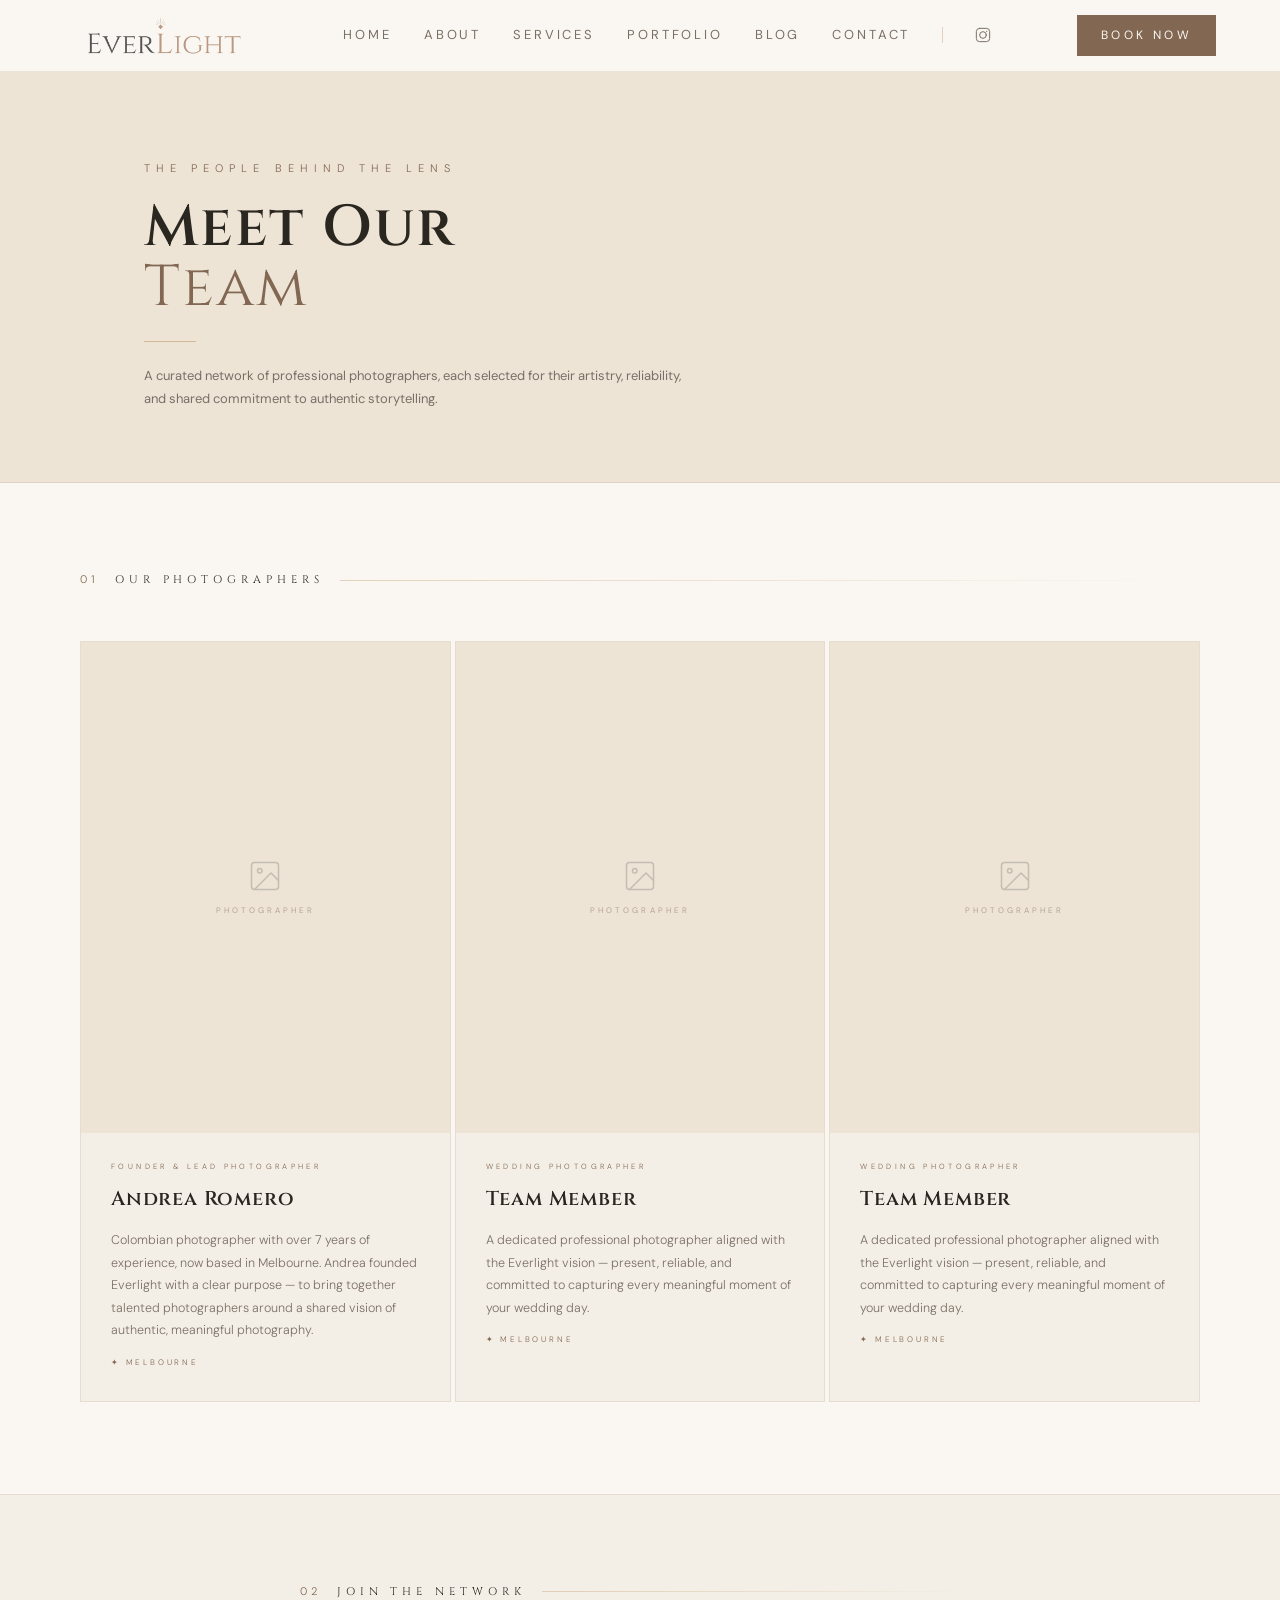
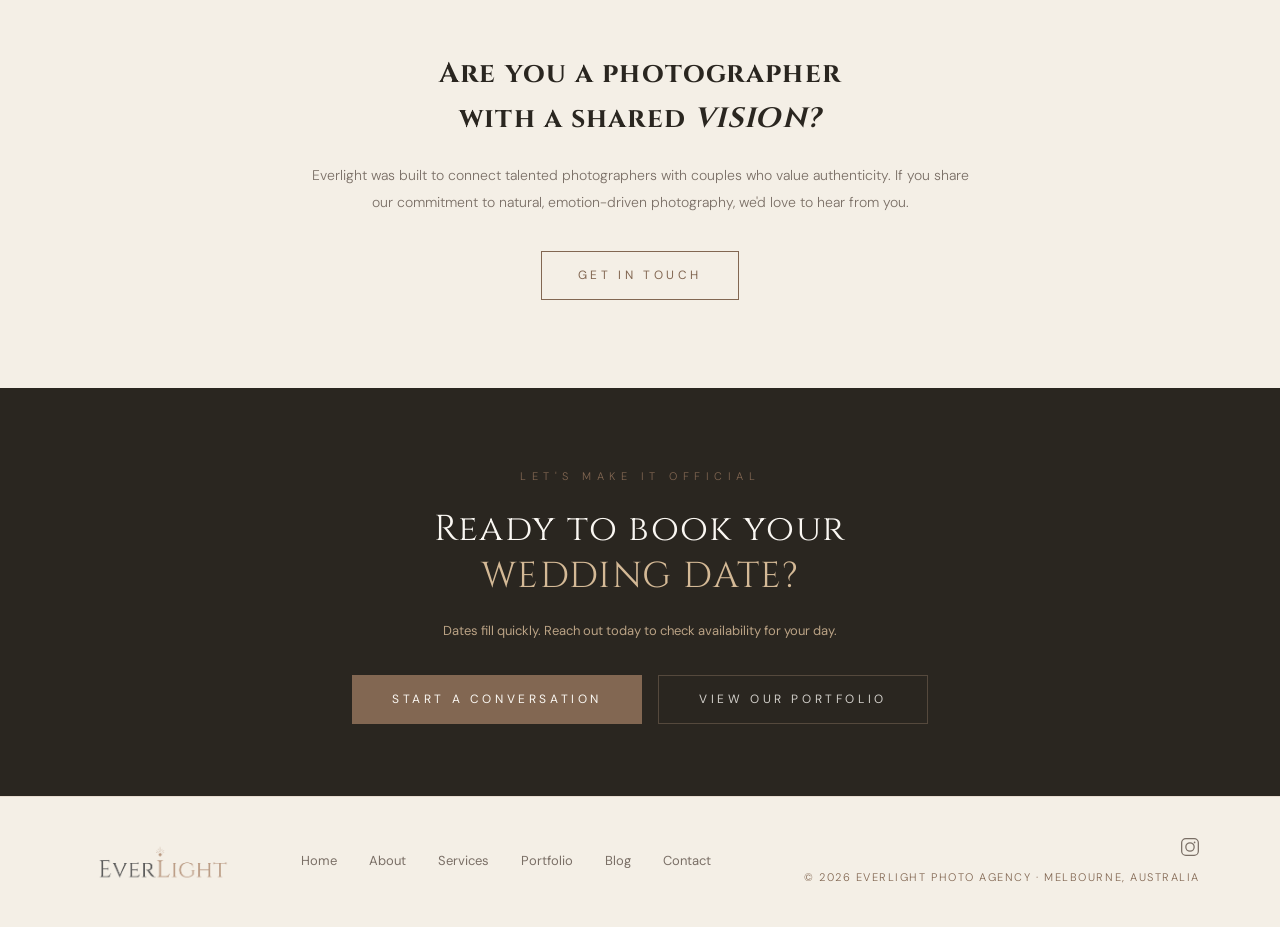
<file: team.html>
<!DOCTYPE html>
<html lang="en-AU">
<head>
  <meta charset="UTF-8">
  <meta name="viewport" content="width=device-width, initial-scale=1.0">
  <title>Our Team — Melbourne Wedding Photographers | Everlight Photo Agency</title>
  <meta name="description" content="Meet the wedding photographers behind Everlight Photo Agency in Melbourne. A curated team of artists guided by a shared vision for timeless, authentic photography.">

  <!-- Canonical -->
  <link rel="canonical" href="https://everlightphotoagency.com/team.html">

  <!-- Open Graph -->
  <meta property="og:type"        content="website">
  <meta property="og:url"         content="https://everlightphotoagency.com/team.html">
  <meta property="og:title"       content="Our Team — Melbourne Wedding Photographers | Everlight Photo Agency">
  <meta property="og:description" content="Meet the professional wedding photographers behind Everlight Photo Agency. Capturing timeless and authentic moments across Melbourne and Australia.">
  <meta property="og:image"       content="https://everlightphotoagency.com/images/andrea-romero.png">
  <meta property="og:locale"      content="en_AU">
  <meta property="og:site_name"   content="Everlight Photo Agency">

  <!-- Twitter Card -->
  <meta name="twitter:card"        content="summary_large_image">
  <meta name="twitter:title"       content="Our Team — Melbourne Wedding Photographers | Everlight">
  <meta name="twitter:description" content="Meet the photographers behind Everlight Photo Agency. Timeless and authentic wedding photography across Melbourne and Australia.">
  <meta name="twitter:image"       content="https://everlightphotoagency.com/images/andrea-romero.png">

  <!-- Favicon -->
  <link rel="icon" type="image/x-icon"  href="images/favicon.ico">
  <link rel="icon" type="image/png" sizes="32x32" href="images/favicon-32x32.png">
  <link rel="icon" type="image/png" sizes="16x16" href="images/favicon-16x16.png">
  <link rel="apple-touch-icon" sizes="180x180"    href="images/apple-touch-icon.png">

  <!-- Schema: BreadcrumbList -->
  <script type="application/ld+json">
  {
    "@context": "https://schema.org",
    "@type": "BreadcrumbList",
    "itemListElement": [
      { "@type": "ListItem", "position": 1, "name": "Home", "item": "https://everlightphotoagency.com/" },
      { "@type": "ListItem", "position": 2, "name": "Team", "item": "https://everlightphotoagency.com/team.html" }
    ]
  }
  </script>

  <link rel="stylesheet" href="css/style.css">
  <style>
    .team-grid {
      display: grid;
      grid-template-columns: repeat(3, 1fr);
      gap: 4px;
      margin-bottom: 4px;
    }
    .team-card {
      background: var(--warm-cream);
      border: 1px solid var(--border);
      overflow: hidden;
      transition: border-color var(--transition);
    }
    .team-card:hover { border-color: var(--taupe); }
    .team-photo {
      aspect-ratio: 3/4;
      background: var(--linen);
      display: flex;
      align-items: center;
      justify-content: center;
      flex-direction: column;
      gap: 12px;
      overflow: hidden;
      position: relative;
    }
    .team-photo img { width: 100%; height: 100%; object-fit: cover; }
    .team-photo-placeholder {
      display: flex;
      flex-direction: column;
      align-items: center;
      gap: 10px;
    }
    .team-photo-placeholder svg { opacity: 0.2; }
    .team-photo-placeholder span {
      font-size: 8px;
      letter-spacing: 0.38em;
      text-transform: uppercase;
      color: var(--taupe);
      opacity: 0.5;
    }
    .team-info { padding: 28px 30px 32px; }
    .team-role {
      font-size: 7.5px;
      letter-spacing: 0.45em;
      text-transform: uppercase;
      color: var(--taupe);
      font-weight: 300;
      margin-bottom: 10px;
      display: block;
    }
    .team-name {
      font-family: var(--font-display);
      font-size: 20px;
      font-weight: 600;
      color: var(--dark);
      letter-spacing: 0.04em;
      margin-bottom: 14px;
    }
    .team-bio {
      font-size: 12.5px;
      color: var(--mid);
      font-weight: 300;
      line-height: 1.8;
    }
    .team-location {
      font-size: 8px;
      letter-spacing: 0.35em;
      text-transform: uppercase;
      color: var(--taupe);
      margin-top: 14px;
      display: flex;
      align-items: center;
      gap: 6px;
      font-weight: 300;
    }
  </style>
  <!-- Google tag (gtag.js) -->
  <script async src="https://www.googletagmanager.com/gtag/js?id=G-6B0KJ8SQY6"></script>
  <script>
    window.dataLayer = window.dataLayer || [];
    function gtag(){dataLayer.push(arguments);}
    gtag('js', new Date());
    gtag('config', 'G-6B0KJ8SQY6');
  </script>
</head>
<body>

  <!-- NAVBAR -->
  <nav class="navbar" id="navbar">
    <a href="index.html" class="logo-wrap">
      <img src="images/logo-light.png" alt="Everlight Photo Agency" class="navbar-logo">
    </a>
    <div class="nav-links">
      <a href="index.html"     class="nav-link">Home</a>
      <a href="about.html"     class="nav-link">About</a>
      <a href="services.html"  class="nav-link">Services</a>
      <a href="portfolio.html" class="nav-link">Portfolio</a>
      <a href="blog.html"      class="nav-link">Blog</a>
      <a href="contact.html"   class="nav-link">Contact</a>
      <div class="nav-social-divider"></div>
      <a href="https://www.instagram.com/andrearlphotography" class="nav-ig-link" target="_blank" aria-label="Instagram">
        <svg width="16" height="16" viewBox="0 0 24 24" fill="none" stroke="currentColor" stroke-width="1.5" stroke-linecap="round" stroke-linejoin="round">
          <rect x="2" y="2" width="20" height="20" rx="5"/>
          <circle cx="12" cy="12" r="5"/>
          <circle cx="17.5" cy="6.5" r="1" fill="currentColor" stroke="none"/>
        </svg>
      </a>
    </div>
    <a href="contact.html" class="nav-cta">Book Now</a>
    <button class="nav-hamburger" id="nav-hamburger" aria-label="Open menu">
      <span></span><span></span><span></span>
    </button>
  </nav>

  <!-- PAGE HERO -->
  <div class="page-hero">
    <div class="container">
      <span class="page-hero-label">The People Behind the Lens</span>
      <h1 class="page-hero-title">Meet Our<br><em>Team</em></h1>
      <div class="page-hero-rule"></div>
      <p class="page-hero-sub">A curated network of professional photographers, each selected for their artistry, reliability, and shared commitment to authentic storytelling.</p>
    </div>
  </div>

  <!-- TEAM SECTION -->
  <section style="padding:88px 80px;background:var(--white-linen);">
    <div class="section-eyebrow">
      <span class="eyebrow-num">01</span>
      <span class="eyebrow-title">Our Photographers</span>
      <div class="eyebrow-line"></div>
    </div>
    <div class="team-grid">

      <!-- Andrea Romero — Founder & Lead -->
      <div class="team-card">
        <div class="team-photo">
          <div class="team-photo-placeholder">
            <svg width="36" height="36" viewBox="0 0 24 24" fill="none" stroke="currentColor" stroke-width="1" stroke-linecap="round" stroke-linejoin="round">
              <rect x="3" y="3" width="18" height="18" rx="2"/><circle cx="8.5" cy="8.5" r="1.5"/><polyline points="21,15 16,10 5,21"/>
            </svg>
            <span>Photographer</span>
          </div>
        </div>
        <div class="team-info">
          <span class="team-role">Founder &amp; Lead Photographer</span>
          <h3 class="team-name">Andrea Romero</h3>
          <p class="team-bio">Colombian photographer with over 7 years of experience, now based in Melbourne. Andrea founded Everlight with a clear purpose — to bring together talented photographers around a shared vision of authentic, meaningful photography.</p>
          <p class="team-location">✦ Melbourne</p>
        </div>
      </div>

      <!-- Photographer 2 -->
      <div class="team-card">
        <div class="team-photo">
          <div class="team-photo-placeholder">
            <svg width="36" height="36" viewBox="0 0 24 24" fill="none" stroke="currentColor" stroke-width="1" stroke-linecap="round" stroke-linejoin="round">
              <rect x="3" y="3" width="18" height="18" rx="2"/><circle cx="8.5" cy="8.5" r="1.5"/><polyline points="21,15 16,10 5,21"/>
            </svg>
            <span>Photographer</span>
          </div>
        </div>
        <div class="team-info">
          <span class="team-role">Wedding Photographer</span>
          <h3 class="team-name">Team Member</h3>
          <p class="team-bio">A dedicated professional photographer aligned with the Everlight vision — present, reliable, and committed to capturing every meaningful moment of your wedding day.</p>
          <p class="team-location">✦ Melbourne</p>
        </div>
      </div>

      <!-- Photographer 3 -->
      <div class="team-card">
        <div class="team-photo">
          <div class="team-photo-placeholder">
            <svg width="36" height="36" viewBox="0 0 24 24" fill="none" stroke="currentColor" stroke-width="1" stroke-linecap="round" stroke-linejoin="round">
              <rect x="3" y="3" width="18" height="18" rx="2"/><circle cx="8.5" cy="8.5" r="1.5"/><polyline points="21,15 16,10 5,21"/>
            </svg>
            <span>Photographer</span>
          </div>
        </div>
        <div class="team-info">
          <span class="team-role">Wedding Photographer</span>
          <h3 class="team-name">Team Member</h3>
          <p class="team-bio">A dedicated professional photographer aligned with the Everlight vision — present, reliable, and committed to capturing every meaningful moment of your wedding day.</p>
          <p class="team-location">✦ Melbourne</p>
        </div>
      </div>

    </div>
  </section>

  <!-- JOIN THE TEAM -->
  <section style="background:var(--warm-cream);border-top:1px solid var(--border);padding:88px 80px;">
    <div style="max-width:680px;margin:0 auto;text-align:center;">
      <div class="section-eyebrow" style="justify-content:center;">
        <span class="eyebrow-num">02</span>
        <span class="eyebrow-title">Join the Network</span>
        <div class="eyebrow-line"></div>
      </div>
      <h2 style="font-family:var(--font-display);font-size:28px;color:var(--dark);letter-spacing:0.04em;margin-bottom:20px;">Are you a photographer<br>with a shared <em style="font-family:var(--font-accent);">vision?</em></h2>
      <p style="font-size:14px;color:var(--mid);font-weight:300;line-height:1.9;margin-bottom:36px;">Everlight was built to connect talented photographers with couples who value authenticity. If you share our commitment to natural, emotion-driven photography, we'd love to hear from you.</p>
      <a href="contact.html" class="btn-outline">Get In Touch</a>
    </div>
  </section>

  <!-- FOOTER -->
  <footer class="footer">
    <div class="footer-cta-band">
      <span class="footer-cta-label">Let's Make It Official</span>
      <h2 class="footer-cta-title">Ready to book your<br><em>wedding date?</em></h2>
      <p class="footer-cta-sub">Dates fill quickly. Reach out today to check availability for your day.</p>
      <div class="footer-cta-btns">
        <a href="contact.html" class="btn-primary-dark">Start a Conversation</a>
        <a href="portfolio.html" class="btn-outline-dark">View Our Portfolio</a>
      </div>
    </div>
    <div class="footer-nav-band">
      <div class="footer-nav-inner">
        <div class="footer-nav-brand">
          <a href="index.html"><img src="images/logo-dark.png" alt="Everlight Photo Agency" class="footer-logo"></a>
        </div>
        <nav class="footer-nav-links">
          <a href="index.html">Home</a>
          <a href="about.html">About</a>
          <a href="services.html">Services</a>
          <a href="portfolio.html">Portfolio</a>
          <a href="blog.html">Blog</a>
          <a href="contact.html">Contact</a>
        </nav>
        <div class="footer-nav-right">
          <a href="https://www.instagram.com/andrearlphotography" class="footer-ig-icon" target="_blank" aria-label="Instagram">
            <svg width="20" height="20" viewBox="0 0 24 24" fill="none" stroke="currentColor" stroke-width="1.5" stroke-linecap="round" stroke-linejoin="round">
              <rect x="2" y="2" width="20" height="20" rx="5"/>
              <circle cx="12" cy="12" r="5"/>
              <circle cx="17.5" cy="6.5" r="1" fill="currentColor" stroke="none"/>
            </svg>
          </a>
          <p class="footer-nav-copy">© 2026 Everlight Photo Agency · Melbourne, Australia</p>
        </div>
      </div>
    </div>
  </footer>

  <!-- Mobile nav overlay -->
  <div class="mobile-nav-overlay" id="mobile-nav-overlay">
    <div class="overlay-header">
      <a href="index.html" class="logo-wrap">
        <img src="images/logo-light.png" alt="Everlight Photo Agency" class="overlay-logo-img">
      </a>
      <button class="overlay-close" id="overlay-close" aria-label="Close menu">
        <svg width="14" height="14" viewBox="0 0 24 24" fill="none" stroke="rgba(212,196,176,0.8)" stroke-width="1.5" stroke-linecap="round" stroke-linejoin="round">
          <line x1="18" y1="6" x2="6" y2="18"/>
          <line x1="6" y1="6" x2="18" y2="18"/>
        </svg>
      </button>
    </div>
    <nav class="overlay-nav-links">
      <a href="index.html"     class="overlay-nav-link">Home</a>
      <a href="about.html"     class="overlay-nav-link">About</a>
      <a href="services.html"  class="overlay-nav-link">Services</a>
      <a href="portfolio.html" class="overlay-nav-link">Portfolio</a>
      <a href="blog.html"      class="overlay-nav-link">Blog</a>
      <a href="contact.html"   class="overlay-nav-link">Contact</a>
      <a href="services.html#common-questions" class="overlay-nav-link overlay-nav-link-faq">FAQ</a>
    </nav>
    <div class="overlay-footer">
      <a href="https://www.instagram.com/andrearlphotography" class="overlay-ig" target="_blank" aria-label="Instagram">
        <svg width="16" height="16" viewBox="0 0 24 24" fill="none" stroke="currentColor" stroke-width="1.5" stroke-linecap="round" stroke-linejoin="round">
          <rect x="2" y="2" width="20" height="20" rx="5"/>
          <circle cx="12" cy="12" r="5"/>
          <circle cx="17.5" cy="6.5" r="1" fill="currentColor" stroke="none"/>
        </svg>
        @andrearlphotography
      </a>
      <a href="contact.html" class="overlay-book-btn">Book Now</a>
    </div>
  </div>

  <script>
    const nav = document.getElementById('navbar');
    window.addEventListener('scroll', () => { nav.classList.toggle('scrolled', window.scrollY > 20); });
  
    // Mobile nav overlay
    const navHamburger = document.getElementById('nav-hamburger');
    const mobileNavOverlay = document.getElementById('mobile-nav-overlay');
    const overlayClose = document.getElementById('overlay-close');
    if (navHamburger && mobileNavOverlay) {
      navHamburger.addEventListener('click', () => {
        mobileNavOverlay.classList.add('open');
        document.body.style.overflow = 'hidden';
      });
      overlayClose.addEventListener('click', () => {
        mobileNavOverlay.classList.remove('open');
        document.body.style.overflow = '';
      });
      mobileNavOverlay.querySelectorAll('a').forEach(link => {
        link.addEventListener('click', () => {
          mobileNavOverlay.classList.remove('open');
          document.body.style.overflow = '';
        });
      });
    }
  </script>

</body>
</html>
</file>
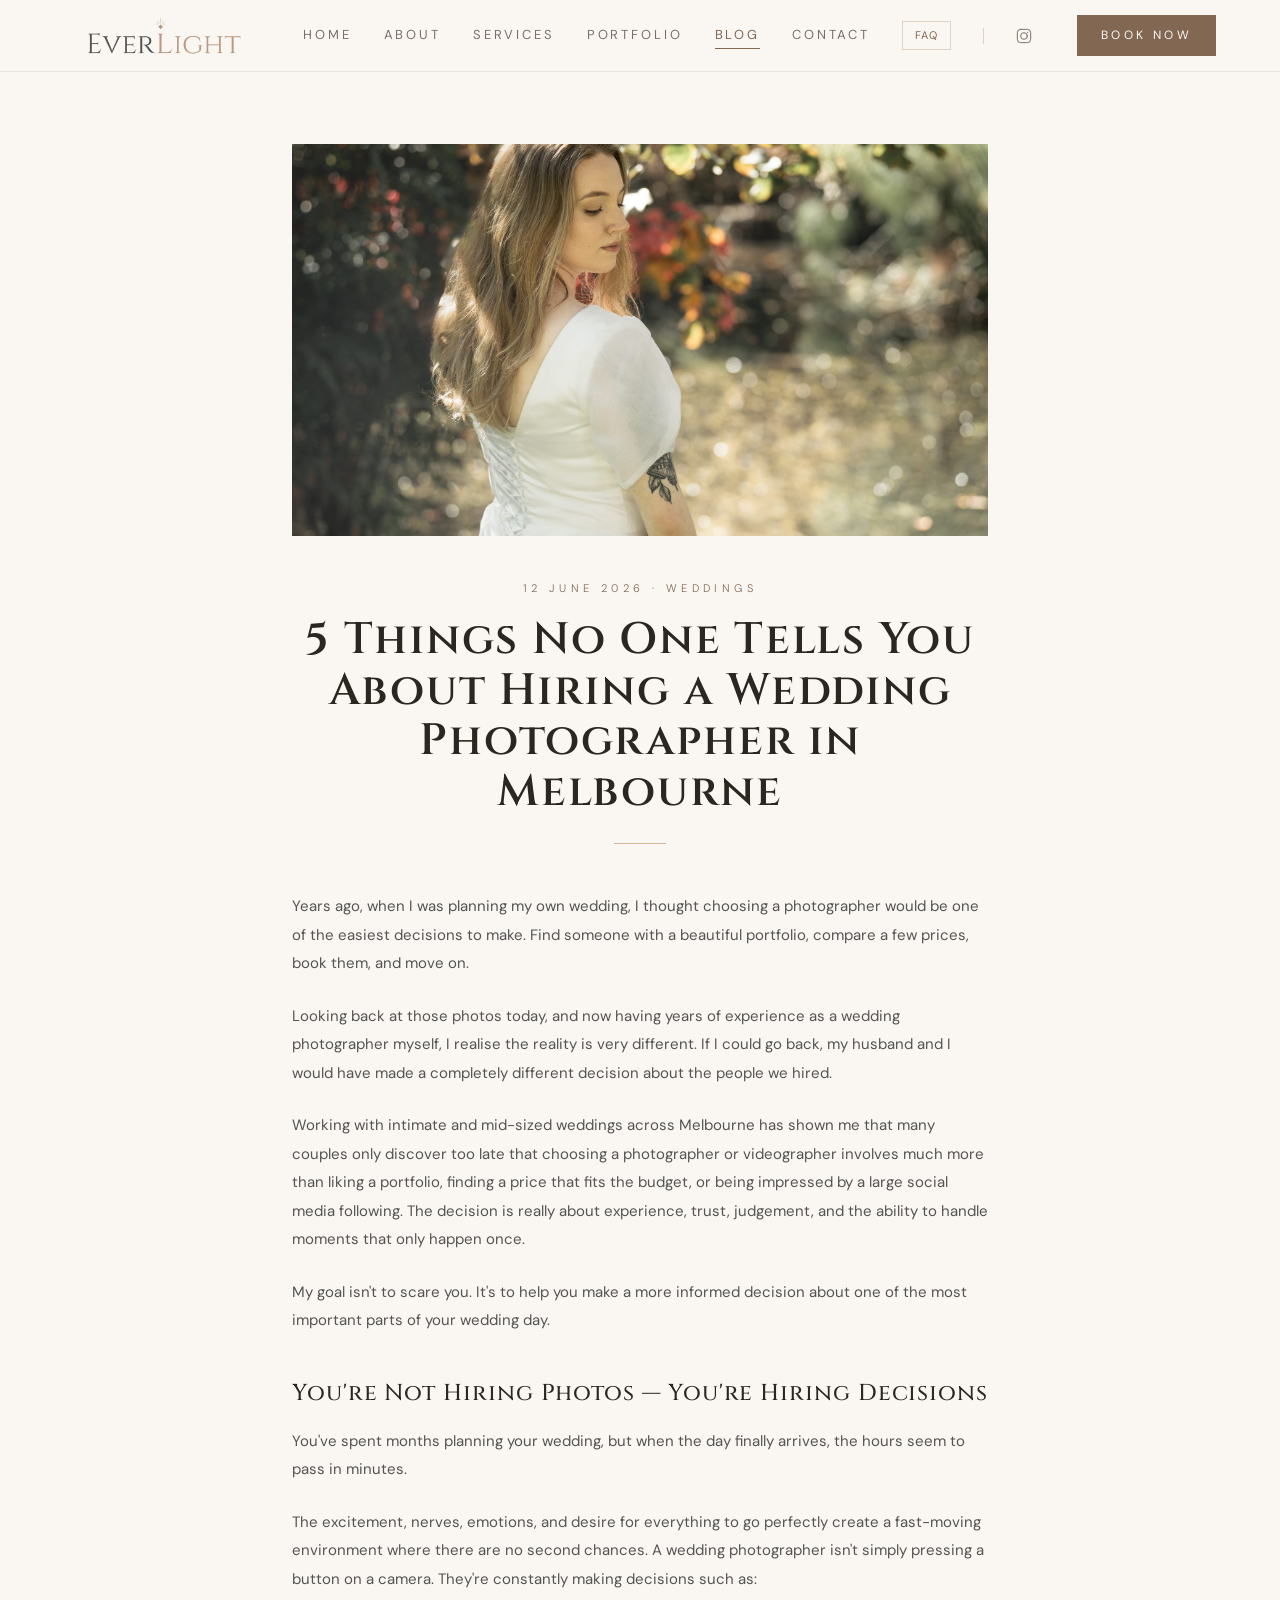
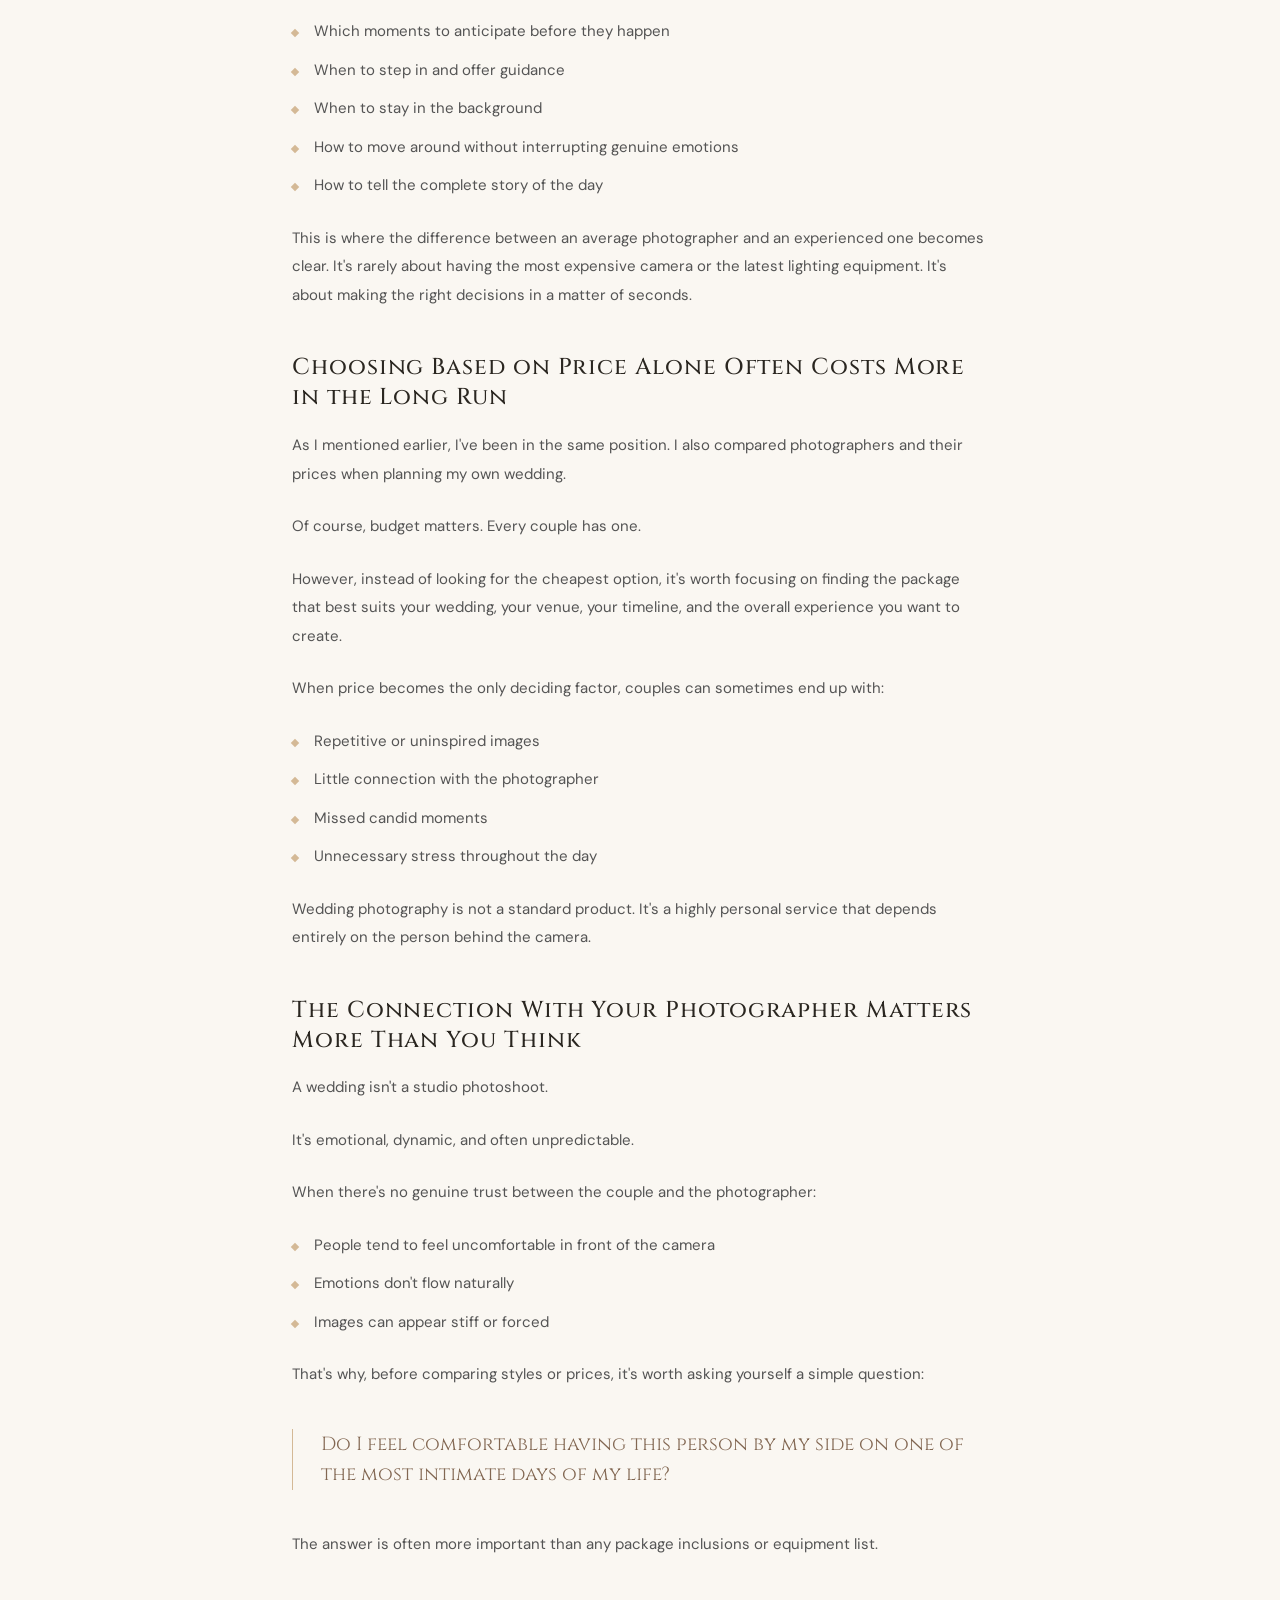
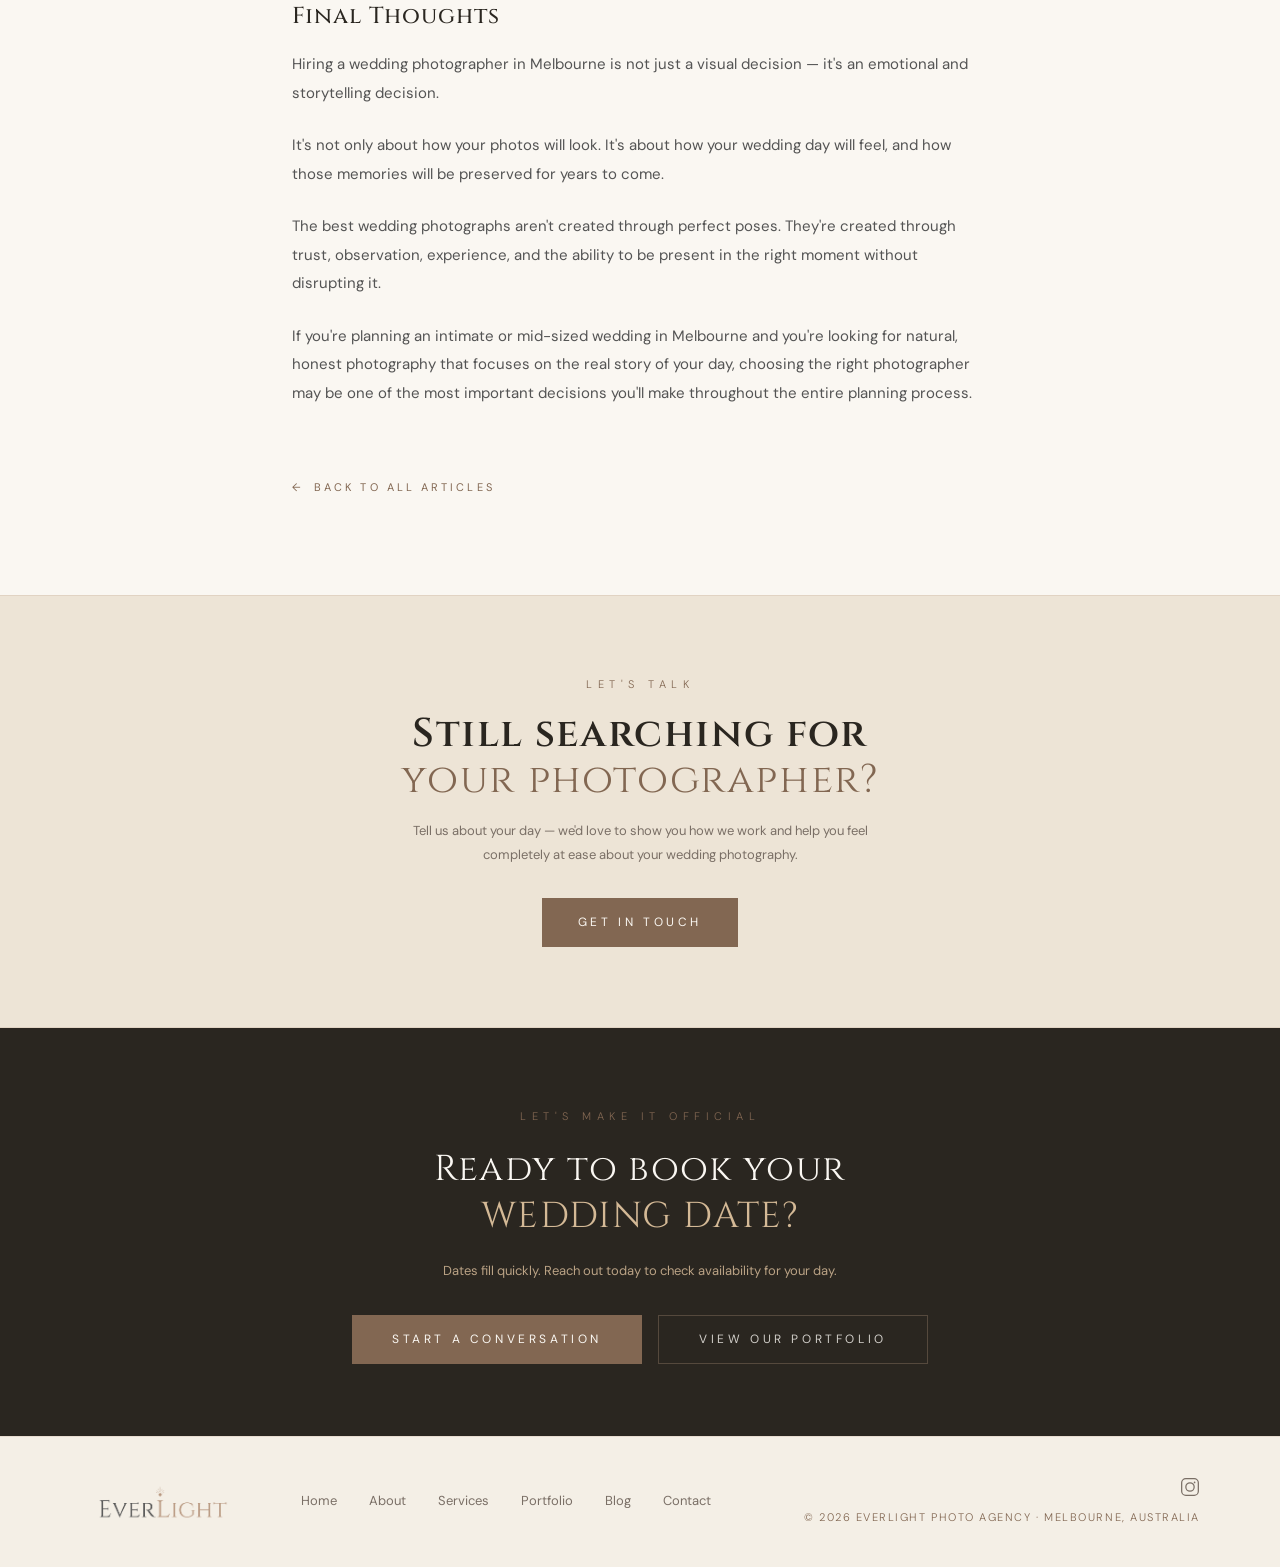
<file: blog/5-things-no-one-tells-you-hiring-wedding-photographer-melbourne.html>
<!DOCTYPE html>
<html lang="en-AU">
<head>
  <meta charset="UTF-8">
  <meta name="viewport" content="width=device-width, initial-scale=1.0">
  <title>5 Things No One Tells You About Hiring a Wedding Photographer in Melbourne | Everlight Blog</title>
  <meta name="description" content="What couples discover too late when hiring a wedding photographer in Melbourne — honest advice on experience, trust and connection from the Everlight Photo Agency team.">

  <!-- Canonical -->
  <link rel="canonical" href="https://everlightphotoagency.com/blog/5-things-no-one-tells-you-hiring-wedding-photographer-melbourne.html">

  <!-- Open Graph -->
  <meta property="og:type"        content="article">
  <meta property="og:url"         content="https://everlightphotoagency.com/blog/5-things-no-one-tells-you-hiring-wedding-photographer-melbourne.html">
  <meta property="og:title"       content="5 Things No One Tells You About Hiring a Wedding Photographer in Melbourne | Everlight Blog">
  <meta property="og:description" content="What couples discover too late when hiring a wedding photographer in Melbourne — honest advice on experience, trust and connection.">
  <meta property="og:image"       content="https://everlightphotoagency.com/images/_RAF5533-Edit.jpg">
  <meta property="og:locale"      content="en_AU">
  <meta property="og:site_name"   content="Everlight Photo Agency">
  <meta property="article:published_time" content="2026-06-12">

  <!-- Twitter Card -->
  <meta name="twitter:card"        content="summary_large_image">
  <meta name="twitter:title"       content="5 Things No One Tells You About Hiring a Wedding Photographer in Melbourne | Everlight Blog">
  <meta name="twitter:description" content="What couples discover too late when hiring a wedding photographer in Melbourne — honest advice on experience, trust and connection.">
  <meta name="twitter:image"       content="https://everlightphotoagency.com/images/_RAF5533-Edit.jpg">

  <!-- Favicon -->
  <link rel="icon" type="image/x-icon"  href="../images/favicon.ico">
  <link rel="icon" type="image/png" sizes="32x32" href="../images/favicon-32x32.png">
  <link rel="icon" type="image/png" sizes="16x16" href="../images/favicon-16x16.png">
  <link rel="apple-touch-icon" sizes="180x180"    href="../images/apple-touch-icon.png">

  <!-- Schema: BlogPosting -->
  <script type="application/ld+json">
  {
    "@context": "https://schema.org",
    "@type": "BlogPosting",
    "headline": "5 Things No One Tells You About Hiring a Wedding Photographer in Melbourne",
    "description": "What couples discover too late when hiring a wedding photographer in Melbourne — honest advice on experience, trust and connection.",
    "image": "https://everlightphotoagency.com/images/_RAF5533-Edit.jpg",
    "datePublished": "2026-06-12",
    "dateModified": "2026-06-12",
    "url": "https://everlightphotoagency.com/blog/5-things-no-one-tells-you-hiring-wedding-photographer-melbourne.html",
    "mainEntityOfPage": "https://everlightphotoagency.com/blog/5-things-no-one-tells-you-hiring-wedding-photographer-melbourne.html",
    "author": {
      "@type": "Person",
      "name": "Andrea Romero"
    },
    "publisher": {
      "@type": "Organization",
      "name": "Everlight Photo Agency",
      "logo": {
        "@type": "ImageObject",
        "url": "https://everlightphotoagency.com/images/logo-dark.png"
      }
    }
  }
  </script>

  <link rel="stylesheet" href="../css/style.css">
  <!-- Google tag (gtag.js) -->
  <script async src="https://www.googletagmanager.com/gtag/js?id=G-6B0KJ8SQY6"></script>
  <script>
    window.dataLayer = window.dataLayer || [];
    function gtag(){dataLayer.push(arguments);}
    gtag('js', new Date());
    gtag('config', 'G-6B0KJ8SQY6');
  </script>
</head>
<body>

  <!-- NAVBAR -->
  <nav class="navbar" id="navbar">
    <a href="../index.html" class="logo-wrap">
      <img src="../images/logo-light.png" alt="Everlight Photo Agency" class="navbar-logo">
    </a>
    <div class="nav-links">
      <a href="../index.html"     class="nav-link">Home</a>
      <a href="../about.html"     class="nav-link">About</a>
      <a href="../services.html"  class="nav-link">Services</a>
      <a href="../portfolio.html" class="nav-link">Portfolio</a>
      <a href="../blog.html"      class="nav-link active">Blog</a>
      <a href="../contact.html"   class="nav-link">Contact</a>
      <a href="../services.html#common-questions" class="nav-link nav-link-faq">FAQ</a>
      <div class="nav-social-divider"></div>
      <a href="https://www.instagram.com/andrearlphotography" class="nav-ig-link" target="_blank" aria-label="Instagram">
        <svg width="16" height="16" viewBox="0 0 24 24" fill="none" stroke="currentColor" stroke-width="1.5" stroke-linecap="round" stroke-linejoin="round">
          <rect x="2" y="2" width="20" height="20" rx="5"/>
          <circle cx="12" cy="12" r="5"/>
          <circle cx="17.5" cy="6.5" r="1" fill="currentColor" stroke="none"/>
        </svg>
      </a>
    </div>
    <a href="../contact.html" class="nav-cta">Book Now</a>
    <button class="nav-hamburger" id="nav-hamburger" aria-label="Open menu">
      <span></span><span></span><span></span>
    </button>
  </nav>

  <!-- ════════════════════════════════════════════
       ARTICLE — Single column
  ════════════════════════════════════════════ -->
  <main class="article-page">

    <div class="article-hero-img">
      <img src="../images/_RAF5533-Edit.jpg" alt="Bride in a garden in Melbourne photographed by Everlight Photo Agency">
    </div>

    <header class="article-header">
      <p class="article-meta">12 June 2026 · Weddings</p>
      <h1 class="article-title">5 Things No One Tells You About Hiring a Wedding Photographer in Melbourne</h1>
      <div class="article-rule"></div>
    </header>

    <div class="article-body">
      <p>Years ago, when I was planning my own wedding, I thought choosing a photographer would be one of the easiest decisions to make. Find someone with a beautiful portfolio, compare a few prices, book them, and move on.</p>

      <p>Looking back at those photos today, and now having years of experience as a wedding photographer myself, I realise the reality is very different. If I could go back, my husband and I would have made a completely different decision about the people we hired.</p>

      <p>Working with intimate and mid-sized weddings across Melbourne has shown me that many couples only discover too late that choosing a photographer or videographer involves much more than liking a portfolio, finding a price that fits the budget, or being impressed by a large social media following. The decision is really about experience, trust, judgement, and the ability to handle moments that only happen once.</p>

      <p>My goal isn't to scare you. It's to help you make a more informed decision about one of the most important parts of your wedding day.</p>

      <h2>You're Not Hiring Photos — You're Hiring Decisions</h2>
      <p>You've spent months planning your wedding, but when the day finally arrives, the hours seem to pass in minutes.</p>

      <p>The excitement, nerves, emotions, and desire for everything to go perfectly create a fast-moving environment where there are no second chances. A wedding photographer isn't simply pressing a button on a camera. They're constantly making decisions such as:</p>

      <ul>
        <li>Which moments to anticipate before they happen</li>
        <li>When to step in and offer guidance</li>
        <li>When to stay in the background</li>
        <li>How to move around without interrupting genuine emotions</li>
        <li>How to tell the complete story of the day</li>
      </ul>

      <p>This is where the difference between an average photographer and an experienced one becomes clear. It's rarely about having the most expensive camera or the latest lighting equipment. It's about making the right decisions in a matter of seconds.</p>

      <h2>Choosing Based on Price Alone Often Costs More in the Long Run</h2>
      <p>As I mentioned earlier, I've been in the same position. I also compared photographers and their prices when planning my own wedding.</p>

      <p>Of course, budget matters. Every couple has one.</p>

      <p>However, instead of looking for the cheapest option, it's worth focusing on finding the package that best suits your wedding, your venue, your timeline, and the overall experience you want to create.</p>

      <p>When price becomes the only deciding factor, couples can sometimes end up with:</p>

      <ul>
        <li>Repetitive or uninspired images</li>
        <li>Little connection with the photographer</li>
        <li>Missed candid moments</li>
        <li>Unnecessary stress throughout the day</li>
      </ul>

      <p>Wedding photography is not a standard product. It's a highly personal service that depends entirely on the person behind the camera.</p>

      <h2>The Connection With Your Photographer Matters More Than You Think</h2>
      <p>A wedding isn't a studio photoshoot.</p>

      <p>It's emotional, dynamic, and often unpredictable.</p>

      <p>When there's no genuine trust between the couple and the photographer:</p>

      <ul>
        <li>People tend to feel uncomfortable in front of the camera</li>
        <li>Emotions don't flow naturally</li>
        <li>Images can appear stiff or forced</li>
      </ul>

      <p>That's why, before comparing styles or prices, it's worth asking yourself a simple question:</p>

      <blockquote>Do I feel comfortable having this person by my side on one of the most intimate days of my life?</blockquote>

      <p>The answer is often more important than any package inclusions or equipment list.</p>

      <h2>Final Thoughts</h2>
      <p>Hiring a wedding photographer in Melbourne is not just a visual decision — it's an emotional and storytelling decision.</p>

      <p>It's not only about how your photos will look. It's about how your wedding day will feel, and how those memories will be preserved for years to come.</p>

      <p>The best wedding photographs aren't created through perfect poses. They're created through trust, observation, experience, and the ability to be present in the right moment without disrupting it.</p>

      <p>If you're planning an intimate or mid-sized wedding in Melbourne and you're looking for natural, honest photography that focuses on the real story of your day, choosing the right photographer may be one of the most important decisions you'll make throughout the entire planning process.</p>
    </div>

    <a href="../blog.html" class="article-back"><span aria-hidden="true">←</span> Back to All Articles</a>

  </main>

  <!-- ════════════════════════════════════════════
       CONTACT CTA
  ════════════════════════════════════════════ -->
  <section class="blog-cta">
    <span class="blog-cta-label">Let's Talk</span>
    <h2 class="blog-cta-title">Still searching for<br><em>your photographer?</em></h2>
    <p class="blog-cta-sub">Tell us about your day — we'd love to show you how we work and help you feel completely at ease about your wedding photography.</p>
    <a href="../contact.html" class="btn-primary">Get in Touch</a>
  </section>

  <!-- FOOTER -->
  <footer class="footer">
    <div class="footer-cta-band">
      <span class="footer-cta-label">Let's Make It Official</span>
      <h2 class="footer-cta-title">Ready to book your<br><em>wedding date?</em></h2>
      <p class="footer-cta-sub">Dates fill quickly. Reach out today to check availability for your day.</p>
      <div class="footer-cta-btns">
        <a href="../contact.html" class="btn-primary-dark">Start a Conversation</a>
        <a href="../portfolio.html" class="btn-outline-dark">View Our Portfolio</a>
      </div>
    </div>
    <div class="footer-nav-band">
      <div class="footer-nav-inner">
        <div class="footer-nav-brand">
          <a href="../index.html"><img src="../images/logo-dark.png" alt="Everlight Photo Agency" class="footer-logo"></a>
        </div>
        <nav class="footer-nav-links">
          <a href="../index.html">Home</a>
          <a href="../about.html">About</a>
          <a href="../services.html">Services</a>
          <a href="../portfolio.html">Portfolio</a>
          <a href="../blog.html">Blog</a>
          <a href="../contact.html">Contact</a>
        </nav>
        <div class="footer-nav-right">
          <a href="https://www.instagram.com/andrearlphotography" class="footer-ig-icon" target="_blank" aria-label="Instagram">
            <svg width="20" height="20" viewBox="0 0 24 24" fill="none" stroke="currentColor" stroke-width="1.5" stroke-linecap="round" stroke-linejoin="round">
              <rect x="2" y="2" width="20" height="20" rx="5"/>
              <circle cx="12" cy="12" r="5"/>
              <circle cx="17.5" cy="6.5" r="1" fill="currentColor" stroke="none"/>
            </svg>
          </a>
          <p class="footer-nav-copy">© 2026 Everlight Photo Agency · Melbourne, Australia</p>
        </div>
      </div>
    </div>
  </footer>

  <!-- Mobile nav overlay -->
  <div class="mobile-nav-overlay" id="mobile-nav-overlay">
    <div class="overlay-header">
      <a href="../index.html" class="logo-wrap">
        <img src="../images/logo-light.png" alt="Everlight Photo Agency" class="overlay-logo-img">
      </a>
      <button class="overlay-close" id="overlay-close" aria-label="Close menu">
        <svg width="14" height="14" viewBox="0 0 24 24" fill="none" stroke="rgba(212,196,176,0.8)" stroke-width="1.5" stroke-linecap="round" stroke-linejoin="round">
          <line x1="18" y1="6" x2="6" y2="18"/>
          <line x1="6" y1="6" x2="18" y2="18"/>
        </svg>
      </button>
    </div>
    <nav class="overlay-nav-links">
      <a href="../index.html"     class="overlay-nav-link">Home</a>
      <a href="../about.html"     class="overlay-nav-link">About</a>
      <a href="../services.html"  class="overlay-nav-link">Services</a>
      <a href="../portfolio.html" class="overlay-nav-link">Portfolio</a>
      <a href="../blog.html"      class="overlay-nav-link">Blog</a>
      <a href="../contact.html"   class="overlay-nav-link">Contact</a>
      <a href="../services.html#common-questions" class="overlay-nav-link overlay-nav-link-faq">FAQ</a>
    </nav>
    <div class="overlay-footer">
      <a href="https://www.instagram.com/andrearlphotography" class="overlay-ig" target="_blank" aria-label="Instagram">
        <svg width="16" height="16" viewBox="0 0 24 24" fill="none" stroke="currentColor" stroke-width="1.5" stroke-linecap="round" stroke-linejoin="round">
          <rect x="2" y="2" width="20" height="20" rx="5"/>
          <circle cx="12" cy="12" r="5"/>
          <circle cx="17.5" cy="6.5" r="1" fill="currentColor" stroke="none"/>
        </svg>
        @andrearlphotography
      </a>
      <a href="../contact.html" class="overlay-book-btn">Book Now</a>
    </div>
  </div>

  <script>
    // Sticky navbar shadow on scroll
    const nav = document.getElementById('navbar');
    window.addEventListener('scroll', () => {
      nav.classList.toggle('scrolled', window.scrollY > 20);
    });

    // Mobile nav overlay
    const navHamburger = document.getElementById('nav-hamburger');
    const mobileNavOverlay = document.getElementById('mobile-nav-overlay');
    const overlayClose = document.getElementById('overlay-close');
    if (navHamburger && mobileNavOverlay) {
      navHamburger.addEventListener('click', () => {
        mobileNavOverlay.classList.add('open');
        document.body.style.overflow = 'hidden';
      });
      overlayClose.addEventListener('click', () => {
        mobileNavOverlay.classList.remove('open');
        document.body.style.overflow = '';
      });
      mobileNavOverlay.querySelectorAll('a').forEach(link => {
        link.addEventListener('click', () => {
          mobileNavOverlay.classList.remove('open');
          document.body.style.overflow = '';
        });
      });
    }
  </script>

</body>
</html>
</file>
<file: css/style.css>
/* ============================================================
   EVERLIGHT PHOTO AGENCY — Shared Design System
   Version 1.0 · Australia 2025
   ============================================================ */

@import url('https://fonts.googleapis.com/css2?family=Cinzel:wght@400;500;600;700&family=Cinzel+Decorative:wght@400&family=DM+Sans:ital,wght@0,200;0,300;0,400;0,500;1,300&display=swap');

/* ── Accessibility utility ── */
.visually-hidden {
  position: absolute;
  width: 1px;
  height: 1px;
  padding: 0;
  margin: -1px;
  overflow: hidden;
  clip: rect(0,0,0,0);
  white-space: nowrap;
  border: 0;
}

/* ── CSS Variables ── */
:root {
  --white-linen:  #FAF7F2;
  --warm-cream:   #F4EFE6;
  --linen:        #EDE4D6;
  --champagne:    #D4B996;
  --taupe:        #826752; /* accesibilidad: era #B89880 (2.51:1) → ahora 4.90:1 (wl) / 4.57:1 (wc) sobre white-linen ✅ WCAG AA */
  --mid:          #7A6F66;
  --warm-gray:    #545454;
  --dark:         #2A2620;
  --border:       rgba(184, 152, 128, 0.22);
  --border-mid:   rgba(184, 152, 128, 0.40);

  --font-display: 'Cinzel', serif;
  --font-accent:  'Cinzel Decorative', serif;
  --font-body:    'DM Sans', sans-serif;

  --transition:   0.3s ease;
  --max-width:    1280px;
}

/* ── Reset ── */
*, *::before, *::after { margin: 0; padding: 0; box-sizing: border-box; }
html { scroll-behavior: smooth; }
body {
  background: var(--white-linen);
  font-family: var(--font-body);
  font-weight: 400;
  color: var(--dark);
  line-height: 1.6;
  -webkit-font-smoothing: antialiased;
  -moz-osx-font-smoothing: grayscale;
  text-rendering: optimizeLegibility;
}
/* Pantallas no-Retina (96 dpi): desactivar antialiased para evitar texto difuso */
@media (-webkit-max-device-pixel-ratio: 1), (max-resolution: 96dpi) {
  body {
    -webkit-font-smoothing: auto;
    -moz-osx-font-smoothing: auto;
  }
}
img { display: block; width: 100%; height: 100%; object-fit: cover; }
a { text-decoration: none; color: inherit; }
button { cursor: pointer; border: none; background: none; font-family: var(--font-body); }
ul { list-style: none; }

/* ── Utility ── */
.container {
  width: 100%;
  max-width: var(--max-width);
  margin: 0 auto;
  padding: 0 64px;
}
.section-eyebrow {
  display: flex;
  align-items: center;
  gap: 16px;
  margin-bottom: 52px;
}
.eyebrow-num {
  font-family: var(--font-body);
  font-size: 11px;
  letter-spacing: 0.35em;
  color: var(--taupe);
  text-transform: uppercase;
  font-weight: 300;
}
.eyebrow-title {
  font-family: var(--font-display);
  font-size: 11px;
  letter-spacing: 0.45em;
  text-transform: uppercase;
  color: var(--dark);
  font-weight: 400;
}
.eyebrow-line {
  flex: 1;
  height: 1px;
  background: linear-gradient(90deg, var(--champagne), transparent);
  opacity: 0.6;
}

/* ── Buttons ── */
.btn-primary {
  display: inline-block;
  background: var(--taupe);
  color: var(--white-linen);
  font-family: var(--font-body);
  font-size: 12px;
  font-weight: 400;
  letter-spacing: 0.3em;
  text-transform: uppercase;
  padding: 15px 36px;
  transition: background var(--transition), color var(--transition);
}
.btn-primary:hover { background: var(--dark); }

.btn-outline {
  display: inline-block;
  background: transparent;
  color: var(--taupe);
  font-family: var(--font-body);
  font-size: 12px;
  font-weight: 400;
  letter-spacing: 0.3em;
  text-transform: uppercase;
  padding: 14px 36px;
  border: 1px solid var(--taupe);
  transition: border-color var(--transition), color var(--transition), background var(--transition);
}
.btn-outline:hover { background: var(--taupe); color: var(--white-linen); border-color: var(--taupe); }

.btn-ghost {
  display: inline-flex;
  align-items: center;
  gap: 10px;
  font-family: var(--font-body);
  font-size: 12px;
  font-weight: 400;
  letter-spacing: 0.38em;
  text-transform: uppercase;
  color: var(--taupe);
  transition: gap var(--transition);
}
.btn-ghost:hover { gap: 16px; }
.btn-ghost .arrow { font-style: normal; }

/* ── Diamond Decorator ── */
.diamond {
  display: inline-block;
  width: 5px;
  height: 5px;
  background: var(--taupe);
  transform: rotate(45deg);
  flex-shrink: 0;
}
.diamond-sm {
  width: 4px;
  height: 4px;
}
.diamond-lg {
  width: 7px;
  height: 7px;
}

/* ── Logo images ── */
.logo-wrap {
  display: inline-flex;
  align-items: center;
  text-decoration: none;
  flex-shrink: 0;
}
.navbar-logo {
  height: 48px;
  width: auto;
  display: block;
  object-fit: contain;
}
.footer-logo {
  height: 40px;
  width: auto;
  display: block;
  object-fit: contain;
}

/* ── NAVBAR ── */
.navbar {
  position: sticky;
  top: 0;
  z-index: 100;
  background: var(--white-linen);
  border-bottom: 1px solid var(--border);
  height: 72px;
  display: flex;
  align-items: center;
  justify-content: space-between;
  padding: 0 64px;
  transition: box-shadow var(--transition);
}
.navbar.scrolled { box-shadow: 0 2px 24px rgba(42,38,32,0.06); }

.nav-links {
  display: flex;
  align-items: center;
  gap: 32px;
}
.nav-link {
  font-family: var(--font-body);
  font-size: 13px;
  letter-spacing: 0.22em;
  text-transform: uppercase;
  color: var(--mid);
  font-weight: 400;
  position: relative;
  transition: color var(--transition);
}
.nav-social-divider {
  width: 1px;
  height: 16px;
  background: var(--border-mid);
  flex-shrink: 0;
}
.nav-ig-link {
  display: flex;
  align-items: center;
  color: var(--mid);
  transition: color var(--transition);
  line-height: 1;
}
.nav-ig-link:hover { color: var(--taupe); }
.nav-link::after {
  content: '';
  position: absolute;
  bottom: -3px;
  left: 0;
  width: 0;
  height: 1px;
  background: var(--taupe);
  transition: width var(--transition);
}
.nav-link:hover { color: var(--taupe); }
.nav-link:hover::after, .nav-link.active::after { width: 100%; }
.nav-link.active { color: var(--taupe); }
.nav-link-faq {
  border: 1px solid rgba(184, 152, 128, 0.40);
  padding: 5px 12px;
  font-size: 11px;
  letter-spacing: 0.08em;
  color: var(--taupe) !important;
  transition: background var(--transition), color var(--transition), border-color var(--transition);
}
.nav-link-faq::after { display: none; }
.nav-link-faq:hover { background: var(--taupe); color: var(--white-linen) !important; border-color: var(--taupe); }

.nav-cta {
  background: var(--taupe);
  color: var(--white-linen);
  font-family: var(--font-body);
  font-size: 12px;
  letter-spacing: 0.28em;
  text-transform: uppercase;
  padding: 11px 24px;
  font-weight: 400;
  transition: background var(--transition);
}
.nav-cta:hover { background: var(--dark); }

/* ── HAMBURGER BUTTON (mobile only) ── */
.nav-hamburger {
  display: none;
  flex-direction: column;
  justify-content: center;
  gap: 5px;
  background: none;
  border: none;
  cursor: pointer;
  padding: 4px;
  flex-shrink: 0;
}
.nav-hamburger span {
  display: block;
  width: 22px;
  height: 1.5px;
  background: var(--dark);
  transition: background var(--transition);
}
.navbar.is-light .nav-hamburger span { background: var(--white-linen); }

/* ── MOBILE NAV OVERLAY ── */
.mobile-nav-overlay {
  position: fixed;
  inset: 0;
  background: var(--dark);
  z-index: 999;
  display: flex;
  flex-direction: column;
  opacity: 0;
  pointer-events: none;
  transition: opacity 0.3s ease;
}
.mobile-nav-overlay.open {
  opacity: 1;
  pointer-events: all;
}
.overlay-header {
  display: flex;
  justify-content: space-between;
  align-items: center;
  padding: 20px 24px;
  flex-shrink: 0;
}
.overlay-logo-img {
  height: 44px;
  width: auto;
}
.overlay-close {
  width: 36px;
  height: 36px;
  border: 1px solid rgba(212,196,176,0.25);
  border-radius: 50%;
  background: none;
  cursor: pointer;
  display: flex;
  align-items: center;
  justify-content: center;
  flex-shrink: 0;
  transition: border-color var(--transition);
}
.overlay-close:hover { border-color: rgba(212,196,176,0.6); }
.overlay-nav-links {
  flex: 1;
  display: flex;
  flex-direction: column;
  padding: 28px 24px 16px;
  overflow-y: auto;
}
.overlay-nav-link {
  font-family: var(--font-display);
  font-size: 30px;
  font-weight: 400;
  color: var(--white-linen);
  text-decoration: none;
  padding: 12px 0;
  border-bottom: 0.5px solid rgba(212,196,176,0.1);
  letter-spacing: 0.03em;
  transition: color var(--transition);
}
.overlay-nav-link:last-of-type { border-bottom: none; }
.overlay-nav-link:hover { color: var(--taupe); }
.overlay-nav-link-faq {
  font-family: var(--font-body);
  font-size: 12px;
  letter-spacing: 0.25em;
  text-transform: uppercase;
  color: rgba(212,196,176,0.80);
  padding: 16px 0 0;
  border-bottom: none;
}
.overlay-nav-link-faq:hover { color: var(--taupe); }
.overlay-footer {
  padding: 20px 24px 32px;
  display: flex;
  flex-direction: column;
  gap: 16px;
  flex-shrink: 0;
}
.overlay-ig {
  display: flex;
  align-items: center;
  gap: 10px;
  color: rgba(212,196,176,0.80);
  font-size: 12px;
  letter-spacing: 0.08em;
  text-decoration: none;
  transition: color var(--transition);
}
.overlay-ig svg { flex-shrink: 0; }
.overlay-ig:hover { color: rgba(212,196,176,1.0); }
.overlay-book-btn {
  display: block;
  background: var(--taupe);
  color: var(--white-linen);
  text-align: center;
  padding: 14px;
  font-family: var(--font-body);
  font-size: 12px;
  letter-spacing: 0.28em;
  text-transform: uppercase;
  text-decoration: none;
  transition: background var(--transition);
}
.overlay-book-btn:hover { background: #a0836b; }

/* ── HERO ── */
.hero {
  position: relative;
  min-height: 88vh;
  background: var(--linen);
  display: grid;
  grid-template-columns: 1fr 1fr;
  overflow: hidden;
}

/* Hero photo side — positioned context for parallax ornaments */
.hero-photo-side {
  position: relative;
  overflow: hidden;
}

/* Hero photo fill — img inside .hero-photo-side fills absolutely */
.hero-photo-side > img {
  position: absolute;
  inset: 0;
  width: 100%;
  height: 100%;
  object-fit: cover;
  object-position: center;
}

/* Gallery, team, about, portfolio img containers */
.gallery-cell img,
.portfolio-cell img,
.team-photo img,
.about-photo img {
  width: 100%;
  height: 100%;
  object-fit: cover;
  object-position: center;
  display: block;
}

/* Gallery cell hover zoom on real images */
.gallery-cell img,
.portfolio-cell img {
  transition: transform 0.5s ease;
}
.gallery-cell:hover img,
.portfolio-cell:hover img { transform: scale(1.04); }
.hero-content-side {
  display: flex;
  align-items: center;
  padding: 80px 72px 80px 80px;
  position: relative;
  z-index: 2;
}
.hero-inner { max-width: 520px; text-align: center;}
.hero-eyebrow {
  font-family: var(--font-body);
  font-size: 12px;
  letter-spacing: 0.55em;
  text-transform: uppercase;
  color: var(--taupe);
  font-weight: 300;
  margin-bottom: 22px;
}
.hero-heading {
  font-family: var(--font-display);
  font-size: clamp(52px, 5.5vw, 72px);
  line-height: 1;
  letter-spacing: 0.02em;
  margin-bottom: 0;
}
.hero-ever  { font-weight: 600; color: var(--dark); display: block; }
.hero-light { font-weight: 400; color: var(--taupe); display: block; }
.hero-rule {
  width: 52px;
  height: 1px;
  background: var(--champagne);
  margin: 28px 0;
}
.hero-tagline {
  font-family: var(--font-display);
  font-size: 12px;
  font-weight: 400;
  letter-spacing: 0.35em;
  text-transform: uppercase;
  color: var(--mid);
  line-height: 2.4;
  margin-bottom: 36px;
}
.hero-cta-row {
  display: flex;
    gap: 14px;
    flex-wrap: nowrap;
    align-content: flex-start;
    flex-direction: row;
    justify-content: center;
    align-items: center;
}
.hero-scroll {
  position: absolute;
  bottom: 32px;
  left: 80px;
  display: flex;
  align-items: center;
  gap: 12px;
}
.hero-scroll-line { width: 32px; height: 1px; background: var(--champagne); opacity: 0.6; }
.hero-scroll-text {
  font-size: 11px;
  letter-spacing: 0.45em;
  text-transform: uppercase;
  color: var(--taupe);
  opacity: 0.65;
}

.hero-photo-side {
  position: relative;
  overflow: hidden;
  background: var(--warm-cream);
}
.hero-photo-side img {
  width: 100%;
  height: 100%;
  object-fit: cover;
  object-position: center;
}
.hero-photo-placeholder {
  width: 100%;
  height: 100%;
  display: flex;
  flex-direction: column;
  align-items: center;
  justify-content: center;
  gap: 16px;
  background: var(--warm-cream);
}
.hero-photo-placeholder svg { opacity: 0.2; }
.hero-photo-placeholder span {
  font-size: 11px;
  letter-spacing: 0.45em;
  text-transform: uppercase;
  color: var(--taupe);
  opacity: 0.5;
}
.hero-aside {
  position: absolute;
  right: 28px;
  top: 50%;
  transform: translateY(-50%);
  display: flex;
  flex-direction: column;
  align-items: center;
  gap: 14px;
  z-index: 3;
}
.hero-aside-line { width: 1px; height: 64px; background: rgba(184,152,128,0.3); }
.hero-aside-text {
  font-size: 11px;
  letter-spacing: 0.45em;
  text-transform: uppercase;
  color: var(--taupe);
  writing-mode: vertical-lr;
  opacity: 0.55;
}

/* ── STATS STRIP ── */
.stats-strip {
  background: var(--warm-cream);
  border-top: 1px solid var(--border);
  border-bottom: 1px solid var(--border);
  display: grid;
  grid-template-columns: repeat(4, 1fr);
}
.stat-item {
  padding: 28px 40px;
  text-align: center;
  border-right: 1px solid var(--border);
}
.stat-item:last-child { border-right: none; }
.stat-num {
  font-family: var(--font-display);
  font-size: 30px;
  font-weight: 400;
  color: var(--taupe);
  letter-spacing: 0.04em;
  display: block;
}
.stat-label {
  font-size: 11px;
  letter-spacing: 0.42em;
  text-transform: uppercase;
  color: var(--mid);
  margin-top: 5px;
  font-weight: 300;
}

/* ── ABOUT ── */
.about-section {
  background: var(--white-linen);
  padding: 96px 80px;
  display: grid;
  grid-template-columns: 1fr 1px 1fr;
  gap: 72px;
  align-items: start;
}
.about-divider { background: var(--border); align-self: stretch; }
.about-eyebrow {
  font-size: 11px;
  letter-spacing: 0.5em;
  text-transform: uppercase;
  color: var(--taupe);
  margin-bottom: 20px;
  font-weight: 300;
  display: block;
}
.about-title {
  font-family: var(--font-display);
  font-size: 28px;
  font-weight: 600;
  color: var(--dark);
  letter-spacing: 0.04em;
  line-height: 1.2;
  margin-bottom: 22px;
}
.about-text {
  font-size: 15px;
  line-height: 1.9;
  color: var(--mid);
  font-weight: 400;
  margin-bottom: 28px;
}
.about-photo {
  width: 100%;
  aspect-ratio: 4/5;
  background: var(--warm-cream);
  border: 1px solid var(--border);
  overflow: hidden;
  margin-bottom: 24px;
}
.about-quote-block {
  border-left: 2px solid var(--champagne);
  padding-left: 26px;
  margin-bottom: 28px;
}
.about-quote {
  font-family: var(--font-display);
  font-size: 15px;
  font-weight: 400;
  color: var(--dark);
  letter-spacing: 0.03em;
  line-height: 1.8;
}
.about-body {
  font-size: 15px;
  line-height: 1.9;
  color: var(--mid);
  font-weight: 400;
}

/* ── GALLERY ── */
.gallery-section {
  background: var(--warm-cream);
  padding: 88px 60px;
}
.gallery-grid {
  display: grid;
  grid-template-columns: 2fr 1fr 1fr;
  grid-template-rows: 240px 240px;
  gap: 4px;
}
.gallery-cell {
  position: relative;
  overflow: hidden;
  background: rgba(184,152,128,0.12);
  border: 1px solid var(--border);
  display: flex;
  align-items: center;
  justify-content: center;
}
.gallery-cell:first-child { grid-row: span 2; background: rgba(184,152,128,0.18); }
.gallery-cell img {
  width: 100%;
  height: 100%;
  object-fit: cover;
  transition: transform 0.5s ease;
}
.gallery-cell:hover img { transform: scale(1.04); }
.gallery-placeholder {
  display: flex;
  flex-direction: column;
  align-items: center;
  gap: 10px;
}
.gallery-placeholder svg { opacity: 0.2; }
.gallery-placeholder span {
  font-size: 11px;
  letter-spacing: 0.4em;
  text-transform: uppercase;
  color: var(--taupe);
  opacity: 0.5;
}
.gallery-cell-label {
  position: absolute;
  bottom: 12px;
  left: 14px;
  font-size: 11px;
  letter-spacing: 0.38em;
  text-transform: uppercase;
  color: var(--taupe);
  opacity: 0;
  transition: opacity var(--transition);
}
.gallery-cell:hover .gallery-cell-label { opacity: 0.7; }
.gallery-cta { text-align: center; margin-top: 40px; }

/* ── PACKAGES ── */
.packages-section { background: var(--linen); padding: 96px 180px; }
.packages-grid {
  display: grid;
  grid-template-columns: repeat(3, 1fr);
  gap: 16px;
  margin-top: 0;
}
.combo-intro {
  text-align: center;
  margin-top: 8px;
  margin-bottom: 28px;
}

/* Collection tabs — Photo Packages · Photo + Video Combos */
.collection-tabs {
  display: flex;
  justify-content: center;
  gap: 10px;
  flex-wrap: wrap;
  margin: 0 0 44px;
}
.collection-tab {
  display: inline-flex;
  align-items: center;
  gap: 10px;
  padding: 14px 30px;
  background: var(--white-linen);
  border: 1px solid var(--border-mid);
  border-radius: 999px;
  font-family: var(--font-body);
  font-size: 13px;
  font-weight: 600;
  letter-spacing: 0.18em;
  text-transform: uppercase;
  color: var(--taupe);
  transition: background 0.3s ease, color 0.3s ease, border-color 0.3s ease, box-shadow 0.3s ease;
}
.collection-tab:hover {
  border-color: var(--champagne);
  color: var(--dark);
}
.collection-tab.is-active {
  background: var(--champagne);
  border-color: var(--champagne);
  color: var(--dark);
  box-shadow: 0 6px 22px rgba(184,152,128,0.35);
}
.collection-tab-icon {
  width: 18px;
  height: 18px;
  stroke: currentColor;
  fill: none;
  flex-shrink: 0;
}
.collection-tab-flag {
  font-size: 9px;
  letter-spacing: 0.14em;
  padding: 3px 8px;
  border-radius: 999px;
  background: var(--dark);
  color: var(--champagne);
}
.tab-panel.is-hidden { display: none; }
@media (max-width: 600px) {
  .collection-tab { padding: 12px 18px; font-size: 11px; letter-spacing: 0.12em; }
  .collection-tab-flag { display: none; }
}
.combo-intro-title {
  font-family: var(--font-display);
  font-size: 24px;
  font-weight: 600;
  color: var(--dark);
  letter-spacing: 0.04em;
}
.combo-intro-title em {
  font-family: var(--font-accent);
  font-style: normal;
  font-weight: 400;
}
.combo-intro-desc {
  font-family: var(--font-body);
  font-weight: 300;
  color: var(--taupe);
  font-size: 14px;
  margin-top: 8px;
}
.packages-grid--combo {
  grid-template-columns: repeat(2, 1fr);
}
.packages-grid--combo .pkg-coverage {
  grid-template-columns: 1fr 1fr;
}
.packages-grid--combo .pkg-coverage-col + .pkg-coverage-col {
  border-top: none;
  border-left: 1px solid var(--border);
}
@media (max-width: 880px) {
  .packages-grid--combo { grid-template-columns: 1fr; }
  .packages-grid--combo .pkg-coverage { grid-template-columns: 1fr; }
  .packages-grid--combo .pkg-coverage-col + .pkg-coverage-col {
    border-left: none;
    border-top: 1px solid var(--border);
  }
}
.pkg-card {
  background: var(--white-linen);
  padding: 32px 36px;
  border: 1px solid var(--border);
  display: flex;
  flex-direction: column;
  transition: background 0.35s ease, border-color 0.35s ease;
  cursor: default;
}
.pkg-card:hover { background: var(--linen); border-color: var(--taupe); }
.pkg-card.featured {
  background: var(--warm-cream);
  border-color: var(--champagne);
  padding-top: 0;
}
.pkg-card.featured:hover { background: var(--linen); border-color: var(--taupe); }
.pkg-featured-tag {
  display: block;
  background: var(--champagne);
  color: var(--dark);
  font-size: 11px;
  letter-spacing: 0.4em;
  text-transform: uppercase;
  padding: 8px 36px;
  margin: 0 -36px 4px;
  font-weight: 400;
  text-align: center;
}
.pkg-badge {
  font-size: 11px;
  letter-spacing: 0.45em;
  text-transform: uppercase;
  color: var(--taupe);
  margin-bottom: 16px;
  display: block;
  font-weight: 300;
}
.pkg-name {
  font-family: var(--font-display);
  font-size: 20px;
  font-weight: 600;
  color: var(--dark);
  letter-spacing: 0.05em;
  margin-bottom: 4px;
}
.pkg-name em {
  font-family: var(--font-accent);
  font-style: normal;
  font-weight: 400;
  color: var(--taupe);
}
.pkg-price {
  font-family: var(--font-display);
  font-size: 38px;
  font-weight: 400;
  color: var(--taupe);
  letter-spacing: 0.02em;
  
}
.pkg-price-from {
  font-size: 11px;
  font-family: var(--font-body);
  color: var(--mid);
  font-weight: 300;
  letter-spacing: 0.2em;
  text-transform: uppercase;
}
.pkg-divider { height: 1px; background: var(--border); margin: 4px 0 12px; }

/* ── Coverage hours label ── */
.pkg-coverage-hours {
  font-size: 11px;
  letter-spacing: 0.3em;
  text-transform: uppercase;
  color: var(--taupe);
  font-weight: 300;
  margin-bottom: 8px;
}

/* ── Photography / Film — always stacked vertically ── */
.pkg-coverage {
  display: grid;
  grid-template-columns: 1fr;
  border: 1px solid var(--border);
  background: rgba(184,152,128,0.05);
  margin-bottom: 12px;
}
.pkg-coverage-col {
  padding: 11px 14px;
}
.pkg-coverage-col + .pkg-coverage-col {
  border-top: 1px solid var(--border);
}
.pkg-coverage-heading {
  font-size: 11px;
  letter-spacing: 0.3em;
  text-transform: uppercase;
  color: var(--dark);
  font-weight: 400;
  margin-bottom: 8px;
  display: flex;
  align-items: center;
  gap: 7px;
}
.pkg-coverage-heading svg {
  width: 12px;
  height: 12px;
  stroke: var(--taupe);
  fill: none;
  flex-shrink: 0;
}
.pkg-coverage-list {
  list-style: none;
  padding: 0;
  margin: 0;
  display: grid;
  grid-template-columns: 1fr 1fr;
  gap: 4px 12px;
}
.pkg-coverage-list li {
  font-size: 13px;
  color: var(--mid);
  font-weight: 400;
  line-height: 1.45;
  display: flex;
  align-items: flex-start;
  gap: 7px;
}
.pkg-coverage-list li::before {
  content: '';
  width: 3px;
  height: 3px;
  background: var(--taupe);
  border-radius: 50%;
  flex-shrink: 0;
  margin-top: 6px;
}

.pkg-features {
  display: flex;
  flex-direction: column;
  gap: 10px;
  flex: 1;
}
.pkg-features li {
  font-size: 14px;
  color: var(--mid);
  font-weight: 400;
  display: flex;
  align-items: flex-start;
  gap: 10px;
  line-height: 1.5;
}
.pkg-dot {
  width: 3px;
  height: 3px;
  border-radius: 50%;
  background: var(--taupe);
  margin-top: 7px;
  flex-shrink: 0;
}
.pkg-cta {
  margin-top: 18px;
  width: 100%;
  background: transparent;
  border: 1px solid var(--border-mid);
  padding: 12px;
  font-size: 12px;
  letter-spacing: 0.28em;
  text-transform: uppercase;
  color: var(--taupe);
  font-family: var(--font-body);
  font-weight: 400;
  transition: background var(--transition), color var(--transition), border-color var(--transition);
}
.pkg-cta:hover, .pkg-card.featured .pkg-cta {
  background: var(--taupe);
  color: var(--white-linen);
  border-color: var(--taupe);
}
.pkg-card.featured .pkg-cta:hover { background: var(--dark); border-color: var(--dark); }
.pkg-pricing-cta {
  margin-top: 48px;
  display: flex;
  justify-content: center;
  gap: 16px;
}

/* ── Enhancements header row (title + Know more link) ── */
.pkg-addons-header {
  display: flex;
  align-items: baseline;
  justify-content: space-between;
  margin-bottom: 8px;
}
.pkg-addons-header .pkg-addons-title { margin-bottom: 0; }
.pkg-addons-knowmore {
  font-size: 11px;
  color: var(--taupe);
  font-weight: 300;
  letter-spacing: 0.05em;
  text-decoration: underline;
  text-underline-offset: 3px;
  cursor: pointer;
  background: none;
  border: none;
  padding: 0;
  font-family: var(--font-body);
  transition: color 0.2s;
  white-space: nowrap;
}
.pkg-addons-knowmore:hover { color: var(--dark); }

/* ── Additional Services section ── */
.addl-services-section {
  background: var(--linen);
  padding: 72px 180px;
  border-top: 1px solid var(--border);
}
.addl-services-eyebrow {
  font-size: 11px;
  letter-spacing: 0.45em;
  text-transform: uppercase;
  color: var(--taupe);
  font-weight: 300;
  margin-bottom: 6px;
}
.addl-services-title {
  font-family: var(--font-display);
  font-size: 22px;
  font-weight: 400;
  color: var(--dark);
  letter-spacing: 0.04em;
  margin-bottom: 32px;
}
.addl-services-grid {
  display: grid;
  grid-template-columns: repeat(3, 1fr);
  gap: 16px;
}
.addl-svc-card {
  background: var(--white-linen);
  border: 1px solid var(--border);
  padding: 22px 22px 20px;
  display: flex;
  flex-direction: column;
  gap: 6px;
  transition: border-color 0.25s;
}
.addl-svc-card:hover { border-color: var(--taupe); }
.addl-svc-name {
  font-size: 14px;
  font-weight: 400;
  color: var(--dark);
  letter-spacing: 0.02em;
  font-family: var(--font-display);
}
.addl-svc-price {
  font-size: 13px;
  color: var(--taupe);
  font-weight: 300;
  margin-bottom: 2px;
}
.addl-svc-desc {
  font-size: 13px;
  color: var(--mid);
  font-weight: 400;
  line-height: 1.65;
}
.addl-svc-includes {
  font-size: 11px;
  letter-spacing: 0.3em;
  text-transform: uppercase;
  color: var(--taupe);
  font-weight: 300;
  margin-top: 6px;
}
.addl-svc-bullet {
  font-size: 13px;
  color: var(--mid);
  font-weight: 400;
  line-height: 1.55;
  display: flex;
  align-items: flex-start;
  gap: 8px;
}
.addl-svc-bullet::before {
  content: '';
  width: 3px;
  height: 3px;
  background: var(--taupe);
  border-radius: 50%;
  flex-shrink: 0;
  margin-top: 7px;
}
.addl-svc-split {
  display: flex;
  flex-direction: column;
}
.addl-svc-split-row {
  flex: 1;
  padding: 16px 22px;
  display: flex;
  flex-direction: column;
  gap: 4px;
}
.addl-svc-split-row + .addl-svc-split-row {
  border-top: 1px solid var(--border);
}

/* ── Additional Services modal ── */
.addl-modal-overlay {
  display: none;
  position: fixed;
  inset: 0;
  background: rgba(30, 25, 22, 0.65);
  z-index: 1000;
  align-items: center;
  justify-content: center;
  padding: 24px;
}
.addl-modal-overlay.open { display: flex; }
.addl-modal-box {
  background: var(--white-linen);
  border: 1px solid var(--border);
  max-width: 860px;
  width: 100%;
  max-height: 88vh;
  overflow-y: auto;
  padding: 40px 44px;
}
.addl-modal-header {
  display: flex;
  justify-content: space-between;
  align-items: flex-start;
  margin-bottom: 28px;
  padding-bottom: 20px;
  border-bottom: 1px solid var(--border);
}
.addl-modal-title {
  font-family: var(--font-display);
  font-size: 20px;
  font-weight: 400;
  color: var(--dark);
  letter-spacing: 0.04em;
}
.addl-modal-eyebrow {
  font-size: 11px;
  letter-spacing: 0.4em;
  text-transform: uppercase;
  color: var(--taupe);
  font-weight: 300;
  margin-bottom: 5px;
}
.addl-modal-close {
  background: none;
  border: 1px solid var(--border-mid);
  width: 34px;
  height: 34px;
  display: flex;
  align-items: center;
  justify-content: center;
  cursor: pointer;
  font-size: 13px;
  color: var(--mid);
  font-family: var(--font-body);
  flex-shrink: 0;
  transition: background 0.2s, color 0.2s, border-color 0.2s;
}
.addl-modal-close:hover { background: var(--dark); color: var(--white-linen); border-color: var(--dark); }
.addl-modal-grid {
  display: grid;
  grid-template-columns: repeat(2, 1fr);
  gap: 14px;
}

@media (max-width: 991.98px) {
  .addl-services-section { padding: 64px 40px; }
  .addl-services-grid { grid-template-columns: repeat(2, 1fr); }
}
@media (max-width: 767.98px) {
  .addl-services-section { padding: 56px 24px; }
  .addl-services-grid { grid-template-columns: 1fr; }
  .addl-modal-box { padding: 28px 24px; }
  .addl-modal-grid { grid-template-columns: 1fr; }
}

/* ── Package add-on toggles ── */
.pkg-addons {
  margin-top: 14px;
  padding-top: 12px;
  border-top: 1px solid var(--border);
}
.pkg-addons-title {
  font-size: 14px;
  letter-spacing: 0.08em;
  text-transform: uppercase;
  color: var(--taupe);
  font-weight: 300;
  margin-bottom: 8px;
}
.pkg-toggle {
  display: flex;
  align-items: center;
  justify-content: space-between;
  padding: 6px 0;
  border-bottom: 1px solid var(--border);
  cursor: pointer;
  user-select: none;
}
.pkg-toggle:last-of-type { border-bottom: none; }
.toggle-label {
  display: flex;
  align-items: center;
  flex: 1;
  gap: 6px;
  margin-right: 14px;
}
.toggle-name {
  font-size: 13px;
  color: var(--mid);
  font-weight: 400;
  flex: 1;
}
.toggle-price {
  font-size: 14px;
  color: var(--taupe);
  font-weight: 400;
  font-family: var(--font-display);
  letter-spacing: 0.04em;
}
.pkg-toggle input[type="checkbox"] { display: none; }
.toggle-track {
  width: 36px;
  height: 20px;
  background: var(--border);
  border-radius: 10px;
  position: relative;
  flex-shrink: 0;
  transition: background 0.25s ease;
}
.toggle-track::after {
  content: '';
  position: absolute;
  width: 14px;
  height: 14px;
  background: #fff;
  border-radius: 50%;
  top: 3px;
  left: 3px;
  transition: transform 0.25s ease;
  box-shadow: 0 1px 3px rgba(0,0,0,0.15);
}
.pkg-toggle input:checked ~ .toggle-track { background: var(--taupe); }
.pkg-toggle input:checked ~ .toggle-track::after { transform: translateX(16px); }
.travel-note {
  display: none;
  font-size: 13px;
  color: var(--taupe);
  font-weight: 300;
  font-style: italic;
  line-height: 1.6;
  margin-top: 6px;
  padding: 8px 12px;
  border-left: 2px solid var(--taupe);
  background: rgba(184,152,128,0.07);
}
.travel-note.visible { display: block; }

.pkg-extras-note {
  font-size: 12px;
  color: var(--taupe);
  font-weight: 300;
  font-style: italic;
  line-height: 1.6;
  margin-top: 10px;
  padding: 8px 12px;
  border-left: 2px solid var(--taupe);
  background: rgba(184,152,128,0.07);
}

/* ── Package description & Bespoke ── */
.pkg-desc {
  font-size: 14px;
  color: var(--mid);
  font-weight: 400;
  line-height: 1.75;
  margin-bottom: 4px;
}
.pkg-price-custom {
  font-size: 22px;
  line-height: 1.35;
}
.pkg-price-vision {
  font-size: 13px;
  color: var(--taupe);
  font-family: var(--font-body);
  font-weight: 300;
  letter-spacing: 0.02em;
}
.pkg-bespoke-note {
  font-size: 13px;
  color: var(--mid);
  font-weight: 300;
  font-style: italic;
  line-height: 1.7;
  margin-top: 16px;
}

/* ── Horizontal complementary plan row ── */
.pkg-card-row {
  display: grid;
  grid-template-columns: minmax(0,1.6fr) minmax(0,2fr) minmax(0,1fr);
  background: var(--white-linen);
  border: 1px solid var(--border);
  margin-top: 16px;
  transition: background 0.35s ease, border-color 0.35s ease;
}
.pkg-card-row:hover { background: var(--champagne); border-color: var(--taupe); }
.pkg-row-zone { padding: 36px 44px; }
.pkg-row-zone-identity {
  position: relative;
  display: flex;
  flex-direction: column;
  gap: 10px;
}
.pkg-row-zone-identity::after {
  content: '';
  position: absolute;
  right: 0;
  top: 36px;
  bottom: 36px;
  width: 1px;
  background: var(--border);
}
.pkg-row-zone-features {
  display: flex;
  align-items: center;
}
.pkg-row-zone-action {
  display: flex;
  flex-direction: column;
  align-items: center;
  justify-content: center;
  gap: 20px;
}
.pkg-card-row-features {
  display: flex;
  flex-direction: column;
  gap: 10px;
  list-style: none;
  padding: 0;
  width: 100%;
}
.pkg-card-row-features li {
  font-size: 14px;
  color: var(--mid);
  font-weight: 400;
  display: flex;
  align-items: flex-start;
  gap: 10px;
  line-height: 1.5;
}
.pkg-card-row-features li::before {
  content: '';
  width: 3px;
  height: 3px;
  border-radius: 50%;
  background: var(--taupe);
  flex-shrink: 0;
  margin-top: 6px;
}

/* ── TESTIMONIAL ── */
.testimonial-section {
  background: var(--warm-cream);
  padding: 88px 120px;
  text-align: center;
  border-top: 1px solid var(--border);
  border-bottom: 1px solid var(--border);
}
.testi-diamond {
  width: 6px;
  height: 6px;
  background: var(--taupe);
  transform: rotate(45deg);
  margin: 0 auto 32px;
}
.testi-quote {
  font-family: var(--font-display);
  font-size: 18px;
  font-weight: 400;
  color: var(--dark);
  letter-spacing: 0.05em;
  line-height: 1.75;
  margin-bottom: 28px;
  max-width: 820px;
  margin-left: auto;
  margin-right: auto;
}
.testi-attr {
  font-size: 11px;
  letter-spacing: 0.45em;
  text-transform: uppercase;
  color: var(--taupe);
  font-weight: 300;
}

/* ── SERVICES ── */
.services-section { background: var(--white-linen); padding: 96px 60px; }
.services-grid {
  display: grid;
  grid-template-columns: 1fr 1fr;
  gap: 4px;
}
.service-card {
  background: var(--warm-cream);
  padding: 52px 48px;
  border: 1px solid var(--border);
  position: relative;
  overflow: hidden;
  transition: border-color var(--transition);
}
.service-card:hover { border-color: var(--taupe); }
.service-num {
  font-family: var(--font-display);
  font-size: 80px;
  font-weight: 400;
  color: rgba(184,152,128,0.1);
  position: absolute;
  top: 12px;
  right: 24px;
  line-height: 1;
}
.service-bar { width: 36px; height: 1px; background: var(--taupe); margin-bottom: 28px; }
.service-title {
  font-family: var(--font-display);
  font-size: 22px;
  font-weight: 600;
  color: var(--dark);
  letter-spacing: 0.05em;
  margin-bottom: 14px;
}
.service-desc {
  font-size: 15px;
  line-height: 1.85;
  color: var(--mid);
  font-weight: 400;
  margin-bottom: 28px;
}
.service-link {
  font-size: 11px;
  letter-spacing: 0.38em;
  text-transform: uppercase;
  color: var(--taupe);
  font-weight: 400;
  display: inline-flex;
  align-items: center;
  gap: 10px;
  transition: gap var(--transition);
}
.service-link:hover { gap: 16px; }

/* ── CONTACT CTA BAND ── */
.contact-band {
  background: var(--dark);
  padding: 88px 80px;
  text-align: center;
}
.contact-band-label {
  font-size: 11px;
  letter-spacing: 0.55em;
  text-transform: uppercase;
  color: var(--taupe);
  font-weight: 300;
  margin-bottom: 20px;
  display: block;
}
.contact-band-title {
  font-family: var(--font-display);
  font-size: clamp(28px, 3.5vw, 44px);
  font-weight: 400;
  color: var(--white-linen);
  letter-spacing: 0.05em;
  line-height: 1.3;
  margin-bottom: 12px;
}
.contact-band-title em {
  font-style: normal;
  color: var(--taupe);
}
.contact-band-sub {
  font-size: 13px;
  color: rgba(250,247,242,0.78);
  font-weight: 400;
  margin-bottom: 40px;
  max-width: 440px;
  margin-left: auto;
  margin-right: auto;
  line-height: 1.8;
}
.contact-band-btns { display: flex; gap: 16px; justify-content: center; }
.btn-primary-dark {
  display: inline-block;
  background: var(--taupe);
  color: var(--white-linen);
  font-family: var(--font-body);
  font-size: 12px;
  font-weight: 400;
  letter-spacing: 0.3em;
  text-transform: uppercase;
  padding: 15px 40px;
  transition: background var(--transition);
}
.btn-primary-dark:hover { background: var(--champagne); color: var(--dark); }
.btn-outline-dark {
  display: inline-block;
  background: transparent;
  color: rgba(250,247,242,0.80);
  font-family: var(--font-body);
  font-size: 12px;
  font-weight: 400;
  letter-spacing: 0.3em;
  text-transform: uppercase;
  padding: 14px 40px;
  border: 1px solid rgba(184,152,128,0.3);
  transition: border-color var(--transition), color var(--transition);
}
.btn-outline-dark:hover { border-color: var(--taupe); color: var(--taupe); }

/* ── FOOTER ── */
/* ── Footer CTA band (dark) ── */
.footer { background: var(--dark); }
.footer-cta-band {
  background: var(--dark);
  padding: 80px 80px 72px;
  text-align: center;
  display: flex;
  flex-direction: column;
  align-items: center;
  gap: 16px;
}
.footer-cta-label {
  font-size: 11px;
  letter-spacing: 0.5em;
  text-transform: uppercase;
  color: var(--taupe);
  font-weight: 300;
}
.footer-cta-title {
  font-family: var(--font-display);
  font-size: 36px;
  font-weight: 400;
  color: var(--white-linen);
  letter-spacing: 0.04em;
  line-height: 1.3;
  margin: 4px 0;
}
.footer-cta-title em {
  font-family: var(--font-accent);
  font-style: normal;
  color: var(--champagne);
}
.footer-cta-sub {
  font-size: 13px;
  color: rgba(212,185,150,0.85);
  font-weight: 400;
  max-width: 400px;
  line-height: 1.8;
  margin-bottom: 8px;
}
.footer-cta-btns {
  display: flex;
  gap: 16px;
  margin-top: 8px;
}

/* ── Footer nav band (light) ── */
.footer-nav-band {
  background: var(--warm-cream);
  border-top: 1px solid var(--border);
  padding: 40px 80px;
}
.footer-nav-inner {
  display: grid;
  grid-template-columns: auto 1fr auto;
  align-items: center;
  gap: 60px;
}
.footer-nav-brand { flex-shrink: 0; }
.footer-nav-links {
  display: flex;
  flex-wrap: wrap;
  gap: 8px 32px;
}
.footer-nav-links a {
  font-size: 13px;
  color: var(--mid);
  font-weight: 400;
  transition: color var(--transition);
}
.footer-nav-links a:hover { color: var(--dark); }
.footer-nav-right {
  display: flex;
  flex-direction: column;
  align-items: flex-end;
  gap: 12px;
}
.footer-ig-icon {
  color: var(--mid);
  display: flex;
  align-items: center;
  transition: color var(--transition);
}
.footer-ig-icon:hover { color: var(--dark); }
.footer-nav-copy {
  font-size: 11px;
  letter-spacing: 0.14em;
  color: var(--taupe);
  text-transform: uppercase;
  font-weight: 300;
  text-align: right;
}

/* ── PARALLAX ORNAMENTS ── */
.plx-ornament {
  position: absolute;
  pointer-events: none;
  will-change: transform;
  z-index: 2;
}
/* Default: light background (page-hero) */
.plx-rect {
  border: 1px solid rgba(184, 152, 128, 0.55);
}
.plx-rect-soft {
  border: 1px solid rgba(184, 152, 128, 0.28);
}
.plx-cross {
  width: 1px;
  height: 1px;
}
.plx-cross::before,
.plx-cross::after {
  content: '';
  position: absolute;
  background: rgba(184, 152, 128, 0.5);
}
.plx-cross::before { width: 1px; height: 32px; left: 0; top: -16px; }
.plx-cross::after  { width: 32px; height: 1px; top: 0; left: -16px; }

/* Photo-side variant: white on dark image */
.plx-ornament--photo.plx-rect     { border-color: rgba(255, 255, 255, 0.55); }
.plx-ornament--photo.plx-rect-soft{ border-color: rgba(255, 255, 255, 0.25); }
.plx-ornament--photo.plx-cross::before,
.plx-ornament--photo.plx-cross::after { background: rgba(255, 255, 255, 0.5); }

/* ── PAGE HERO (sub-pages) ── */
.page-hero {
  background: var(--linen);
  padding: 88px 80px 72px;
  border-bottom: 1px solid var(--border);
  position: relative;
  overflow: hidden;
}
.page-hero-label {
  font-size: 11px;
  letter-spacing: 0.55em;
  text-transform: uppercase;
  color: var(--taupe);
  font-weight: 300;
  display: block;
  margin-bottom: 20px;
}
.page-hero-title {
  font-family: var(--font-display);
  font-size: clamp(36px, 4.5vw, 58px);
  font-weight: 600;
  color: var(--dark);
  letter-spacing: 0.04em;
  line-height: 1.05;
  margin-bottom: 18px;
}
.page-hero-title em { font-style: normal; color: var(--taupe); font-weight: 400; }
.page-hero-sub {
  font-size: 13px;
  color: var(--mid);
  font-weight: 400;
  line-height: 1.8;
  max-width: 560px;
}
.page-hero-rule { width: 52px; height: 1px; background: var(--champagne); margin: 22px 0; }

/* ── CONTACT FORM ── */
.contact-section { background: var(--white-linen); padding: 96px 80px; }
.contact-grid { display: grid; grid-template-columns: 1fr 1.4fr; gap: 88px; align-items: start; }
.contact-info-label {
  font-size: 11px;
  letter-spacing: 0.5em;
  text-transform: uppercase;
  color: var(--taupe);
  font-weight: 300;
  margin-bottom: 22px;
  display: block;
}
.contact-info-title {
  font-family: var(--font-display);
  font-size: 28px;
  font-weight: 600;
  color: var(--dark);
  letter-spacing: 0.04em;
  line-height: 1.2;
  margin-bottom: 20px;
}
.contact-info-text {
  font-size: 13px;
  color: var(--mid);
  font-weight: 400;
  line-height: 1.9;
  margin-bottom: 36px;
}
.contact-detail { margin-bottom: 16px; }
.contact-detail-label {
  font-size: 11px;
  letter-spacing: 0.45em;
  text-transform: uppercase;
  color: var(--taupe);
  font-weight: 300;
  display: block;
  margin-bottom: 5px;
}
.contact-detail-value {
  font-size: 13px;
  color: var(--dark);
  font-weight: 400;
}
.contact-detail-divider { height: 1px; background: var(--border); margin: 18px 0; }

/* Form */
.form-row { display: grid; grid-template-columns: 1fr 1fr; gap: 16px; margin-bottom: 16px; }
.form-group { margin-bottom: 16px; }
.form-group.full { grid-column: 1 / -1; }
.form-label {
  display: block;
  font-size: 11px;
  letter-spacing: 0.45em;
  text-transform: uppercase;
  color: var(--taupe);
  font-weight: 300;
  margin-bottom: 8px;
}
.form-input, .form-select, .form-textarea {
  width: 100%;
  background: var(--warm-cream);
  border: 1px solid var(--border);
  padding: 13px 16px;
  font-family: var(--font-body);
  font-size: 13px;
  font-weight: 400;
  color: var(--dark);
  outline: none;
  transition: border-color var(--transition);
  appearance: none;
  border-radius: 0;
}
.form-input::placeholder, .form-textarea::placeholder { color: var(--mid); opacity: 0.7; }
.form-input:focus, .form-select:focus, .form-textarea:focus { border-color: var(--taupe); }
.form-textarea { resize: vertical; min-height: 130px; }
.form-submit {
  width: 100%;
  background: var(--taupe);
  color: var(--white-linen);
  font-family: var(--font-body);
  font-size: 12px;
  font-weight: 400;
  letter-spacing: 0.32em;
  text-transform: uppercase;
  padding: 16px;
  margin-top: 8px;
  transition: background var(--transition);
  cursor: pointer;
  border: none;
}
.form-submit:hover { background: var(--dark); }
.form-note {
  font-size: 12px;
  color: var(--mid);
  font-weight: 300;
  text-align: center;
  margin-top: 12px;
  line-height: 1.7;
}

/* ── RESPONSIVE ── */

/* xl — large screens < 1200px */
@media (max-width: 1199.98px) {
  .container { padding: 0 48px; }
  .navbar { padding: 0 48px; }
  .hero-content-side { padding: 80px 48px; }
  .about-section { padding: 80px 48px; }
  .gallery-section, .packages-section, .services-section { padding: 80px 48px; }
  .testimonial-section { padding: 80px 48px; }
  .footer-cta-band { padding: 80px 48px; }
  .footer-nav-band { padding: 32px 48px; }
}

/* lg — tablet < 992px */
@media (max-width: 991.98px) {
  .container { padding: 0 40px; }
  .navbar { padding: 0 40px; }
  .hero { grid-template-columns: 1fr; min-height: auto; }
  .hero-content-side { padding: 64px 40px; }
  .hero-photo-side { height: 480px; }
  .hero-aside { display: none; }
  .about-section { grid-template-columns: 1fr; padding: 64px 40px; }
  .about-divider { display: none; }
  .gallery-grid { grid-template-columns: 1fr 1fr; grid-template-rows: auto; }
  .gallery-cell:first-child { grid-row: span 1; }
  .packages-grid { grid-template-columns: 1fr; max-width: 480px; margin: 0 auto; }
  .services-grid { grid-template-columns: 1fr; }
  .contact-grid { grid-template-columns: 1fr; }
  .testimonial-section { padding: 64px 40px; }

  /* Engagement row — stack zones vertically at tablet */
  .pkg-card-row { grid-template-columns: 1fr; }
  .pkg-row-zone-identity::after { display: none; }

  /* Footer */
  .footer-cta-band { padding: 64px 40px; }
  .footer-nav-band { padding: 32px 40px; }
  .footer-nav-inner { grid-template-columns: 1fr; gap: 28px; }
  .footer-nav-links { justify-content: flex-start; }
  .footer-nav-right { align-items: flex-start; flex-direction: row; gap: 20px; align-items: center; }
}

@media (max-width: 767.98px) {
  .plx-ornament { display: none; }
  .container { padding: 0 24px; }
  .navbar { padding: 0 24px; }
  .nav-links { display: none; }
  .nav-cta { display: none; }
  .nav-hamburger { display: flex; }
  .stats-strip { grid-template-columns: repeat(2,1fr); }
  .stat-item:nth-child(2) { border-right: none; }
  .gallery-section, .packages-section, .services-section { padding: 56px 24px; }
  .about-section { padding: 56px 24px; }

  /* Page hero (sub-pages) */
  .page-hero { padding: 52px 24px 40px; }
  .page-hero-title { font-size: 32px; }

  /* Contact section */
  .contact-section { padding: 56px 24px; }

  /* Forms — 1 field per row */
  .form-row { grid-template-columns: 1fr; }

  /* CTA button pairs — stack full width */
  .hero-cta-row {
    flex-direction: column;
    align-items: stretch;
    width: 100%;
  }
  .hero-cta-row .btn-primary,
  .hero-cta-row .btn-outline { text-align: center; width: 100%; }

  .pkg-pricing-cta {
    flex-direction: column;
    align-items: stretch;
    width: 100%;
    max-width: 360px;
    margin-left: auto;
    margin-right: auto;
  }
  .pkg-pricing-cta .btn-primary,
  .pkg-pricing-cta .btn-outline { text-align: center; width: 100%; }

  /* Pkg card CTA button */
  .pkg-cta { font-size: 11px; }

  /* Items grid — single column on mobile for readability */
  .pkg-coverage-list { grid-template-columns: 1fr; }

  /* Engagement row — compact padding on mobile */
  .pkg-card-row { grid-template-columns: 1fr; }
  .pkg-row-zone { padding: 28px 24px; }
  .pkg-row-zone-identity::after { display: none; }
  .pkg-row-zone-action { align-items: flex-start; }

  /* Footer */
  .footer-cta-band { padding: 56px 24px; }
  .footer-cta-title { font-size: 26px; }
  .footer-cta-btns { flex-direction: column; align-items: center; width: 100%; }
  .footer-cta-btns a { width: 100%; text-align: center; }
  .footer-nav-band { padding: 28px 24px; }
  .footer-nav-inner { grid-template-columns: 1fr; gap: 20px; }
  .footer-nav-links { gap: 6px 24px; }
  .footer-nav-right { flex-direction: row; align-items: center; gap: 16px; }
  .footer-nav-copy { text-align: left; }
}

/* sm — phones pequeños < 576px */
@media (max-width: 575.98px) {
  .container { padding: 0 16px; }
  .navbar { padding: 0 16px; }
  .hero-content-side { padding: 48px 16px; }
  .page-hero { padding: 40px 16px 28px; }
  .page-hero-title { font-size: 26px; }
  .gallery-section, .packages-section, .services-section { padding: 40px 16px; }
  .about-section { padding: 40px 16px; }
  .contact-section { padding: 40px 16px; }
  .footer-cta-band { padding: 40px 16px; }
  .footer-cta-title { font-size: 20px; }
  .footer-nav-band { padding: 24px 16px; }
  .pkg-pricing-cta { max-width: 100%; }
  .overlay-nav-link { font-size: 24px; padding: 10px 0; }
  .section-eyebrow { margin-bottom: 36px; }
}

/* ============================================================
   BLOG — Journal section
   ============================================================ */

/* ── Blog listing grid ── */
.blog-section {
  background: var(--white-linen);
  padding: 88px 80px;
  max-width: var(--max-width);
  margin: 0 auto;
}
.blog-grid {
  display: grid;
  grid-template-columns: repeat(3, 1fr);
  gap: 40px 32px;
}
.blog-card {
  background: #FFFFFF;
  border: 1px solid var(--border);
  display: flex;
  flex-direction: column;
  transition: border-color var(--transition), transform var(--transition), box-shadow var(--transition);
}
.blog-card:hover {
  border-color: var(--border-mid);
  transform: translateY(-4px);
  box-shadow: 0 18px 40px -24px rgba(42, 38, 32, 0.35);
}
.blog-card-img {
  position: relative;
  aspect-ratio: 4 / 3;
  overflow: hidden;
  background: var(--linen);
}
.blog-card-img img {
  transition: transform 0.6s ease;
}
.blog-card:hover .blog-card-img img { transform: scale(1.045); }
.blog-card-body {
  padding: 26px 26px 30px;
  display: flex;
  flex-direction: column;
  flex: 1;
}
.blog-card-meta {
  font-size: 10px;
  letter-spacing: 0.35em;
  text-transform: uppercase;
  color: var(--taupe);
  font-weight: 300;
  margin-bottom: 12px;
}
.blog-card-title {
  font-family: var(--font-display);
  font-size: 19px;
  font-weight: 500;
  color: var(--dark);
  letter-spacing: 0.03em;
  line-height: 1.3;
  margin-bottom: 12px;
}
.blog-card-title a:hover { color: var(--taupe); }
.blog-card-excerpt {
  font-size: 13px;
  color: var(--mid);
  line-height: 1.75;
  margin-bottom: 20px;
}
.blog-card-link {
  margin-top: auto;
  font-size: 11px;
  letter-spacing: 0.28em;
  text-transform: uppercase;
  color: var(--taupe);
  font-weight: 400;
  display: inline-flex;
  align-items: center;
  gap: 8px;
  transition: color var(--transition), gap var(--transition);
}
.blog-card-link:hover { color: var(--dark); gap: 14px; }

/* ── Blog contact CTA band ── */
.blog-cta {
  background: var(--linen);
  border-top: 1px solid var(--border);
  border-bottom: 1px solid var(--border);
  text-align: center;
  padding: 80px 32px;
}
.blog-cta-label {
  font-size: 11px;
  letter-spacing: 0.5em;
  text-transform: uppercase;
  color: var(--taupe);
  font-weight: 300;
  display: block;
  margin-bottom: 18px;
}
.blog-cta-title {
  font-family: var(--font-display);
  font-size: clamp(26px, 3.2vw, 40px);
  font-weight: 600;
  color: var(--dark);
  letter-spacing: 0.04em;
  line-height: 1.15;
  margin-bottom: 16px;
}
.blog-cta-title em { font-style: normal; color: var(--taupe); font-weight: 400; }
.blog-cta-sub {
  font-size: 13px;
  color: var(--mid);
  line-height: 1.8;
  max-width: 520px;
  margin: 0 auto 32px;
}

/* ── Single article page ── */
.article-page {
  max-width: 760px;
  margin: 0 auto;
  padding: 72px 32px 96px;
}
.article-hero-img {
  aspect-ratio: 16 / 9;
  overflow: hidden;
  margin-bottom: 44px;
  background: var(--linen);
}
.article-header { text-align: center; margin-bottom: 48px; }
.article-meta {
  font-size: 11px;
  letter-spacing: 0.4em;
  text-transform: uppercase;
  color: var(--taupe);
  font-weight: 300;
  margin-bottom: 18px;
}
.article-title {
  font-family: var(--font-display);
  font-size: clamp(28px, 4vw, 44px);
  font-weight: 600;
  color: var(--dark);
  letter-spacing: 0.04em;
  line-height: 1.15;
}
.article-rule {
  width: 52px;
  height: 1px;
  background: var(--champagne);
  margin: 26px auto 0;
}
.article-body p {
  font-size: 15px;
  color: var(--warm-gray);
  line-height: 1.9;
  margin-bottom: 24px;
}
.article-body h2 {
  font-family: var(--font-display);
  font-size: 23px;
  font-weight: 500;
  color: var(--dark);
  letter-spacing: 0.04em;
  line-height: 1.3;
  margin: 44px 0 18px;
}
.article-body ul {
  list-style: none;
  margin: 0 0 24px;
}
.article-body ul li {
  font-size: 15px;
  color: var(--warm-gray);
  line-height: 1.9;
  padding-left: 22px;
  position: relative;
  margin-bottom: 10px;
}
.article-body ul li::before {
  content: '';
  position: absolute;
  left: 0;
  top: 13px;
  width: 6px;
  height: 6px;
  background: var(--champagne);
  transform: rotate(45deg);
}
.article-body blockquote {
  font-family: var(--font-display);
  font-size: 19px;
  font-weight: 400;
  color: var(--taupe);
  line-height: 1.6;
  border-left: 1px solid var(--champagne);
  padding-left: 28px;
  margin: 40px 0;
}
.article-back {
  display: inline-flex;
  align-items: center;
  gap: 10px;
  font-size: 11px;
  letter-spacing: 0.28em;
  text-transform: uppercase;
  color: var(--taupe);
  margin-top: 48px;
  transition: color var(--transition);
}
.article-back:hover { color: var(--dark); }

/* ── Blog responsive ── */
@media (max-width: 1199.98px) {
  .blog-section { padding: 72px 48px; }
}
@media (max-width: 991.98px) {
  .blog-grid { grid-template-columns: 1fr 1fr; }
  .blog-section { padding: 64px 40px; }
}
@media (max-width: 767.98px) {
  .blog-grid { grid-template-columns: 1fr; max-width: 440px; margin: 0 auto; }
  .blog-section { padding: 56px 24px; }
  .blog-cta { padding: 56px 24px; }
  .article-page { padding: 48px 24px 64px; }
}
@media (max-width: 575.98px) {
  .blog-section { padding: 40px 16px; }
  .article-page { padding: 40px 16px 56px; }
}
</file>
